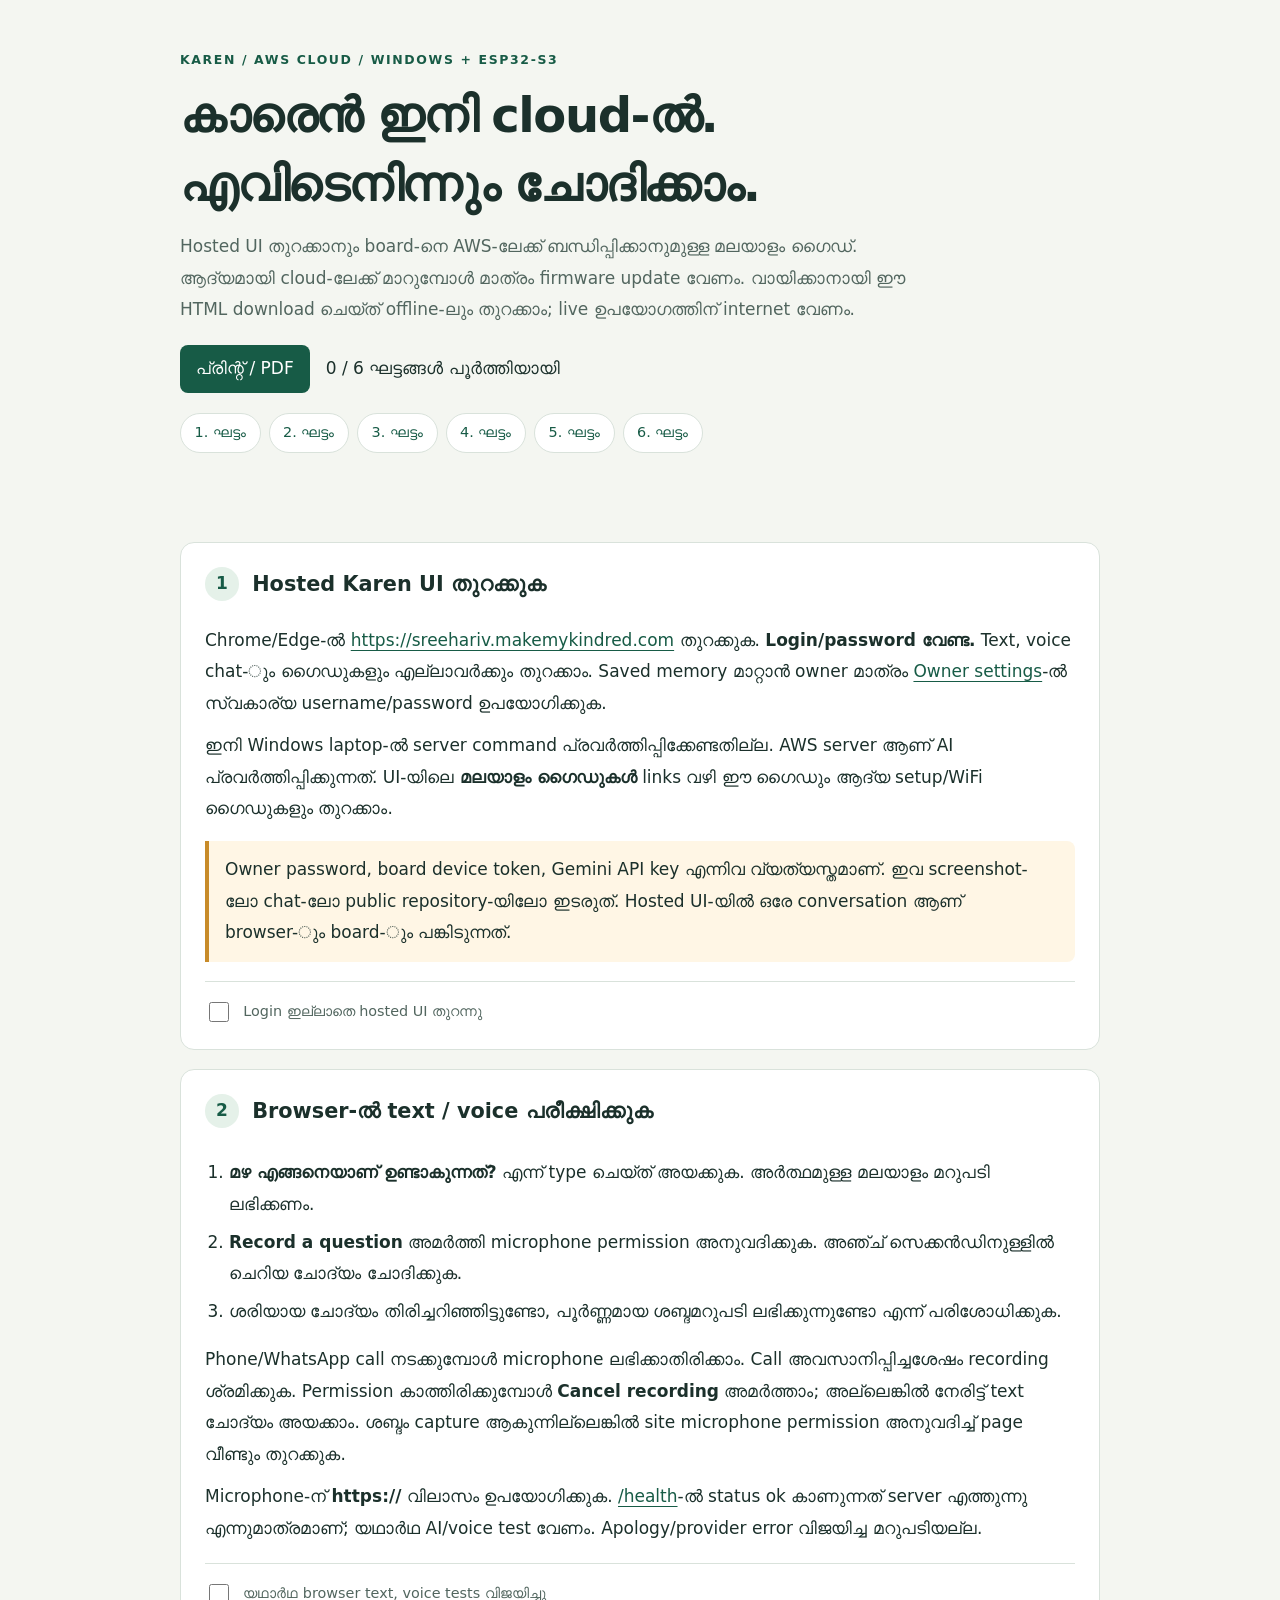
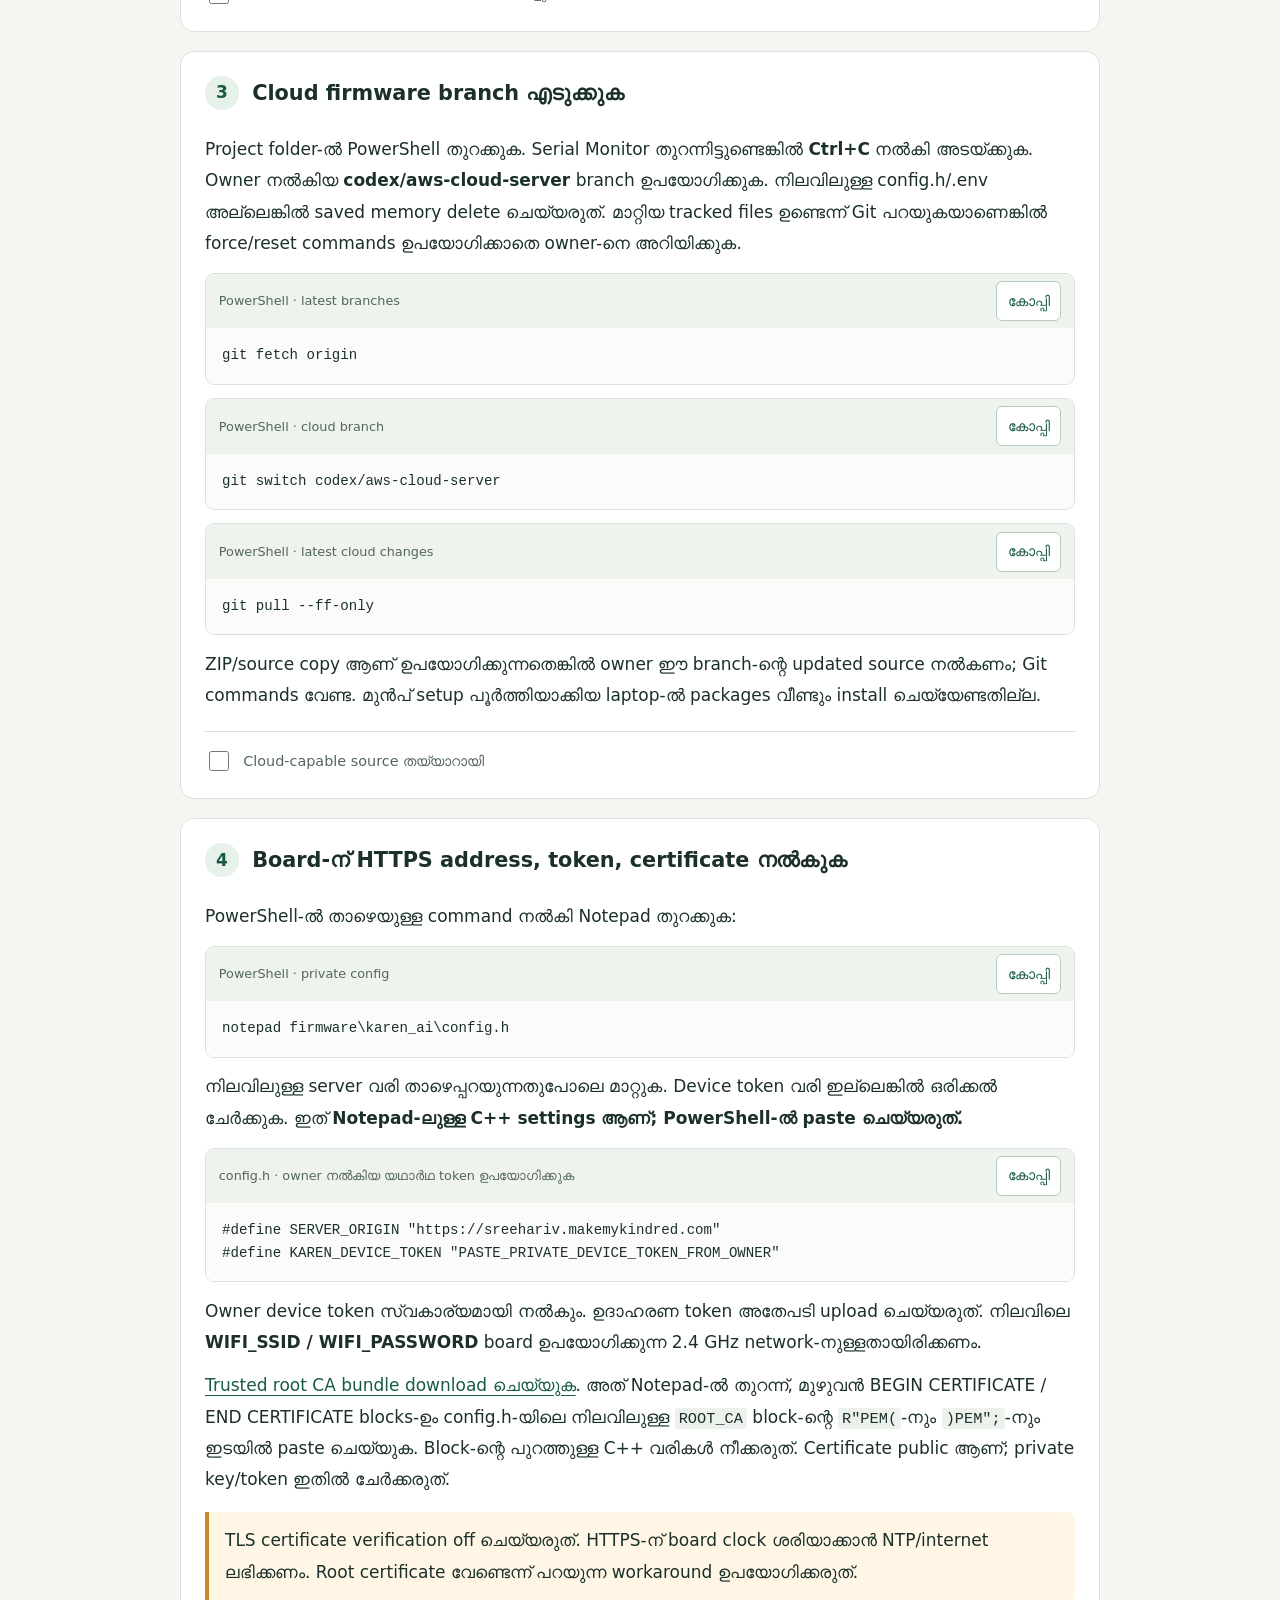
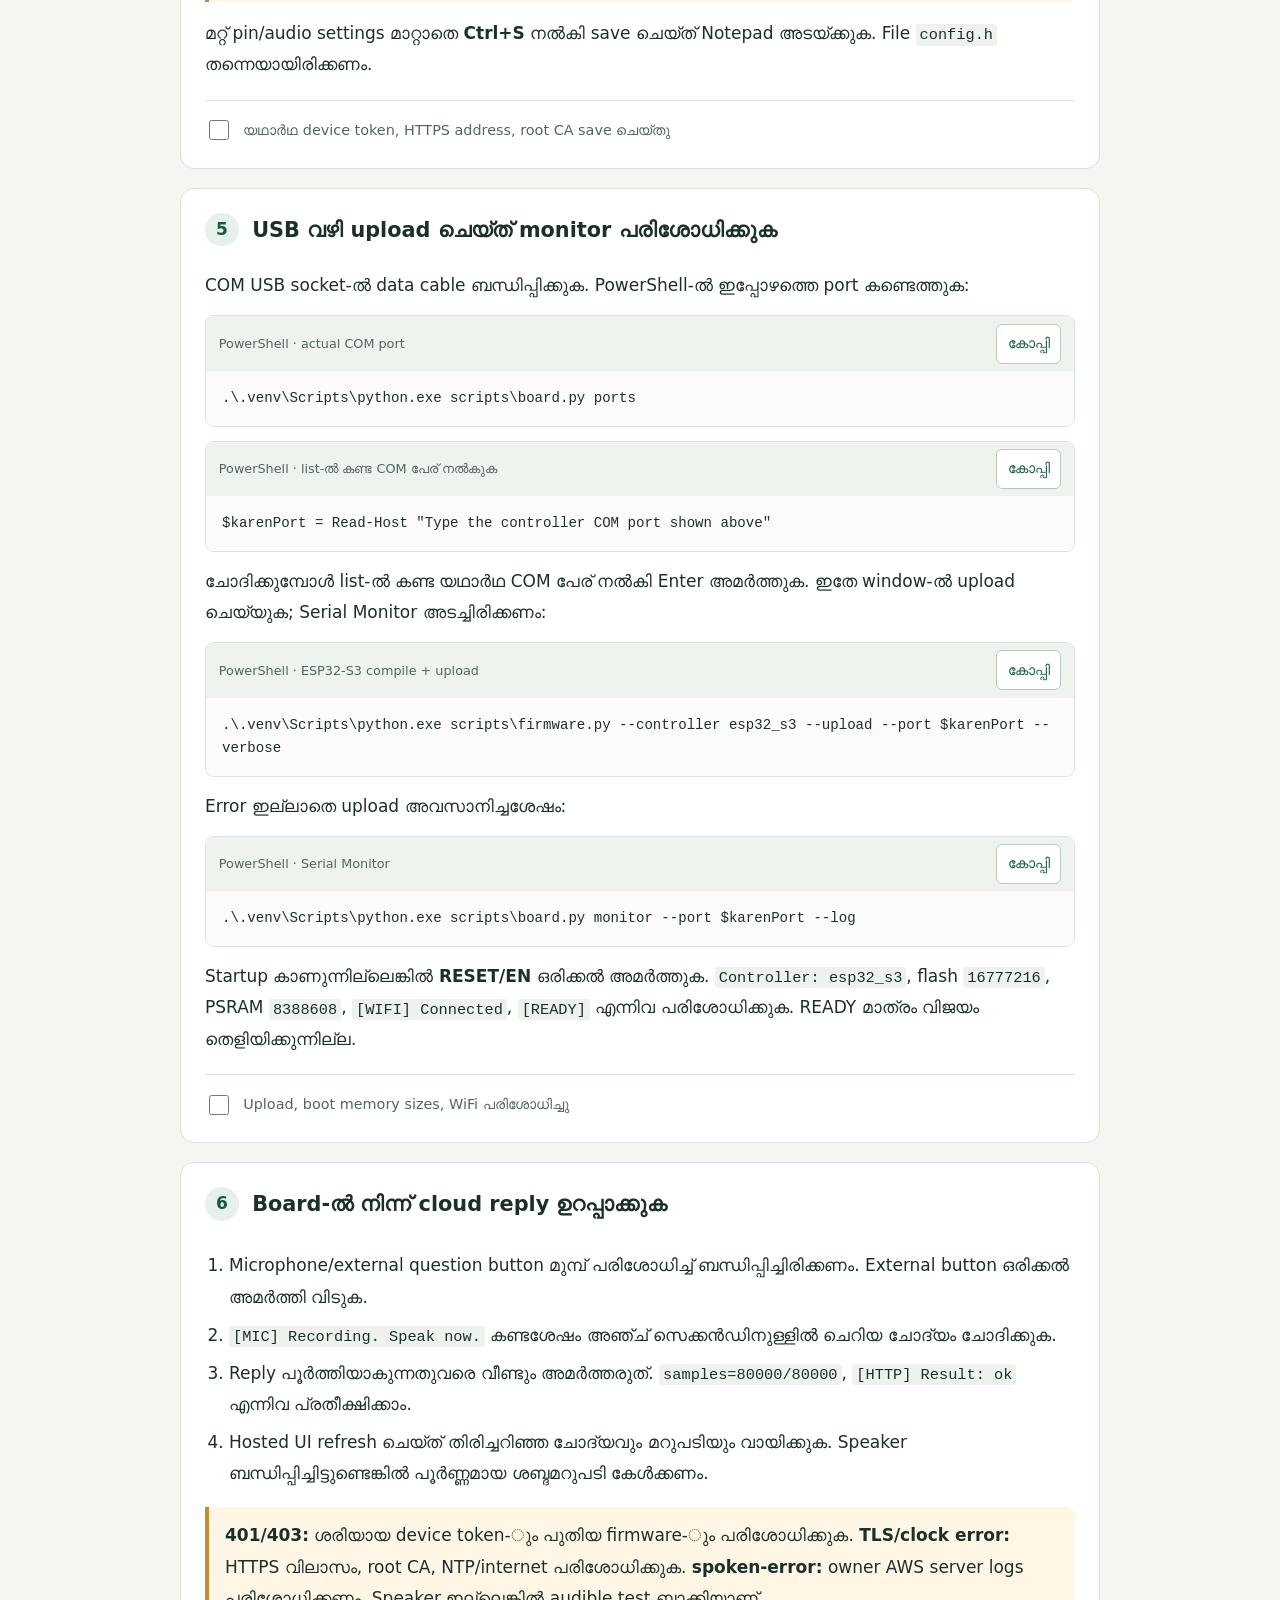
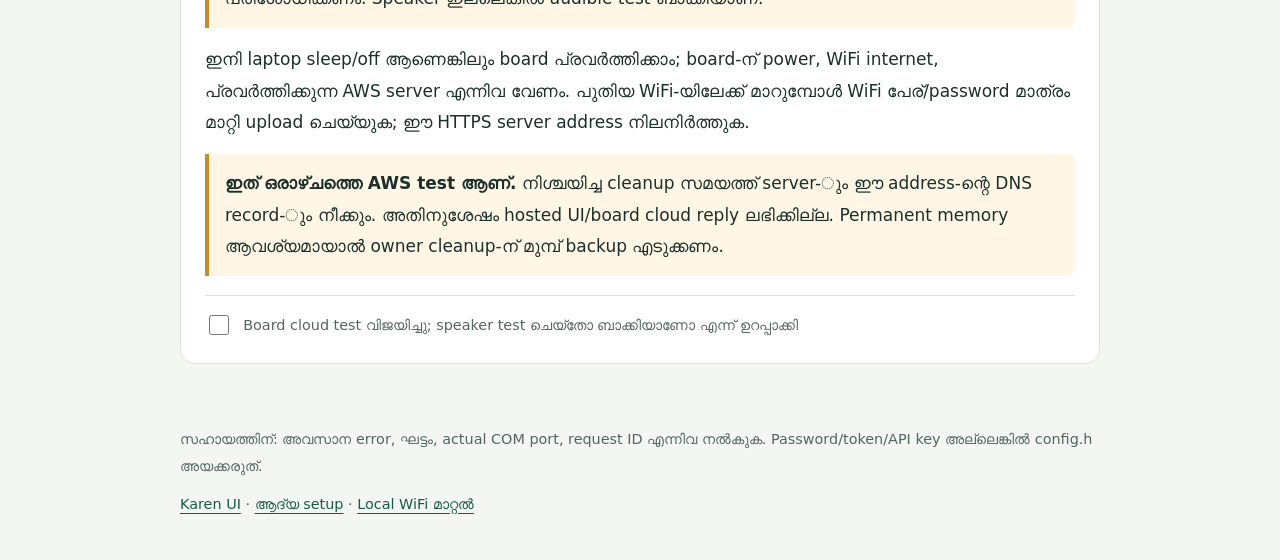
<file: docs/cloud-use-malayalam.html>
<!doctype html><html lang="ml"><head><meta charset="utf-8"><meta name="viewport" content="width=device-width,initial-scale=1"><meta name="description" content="AWS-ൽ പ്രവർത്തിക്കുന്ന Karen UI, Malayalam guides, ESP32-S3 HTTPS setup, cloud voice test."><title>Karen — Cloud ഉപയോഗിക്കാം</title><style>
    :root{color-scheme:light;--ink:#1b302b;--muted:#52665f;--green:#175b46;--line:#d9e2db;--paper:#fff;--bg:#f4f6f1}
    *{box-sizing:border-box}html{scroll-behavior:smooth;scroll-padding-top:1.5rem}
    body{margin:0;background:var(--bg);color:var(--ink);font-family:"Nirmala UI",Kartika,"Noto Sans Malayalam",system-ui,sans-serif;font-size:17px;line-height:1.85}
    a{color:var(--green);text-underline-offset:4px}button,input{font:inherit}button,a,input{touch-action:manipulation}
    button{cursor:pointer}button:focus-visible,a:focus-visible,input:focus-visible{outline:3px solid #d58616;outline-offset:4px}
    .skip{position:absolute;left:1rem;top:-6rem;padding:.7rem;background:white}.skip:focus{top:1rem}
    header,main,footer{max-width:960px;margin:auto;padding:2rem 1.25rem}header{padding-top:3rem;padding-bottom:1rem}
    .eyebrow{font-family:system-ui,sans-serif;font-size:.78rem;letter-spacing:.13em;font-weight:750;color:var(--green)}
    h1{font-size:clamp(1.8rem,5vw,3rem);line-height:1.45;letter-spacing:-.03em;margin:.6rem 0}h2{font-size:1.3rem;line-height:1.65;margin:0 0 .75rem}
    p{margin:.7rem 0}strong{font-weight:750}.lead{max-width:760px;color:var(--muted)}
    .tools{display:flex;align-items:center;gap:1rem;flex-wrap:wrap;margin:1.25rem 0}.tools button{background:var(--green);border:0;color:white;border-radius:8px;padding:.5rem 1rem}
    nav{display:flex;gap:.5rem;flex-wrap:wrap;margin:1.2rem 0}nav a{border:1px solid var(--line);background:white;border-radius:30px;padding:.35rem .85rem;text-decoration:none;font-size:.9rem}
    main{padding-top:0}.step{background:var(--paper);border:1px solid var(--line);border-radius:14px;margin:1.2rem 0;padding:1.5rem}
    .step-heading{display:flex;align-items:flex-start;gap:.85rem}.number{flex:none;display:grid;place-items:center;width:2.1rem;height:2.1rem;background:#e5f1e9;color:var(--green);border-radius:50%;font-family:system-ui,sans-serif;font-weight:750}
    .notice{border-left:4px solid #c88b29;background:#fff6e5;padding:.85rem 1rem;border-radius:0 8px 8px 0;margin:1rem 0}
    .go{border-left:4px solid var(--green);background:#edf6ef;padding:.85rem 1rem;border-radius:0 8px 8px 0;margin:1rem 0}
    .command{border:1px solid var(--line);border-radius:9px;overflow:hidden;margin:.85rem 0}
    .command-head{display:flex;justify-content:space-between;gap:.7rem;align-items:center;background:#eff3ee;padding:.45rem .8rem;font-size:.8rem;color:var(--muted)}
    .copy{flex:none;border:1px solid #b8c9be;background:white;color:var(--green);border-radius:6px;padding:.3rem .65rem;font-size:.85rem;min-height:40px}
    pre{margin:0;padding:1rem;background:#fbfcfa;white-space:pre-wrap;overflow-wrap:anywhere;line-height:1.65;font-size:.88rem}
    code{font-family:Consolas,"Cascadia Code",ui-monospace,monospace}p code,li code,dd code{background:#edf2ec;padding:.1rem .25rem;border-radius:3px;overflow-wrap:anywhere;font-size:.9em}
    ul,ol{padding-left:1.5rem}li{margin:.4rem 0}.done{display:flex;align-items:center;gap:.7rem;margin-top:1.2rem;padding-top:1rem;border-top:1px solid var(--line);color:var(--muted);font-size:.9rem}.done input{flex:none;width:20px;height:20px;accent-color:var(--green)}
    .step.complete{border-color:#6f9e81}dt{font-weight:750;margin-top:1rem}dd{margin:.3rem 0 1rem}
    footer{padding-top:0;color:var(--muted);font-size:.9rem}.status{font-size:.85rem;color:var(--green);min-height:1.5rem}.small{font-size:.88rem;color:var(--muted)}
    @media(max-width:520px){body{font-size:16px}.step{padding:1rem}header,main,footer{padding-left:.8rem;padding-right:.8rem}.command-head{padding:.45rem .6rem}pre{padding:.8rem}}
    @media(prefers-reduced-motion:reduce){html{scroll-behavior:auto}}
    @media print{body{background:white;font-size:11pt}header,main,footer{max-width:none;padding:.5rem}nav,.tools,.copy,.done,.status,.skip{display:none}.step{border-radius:0;break-inside:auto;margin:.75rem 0;padding:1rem}.command,.notice,.go{break-inside:avoid}h2,dt{break-after:avoid}a{color:inherit}pre{font-size:9pt}}
  </style></head><body><a class="skip" href="#guide">നിർദ്ദേശങ്ങളിലേക്ക് പോകുക</a><header><div class="eyebrow">KAREN / AWS CLOUD / WINDOWS + ESP32-S3</div><h1>കാരെൻ ഇനി cloud-ൽ.<br>എവിടെനിന്നും ചോദിക്കാം.</h1><p class="lead">Hosted UI തുറക്കാനും board-നെ AWS-ലേക്ക് ബന്ധിപ്പിക്കാനുമുള്ള മലയാളം ഗൈഡ്. ആദ്യമായി cloud-ലേക്ക് മാറുമ്പോൾ മാത്രം firmware update വേണം. വായിക്കാനായി ഈ HTML download ചെയ്ത് offline-ലും തുറക്കാം; live ഉപയോഗത്തിന് internet വേണം.</p><div class="tools"><button type="button" id="print">പ്രിന്റ് / PDF</button><span id="progress" aria-live="polite">0 / 6 ഘട്ടങ്ങൾ പൂർത്തിയായി</span></div><nav aria-label="ഘട്ടങ്ങൾ"><a href="#step1">1. ഘട്ടം</a><a href="#step2">2. ഘട്ടം</a><a href="#step3">3. ഘട്ടം</a><a href="#step4">4. ഘട്ടം</a><a href="#step5">5. ഘട്ടം</a><a href="#step6">6. ഘട്ടം</a></nav><p id="copy-status" class="status" role="status" aria-live="polite"></p></header><main id="guide"><section class="step" id="step1" aria-labelledby="title1"><div class="step-heading"><span class="number" aria-hidden="true">1</span><h2 id="title1">Hosted Karen UI തുറക്കുക</h2></div><p>Chrome/Edge-ൽ <a href="https://sreehariv.makemykindred.com/">https://sreehariv.makemykindred.com</a> തുറക്കുക. <strong>Login/password വേണ്ട.</strong> Text, voice chat-ും ഗൈഡുകളും എല്ലാവർക്കും തുറക്കാം. Saved memory മാറ്റാൻ owner മാത്രം <a href="https://sreehariv.makemykindred.com/admin">Owner settings</a>-ൽ സ്വകാര്യ username/password ഉപയോഗിക്കുക.</p><p>ഇനി Windows laptop-ൽ server command പ്രവർത്തിപ്പിക്കേണ്ടതില്ല. AWS server ആണ് AI പ്രവർത്തിപ്പിക്കുന്നത്. UI-യിലെ <strong>മലയാളം ഗൈഡുകൾ</strong> links വഴി ഈ ഗൈഡും ആദ്യ setup/WiFi ഗൈഡുകളും തുറക്കാം.</p><div class="notice">Owner password, board device token, Gemini API key എന്നിവ വ്യത്യസ്തമാണ്. ഇവ screenshot-ലോ chat-ലോ public repository-യിലോ ഇടരുത്. Hosted UI-യിൽ ഒരേ conversation ആണ് browser-ും board-ും പങ്കിടുന്നത്.</div><label class="done"><input type="checkbox">Login ഇല്ലാതെ hosted UI തുറന്നു</label></section><section class="step" id="step2" aria-labelledby="title2"><div class="step-heading"><span class="number" aria-hidden="true">2</span><h2 id="title2">Browser-ൽ text / voice പരീക്ഷിക്കുക</h2></div><ol><li><strong>മഴ എങ്ങനെയാണ് ഉണ്ടാകുന്നത്?</strong> എന്ന് type ചെയ്ത് അയക്കുക. അർത്ഥമുള്ള മലയാളം മറുപടി ലഭിക്കണം.</li><li><strong>Record a question</strong> അമർത്തി microphone permission അനുവദിക്കുക. അഞ്ച് സെക്കൻഡിനുള്ളിൽ ചെറിയ ചോദ്യം ചോദിക്കുക.</li><li>ശരിയായ ചോദ്യം തിരിച്ചറിഞ്ഞിട്ടുണ്ടോ, പൂർണ്ണമായ ശബ്ദമറുപടി ലഭിക്കുന്നുണ്ടോ എന്ന് പരിശോധിക്കുക.</li></ol><p>Phone/WhatsApp call നടക്കുമ്പോൾ microphone ലഭിക്കാതിരിക്കാം. Call അവസാനിപ്പിച്ചശേഷം recording ശ്രമിക്കുക. Permission കാത്തിരിക്കുമ്പോൾ <strong>Cancel recording</strong> അമർത്താം; അല്ലെങ്കിൽ നേരിട്ട് text ചോദ്യം അയക്കാം. ശബ്ദം capture ആകുന്നില്ലെങ്കിൽ site microphone permission അനുവദിച്ച് page വീണ്ടും തുറക്കുക.</p><p>Microphone-ന് <strong>https://</strong> വിലാസം ഉപയോഗിക്കുക. <a href="https://sreehariv.makemykindred.com/health">/health</a>-ൽ status ok കാണുന്നത് server എത്തുന്നു എന്നുമാത്രമാണ്; യഥാർഥ AI/voice test വേണം. Apology/provider error വിജയിച്ച മറുപടിയല്ല.</p><label class="done"><input type="checkbox">യഥാർഥ browser text, voice tests വിജയിച്ചു</label></section><section class="step" id="step3" aria-labelledby="title3"><div class="step-heading"><span class="number" aria-hidden="true">3</span><h2 id="title3">Cloud firmware branch എടുക്കുക</h2></div><p>Project folder-ൽ PowerShell തുറക്കുക. Serial Monitor തുറന്നിട്ടുണ്ടെങ്കിൽ <strong>Ctrl+C</strong> നൽകി അടയ്ക്കുക. Owner നൽകിയ <strong>codex/aws-cloud-server</strong> branch ഉപയോഗിക്കുക. നിലവിലുള്ള config.h/.env അല്ലെങ്കിൽ saved memory delete ചെയ്യരുത്. മാറ്റിയ tracked files ഉണ്ടെന്ന് Git പറയുകയാണെങ്കിൽ force/reset commands ഉപയോഗിക്കാതെ owner-നെ അറിയിക്കുക.</p><div class="command"><div class="command-head"><span>PowerShell · latest branches</span><button class="copy" type="button" data-copy="cmd-fetch" aria-describedby="cmd-fetch">കോപ്പി</button></div><pre><code id="cmd-fetch">git fetch origin</code></pre></div><div class="command"><div class="command-head"><span>PowerShell · cloud branch</span><button class="copy" type="button" data-copy="cmd-branch" aria-describedby="cmd-branch">കോപ്പി</button></div><pre><code id="cmd-branch">git switch codex/aws-cloud-server</code></pre></div><div class="command"><div class="command-head"><span>PowerShell · latest cloud changes</span><button class="copy" type="button" data-copy="cmd-pull" aria-describedby="cmd-pull">കോപ്പി</button></div><pre><code id="cmd-pull">git pull --ff-only</code></pre></div><p>ZIP/source copy ആണ് ഉപയോഗിക്കുന്നതെങ്കിൽ owner ഈ branch-ന്റെ updated source നൽകണം; Git commands വേണ്ട. മുൻപ് setup പൂർത്തിയാക്കിയ laptop-ൽ packages വീണ്ടും install ചെയ്യേണ്ടതില്ല.</p><label class="done"><input type="checkbox">Cloud-capable source തയ്യാറായി</label></section><section class="step" id="step4" aria-labelledby="title4"><div class="step-heading"><span class="number" aria-hidden="true">4</span><h2 id="title4">Board-ന് HTTPS address, token, certificate നൽകുക</h2></div><p>PowerShell-ൽ താഴെയുള്ള command നൽകി Notepad തുറക്കുക:</p><div class="command"><div class="command-head"><span>PowerShell · private config</span><button class="copy" type="button" data-copy="cmd-config" aria-describedby="cmd-config">കോപ്പി</button></div><pre><code id="cmd-config">notepad firmware\karen_ai\config.h</code></pre></div><p>നിലവിലുള്ള server വരി താഴെപ്പറയുന്നതുപോലെ മാറ്റുക. Device token വരി ഇല്ലെങ്കിൽ ഒരിക്കൽ ചേർക്കുക. ഇത് <strong>Notepad-ലുള്ള C++ settings ആണ്; PowerShell-ൽ paste ചെയ്യരുത്.</strong></p><div class="command"><div class="command-head"><span>config.h · owner നൽകിയ യഥാർഥ token ഉപയോഗിക്കുക</span><button class="copy" type="button" data-copy="cloud-config" aria-describedby="cloud-config">കോപ്പി</button></div><pre><code id="cloud-config">#define SERVER_ORIGIN &quot;https://sreehariv.makemykindred.com&quot;
#define KAREN_DEVICE_TOKEN &quot;PASTE_PRIVATE_DEVICE_TOKEN_FROM_OWNER&quot;</code></pre></div><p>Owner device token സ്വകാര്യമായി നൽകും. ഉദാഹരണ token അതേപടി upload ചെയ്യരുത്. നിലവിലെ <strong>WIFI_SSID / WIFI_PASSWORD</strong> board ഉപയോഗിക്കുന്ന 2.4 GHz network-നുള്ളതായിരിക്കണം.</p><p><a href="cloud-root-ca.pem" download>Trusted root CA bundle download ചെയ്യുക</a>. അത് Notepad-ൽ തുറന്ന്, മുഴുവൻ BEGIN CERTIFICATE / END CERTIFICATE blocks-ഉം config.h-യിലെ നിലവിലുള്ള <code>ROOT_CA</code> block-ന്റെ <code>R"PEM(</code>-നും <code>)PEM";</code>-നും ഇടയിൽ paste ചെയ്യുക. Block-ന്റെ പുറത്തുള്ള C++ വരികൾ നീക്കരുത്. Certificate public ആണ്; private key/token ഇതിൽ ചേർക്കരുത്.</p><div class="notice">TLS certificate verification off ചെയ്യരുത്. HTTPS-ന് board clock ശരിയാക്കാൻ NTP/internet ലഭിക്കണം. Root certificate വേണ്ടെന്ന് പറയുന്ന workaround ഉപയോഗിക്കരുത്.</div><p>മറ്റ് pin/audio settings മാറ്റാതെ <strong>Ctrl+S</strong> നൽകി save ചെയ്ത് Notepad അടയ്ക്കുക. File <code>config.h</code> തന്നെയായിരിക്കണം.</p><label class="done"><input type="checkbox">യഥാർഥ device token, HTTPS address, root CA save ചെയ്തു</label></section><section class="step" id="step5" aria-labelledby="title5"><div class="step-heading"><span class="number" aria-hidden="true">5</span><h2 id="title5">USB വഴി upload ചെയ്ത് monitor പരിശോധിക്കുക</h2></div><p>COM USB socket-ൽ data cable ബന്ധിപ്പിക്കുക. PowerShell-ൽ ഇപ്പോഴത്തെ port കണ്ടെത്തുക:</p><div class="command"><div class="command-head"><span>PowerShell · actual COM port</span><button class="copy" type="button" data-copy="cmd-ports" aria-describedby="cmd-ports">കോപ്പി</button></div><pre><code id="cmd-ports">.\.venv\Scripts\python.exe scripts\board.py ports</code></pre></div><div class="command"><div class="command-head"><span>PowerShell · list-ൽ കണ്ട COM പേര് നൽകുക</span><button class="copy" type="button" data-copy="cmd-port" aria-describedby="cmd-port">കോപ്പി</button></div><pre><code id="cmd-port">$karenPort = Read-Host &quot;Type the controller COM port shown above&quot;</code></pre></div><p>ചോദിക്കുമ്പോൾ list-ൽ കണ്ട യഥാർഥ COM പേര് നൽകി Enter അമർത്തുക. ഇതേ window-ൽ upload ചെയ്യുക; Serial Monitor അടച്ചിരിക്കണം:</p><div class="command"><div class="command-head"><span>PowerShell · ESP32-S3 compile + upload</span><button class="copy" type="button" data-copy="cmd-upload" aria-describedby="cmd-upload">കോപ്പി</button></div><pre><code id="cmd-upload">.\.venv\Scripts\python.exe scripts\firmware.py --controller esp32_s3 --upload --port $karenPort --verbose</code></pre></div><p>Error ഇല്ലാതെ upload അവസാനിച്ചശേഷം:</p><div class="command"><div class="command-head"><span>PowerShell · Serial Monitor</span><button class="copy" type="button" data-copy="cmd-monitor" aria-describedby="cmd-monitor">കോപ്പി</button></div><pre><code id="cmd-monitor">.\.venv\Scripts\python.exe scripts\board.py monitor --port $karenPort --log</code></pre></div><p>Startup കാണുന്നില്ലെങ്കിൽ <strong>RESET/EN</strong> ഒരിക്കൽ അമർത്തുക. <code>Controller: esp32_s3</code>, flash <code>16777216</code>, PSRAM <code>8388608</code>, <code>[WIFI] Connected</code>, <code>[READY]</code> എന്നിവ പരിശോധിക്കുക. READY മാത്രം വിജയം തെളിയിക്കുന്നില്ല.</p><label class="done"><input type="checkbox">Upload, boot memory sizes, WiFi പരിശോധിച്ചു</label></section><section class="step" id="step6" aria-labelledby="title6"><div class="step-heading"><span class="number" aria-hidden="true">6</span><h2 id="title6">Board-ൽ നിന്ന് cloud reply ഉറപ്പാക്കുക</h2></div><ol><li>Microphone/external question button മുമ്പ് പരിശോധിച്ച് ബന്ധിപ്പിച്ചിരിക്കണം. External button ഒരിക്കൽ അമർത്തി വിടുക.</li><li><code>[MIC] Recording. Speak now.</code> കണ്ടശേഷം അഞ്ച് സെക്കൻഡിനുള്ളിൽ ചെറിയ ചോദ്യം ചോദിക്കുക.</li><li>Reply പൂർത്തിയാകുന്നതുവരെ വീണ്ടും അമർത്തരുത്. <code>samples=80000/80000</code>, <code>[HTTP] Result: ok</code> എന്നിവ പ്രതീക്ഷിക്കാം.</li><li>Hosted UI refresh ചെയ്ത് തിരിച്ചറിഞ്ഞ ചോദ്യവും മറുപടിയും വായിക്കുക. Speaker ബന്ധിപ്പിച്ചിട്ടുണ്ടെങ്കിൽ പൂർണ്ണമായ ശബ്ദമറുപടി കേൾക്കണം.</li></ol><div class="notice"><strong>401/403:</strong> ശരിയായ device token-ും പുതിയ firmware-ും പരിശോധിക്കുക. <strong>TLS/clock error:</strong> HTTPS വിലാസം, root CA, NTP/internet പരിശോധിക്കുക. <strong>spoken-error:</strong> owner AWS server logs പരിശോധിക്കണം. Speaker ഇല്ലെങ്കിൽ audible test ബാക്കിയാണ്.</div><p>ഇനി laptop sleep/off ആണെങ്കിലും board പ്രവർത്തിക്കാം; board-ന് power, WiFi internet, പ്രവർത്തിക്കുന്ന AWS server എന്നിവ വേണം. പുതിയ WiFi-യിലേക്ക് മാറുമ്പോൾ WiFi പേര്/password മാത്രം മാറ്റി upload ചെയ്യുക; ഈ HTTPS server address നിലനിർത്തുക.</p><div class="notice"><strong>ഇത് ഒരാഴ്ചത്തെ AWS test ആണ്.</strong> നിശ്ചയിച്ച cleanup സമയത്ത് server-ും ഈ address-ന്റെ DNS record-ും നീക്കും. അതിനുശേഷം hosted UI/board cloud reply ലഭിക്കില്ല. Permanent memory ആവശ്യമായാൽ owner cleanup-ന് മുമ്പ് backup എടുക്കണം.</div><label class="done"><input type="checkbox">Board cloud test വിജയിച്ചു; speaker test ചെയ്തോ ബാക്കിയാണോ എന്ന് ഉറപ്പാക്കി</label></section></main><footer><p>സഹായത്തിന്: അവസാന error, ഘട്ടം, actual COM port, request ID എന്നിവ നൽകുക. Password/token/API key അല്ലെങ്കിൽ config.h അയക്കരുത്.</p><p><a href="https://sreehariv.makemykindred.com/">Karen UI</a> · <a href="windows-setup-malayalam.html">ആദ്യ setup</a> · <a href="windows-wifi-change-malayalam.html">Local WiFi മാറ്റൽ</a></p></footer><script>
  'use strict';
  document.getElementById('print').addEventListener('click', () => window.print());
  const checklist = document.querySelectorAll('.done input');
  checklist.forEach(input => input.addEventListener('change', () => {
    input.closest('.step').classList.toggle('complete', input.checked);
    const count = document.querySelectorAll('.done input:checked').length;
    document.getElementById('progress').textContent = `${count} / ${checklist.length} ഘട്ടങ്ങൾ പൂർത്തിയായി`;
  }));
  const copyFeedbackTimers = new WeakMap();
  let copyStatusTimer;
  document.querySelectorAll('[data-copy]').forEach(button => button.addEventListener('click', async () => {
    const code = document.getElementById(button.dataset.copy);
    const text = code.textContent;
    let copied = false;
    try {
      if (navigator.clipboard && window.isSecureContext) {
        await navigator.clipboard.writeText(text);
        copied = true;
      }
    } catch (_) { /* File/permission restrictions: try the local fallback. */ }
    if (!copied) {
      const area = document.createElement('textarea');
      area.value = text;
      area.setAttribute('aria-label', 'Copy command');
      area.style.cssText = 'position:fixed;top:0;left:0;width:1px;height:1px;opacity:0';
      document.body.appendChild(area);
      area.focus(); area.select();
      try { copied = document.execCommand('copy'); } catch (_) { copied = false; }
      area.remove();
    }
    if (!copied) {
      const range = document.createRange(); range.selectNodeContents(code);
      const selection = window.getSelection(); selection.removeAllRanges(); selection.addRange(range);
    }
    button.textContent = copied ? 'കോപ്പി ചെയ്തു' : 'Ctrl+C നൽകുക';
    document.getElementById('copy-status').textContent = copied
      ? 'കോപ്പി ചെയ്തു. സൂചിപ്പിച്ച window-ൽ ഈ command മാത്രം paste ചെയ്യുക.'
      : 'Text തിരഞ്ഞെടുത്തു. Ctrl+C ഉപയോഗിച്ച് കോപ്പി ചെയ്യുക.';
    clearTimeout(copyFeedbackTimers.get(button));
    copyFeedbackTimers.set(button, setTimeout(() => {
      button.textContent = 'കോപ്പി';
      copyFeedbackTimers.delete(button);
    }, 4000));
    clearTimeout(copyStatusTimer);
    copyStatusTimer = setTimeout(() => {
      document.getElementById('copy-status').textContent = '';
    }, 4000);
    if (copied) button.focus({preventScroll:true});
  }));
</script></body></html>
</file>
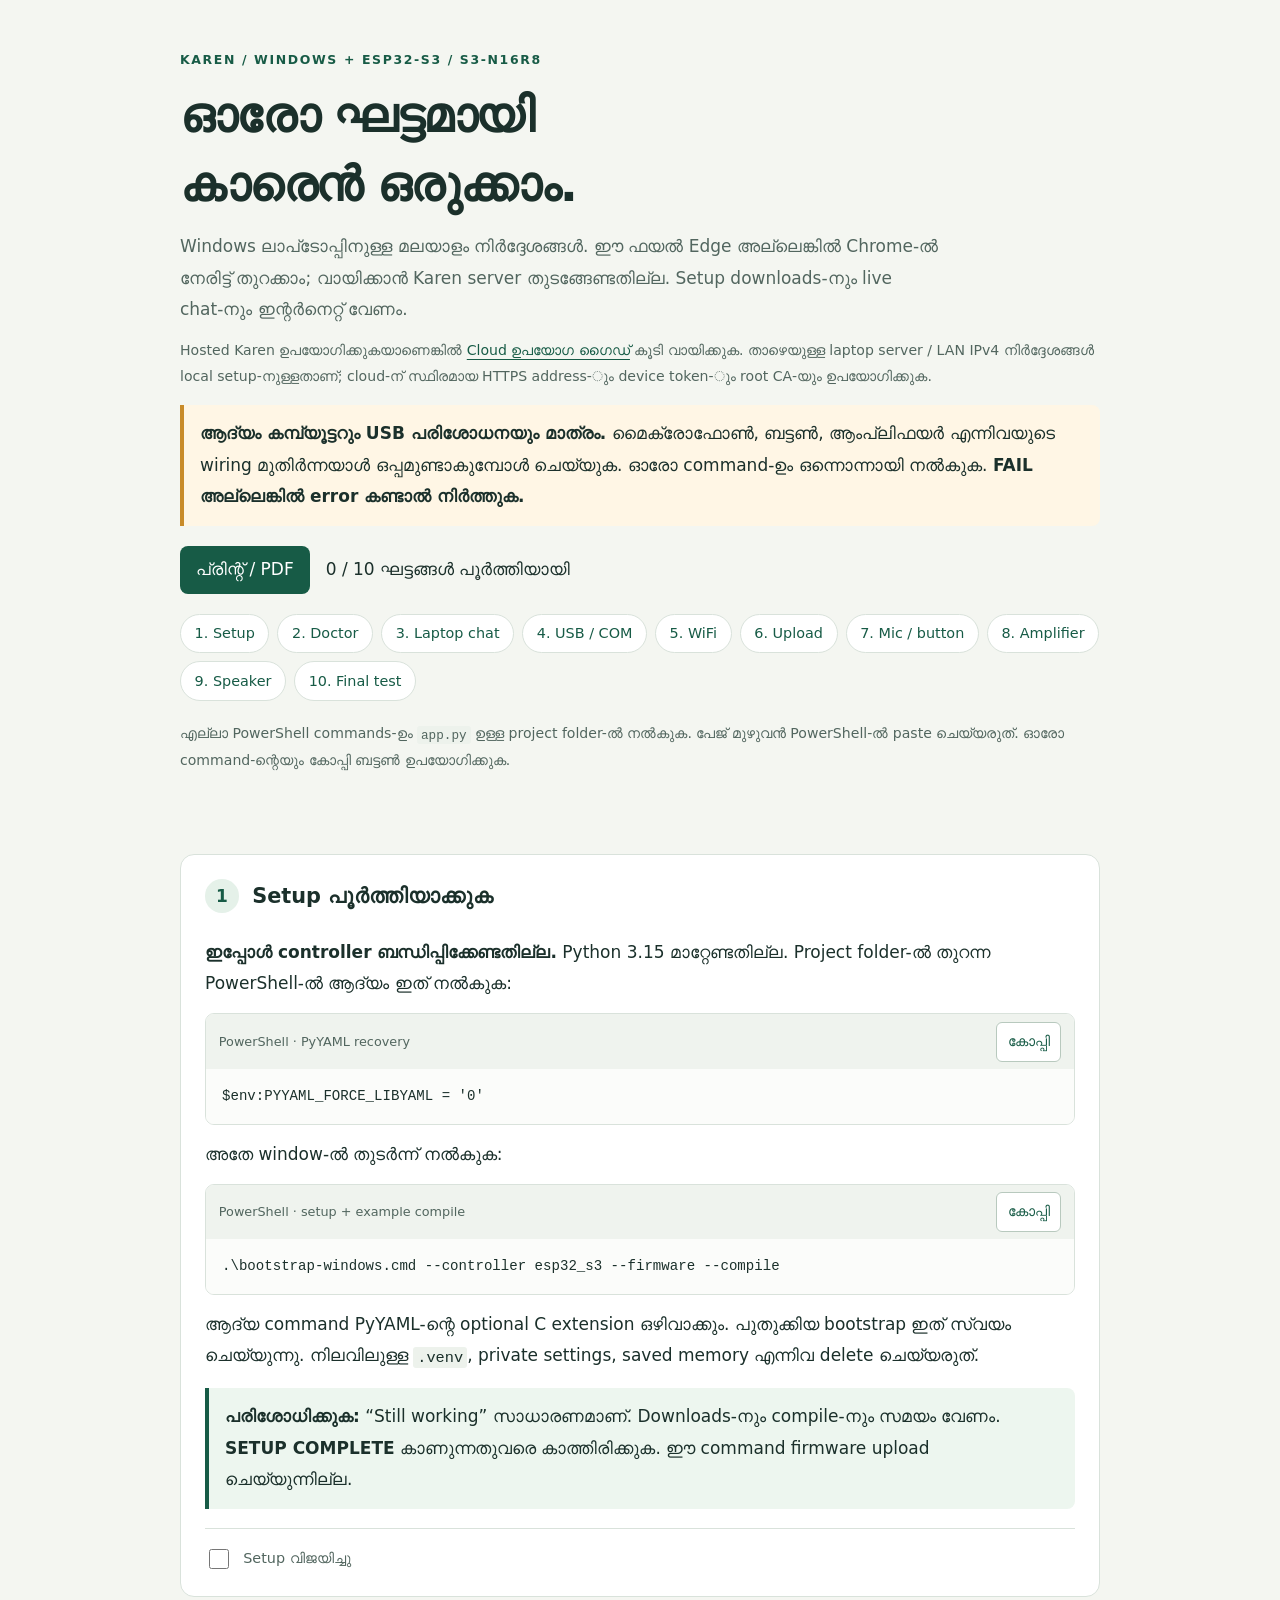
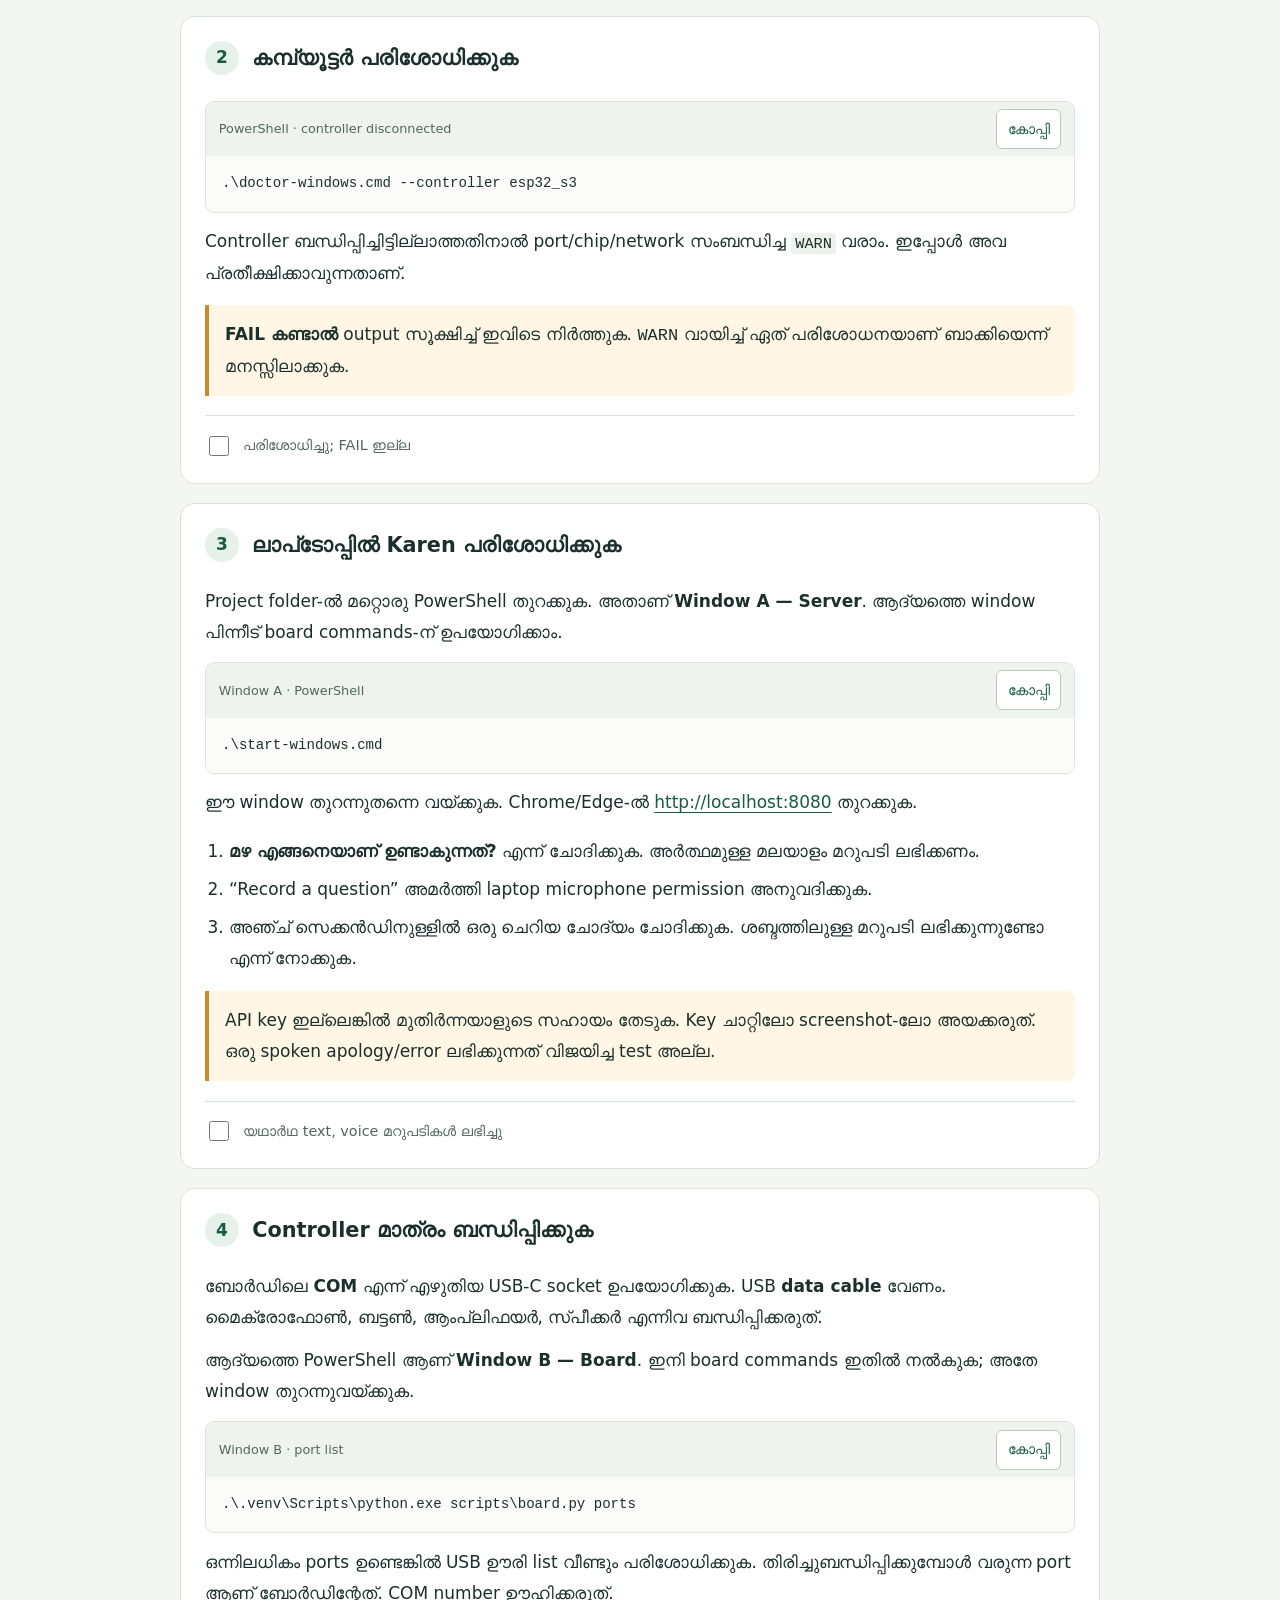
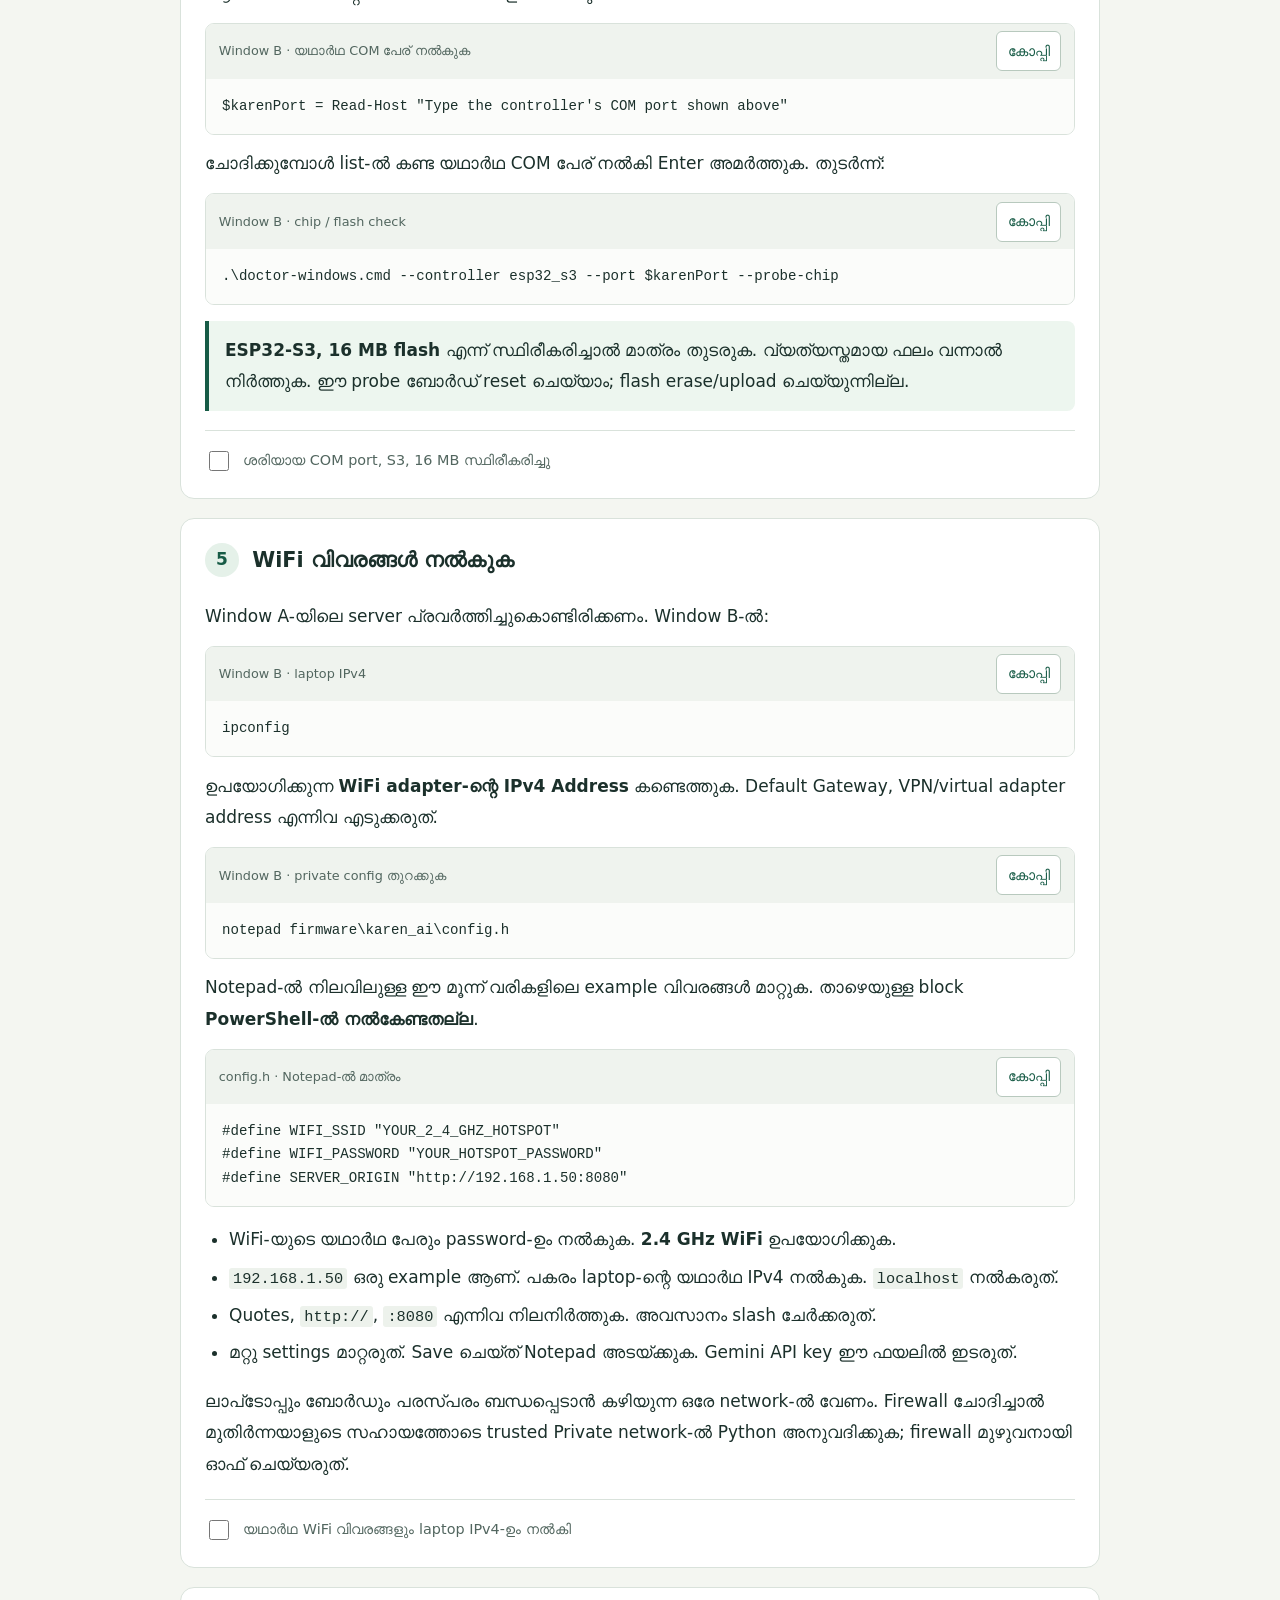
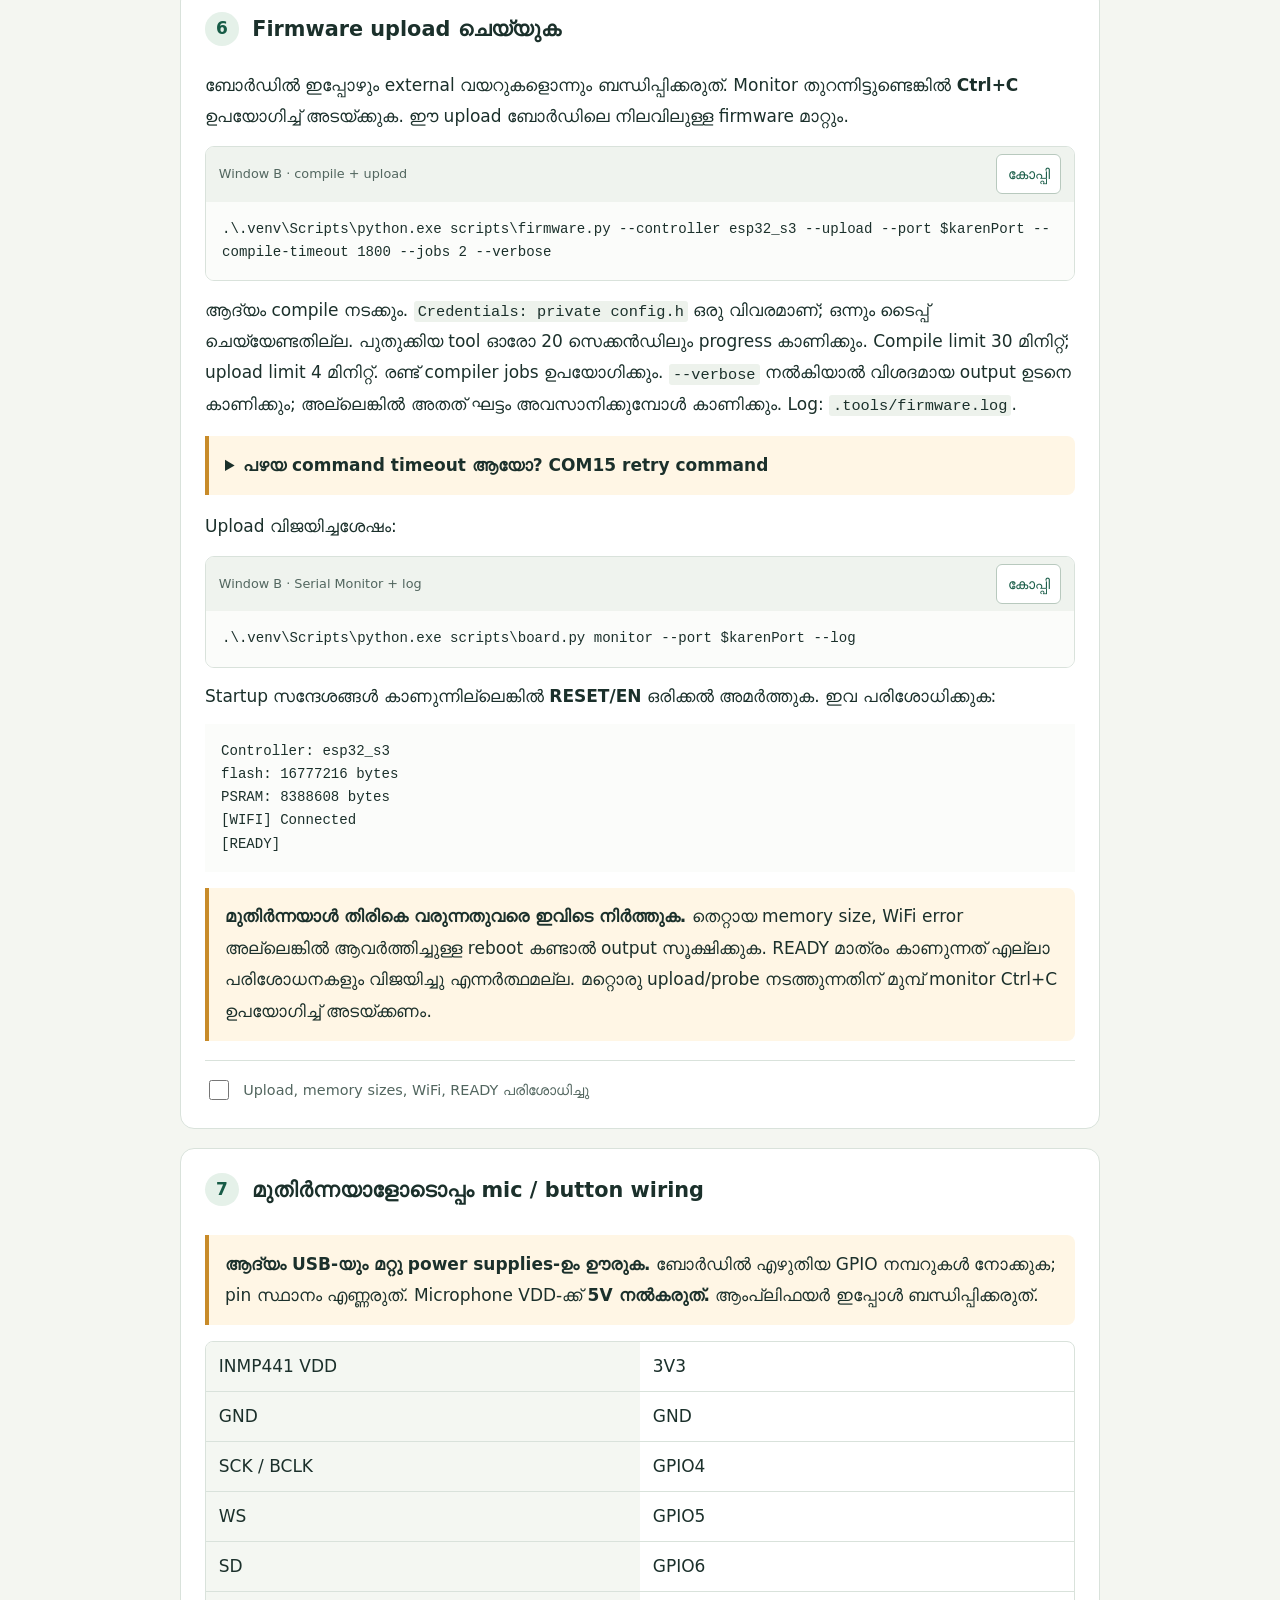
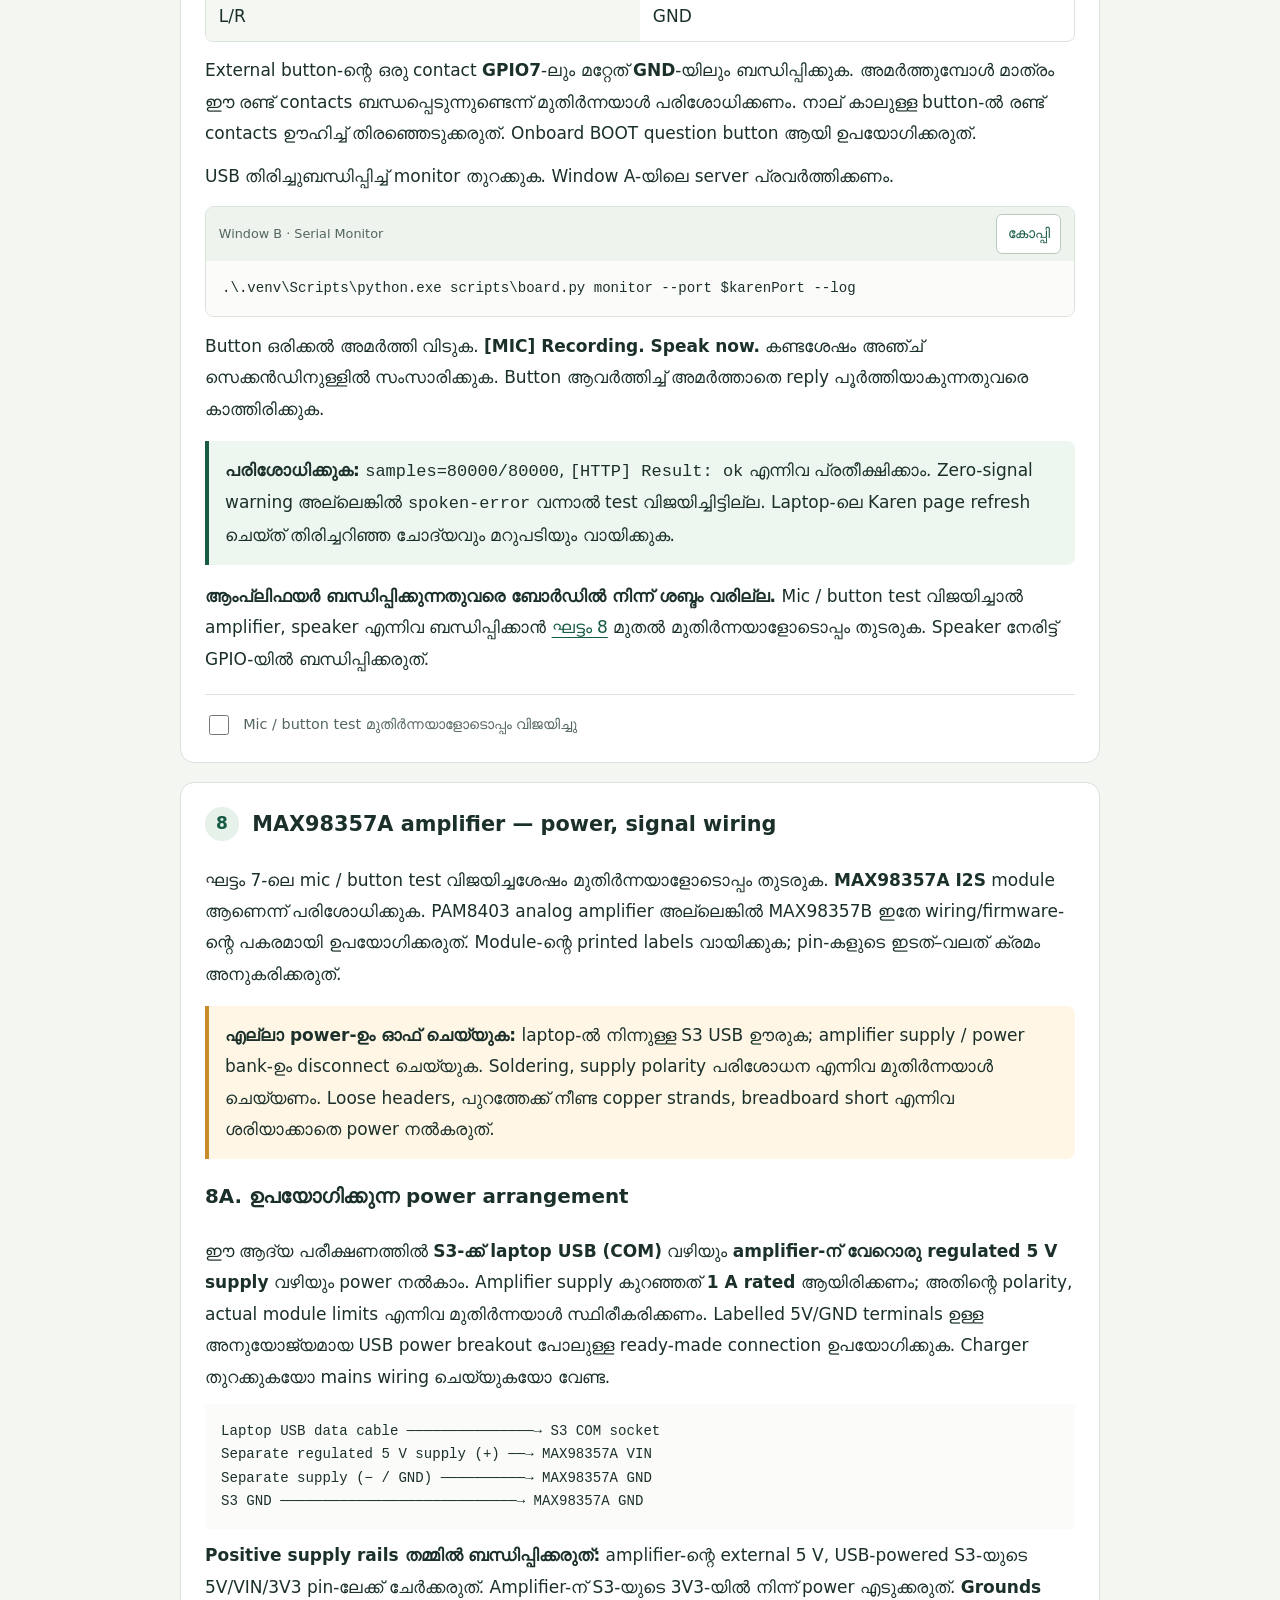
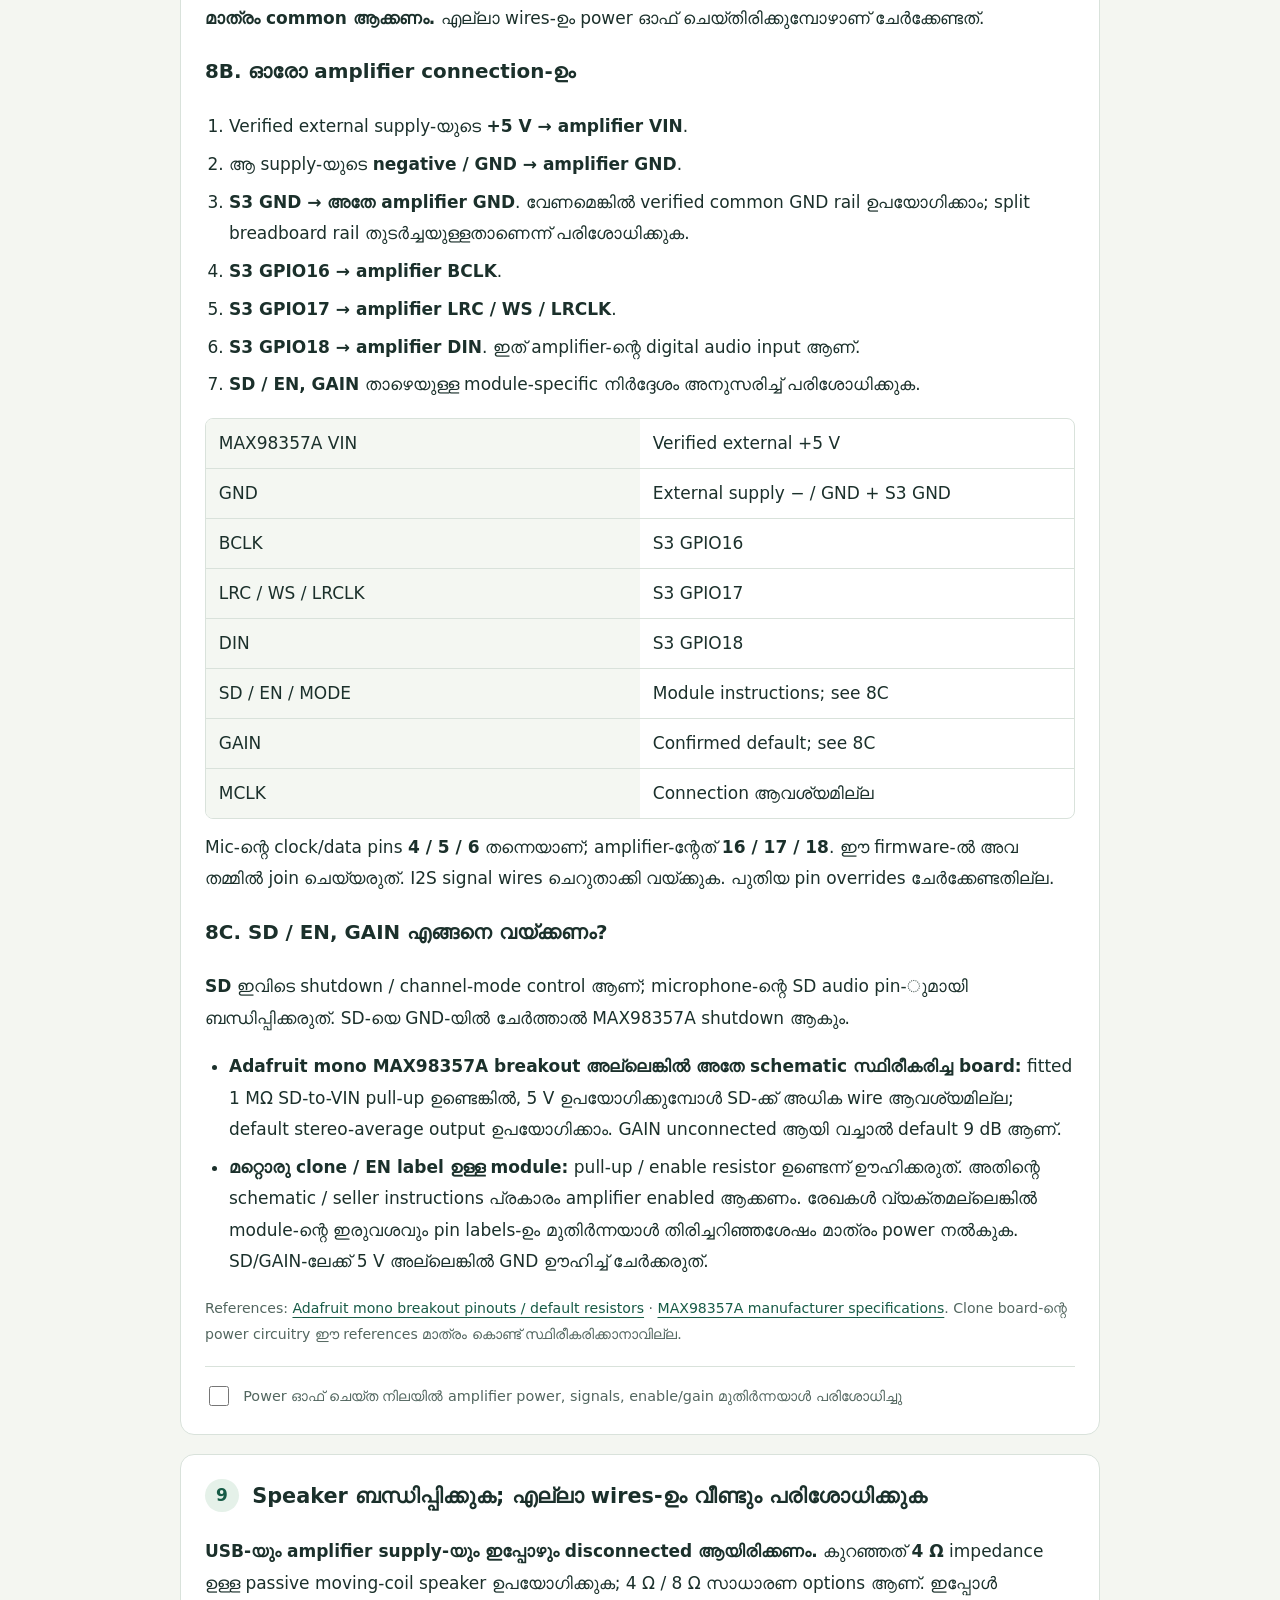
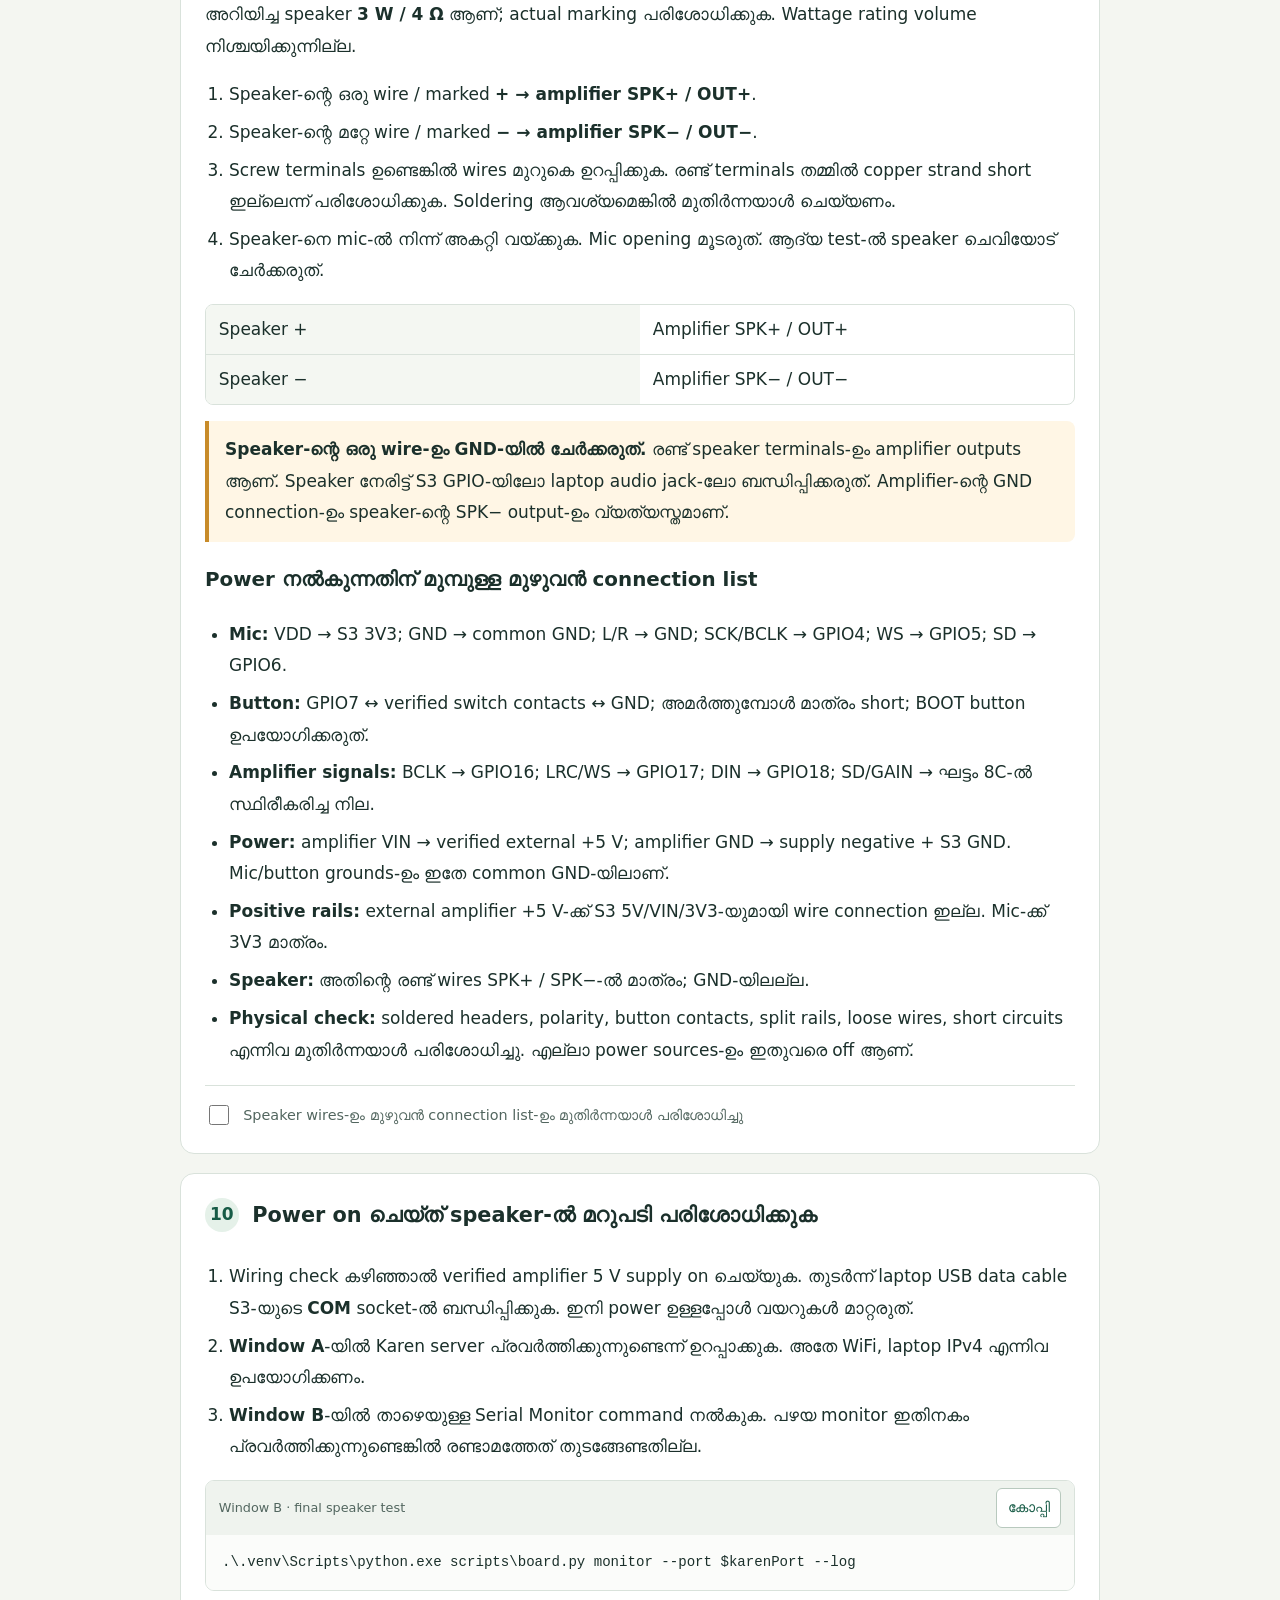
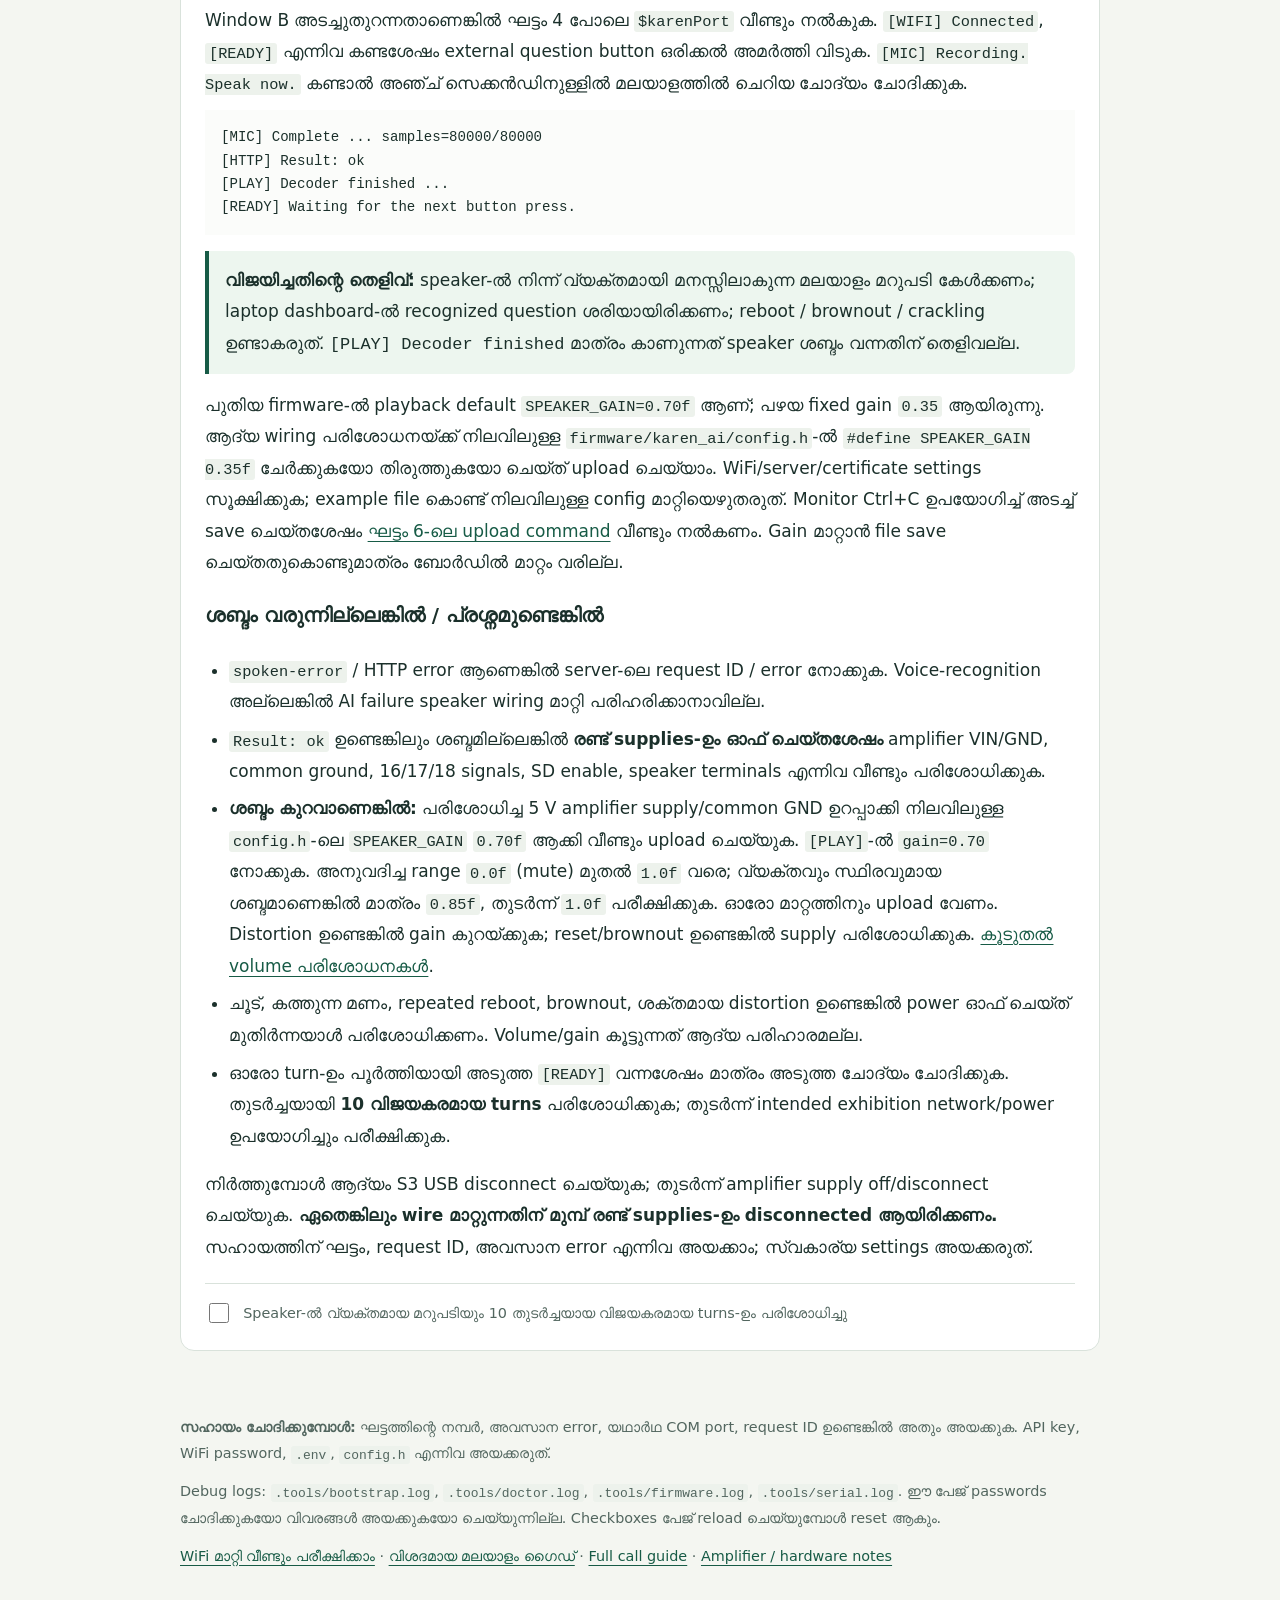
<file: docs/windows-setup-malayalam.html>
<!doctype html>
<html lang="ml">
<head>
  <meta charset="utf-8">
  <meta name="viewport" content="width=device-width, initial-scale=1">
  <meta name="description" content="Windows ലാപ്‌ടോപ്പും ESP32-S3 controller-ഉം ഉപയോഗിച്ച് Karen ഒരുക്കാനുള്ള മലയാളം നിർദ്ദേശങ്ങൾ.">
  <title>Karen — മലയാളം Setup Guide</title>
  <style>
    :root{color-scheme:light;--ink:#1b302b;--muted:#52665f;--green:#175b46;--line:#d9e2db;--paper:#fff;--bg:#f4f6f1}
    *{box-sizing:border-box}html{scroll-behavior:smooth;scroll-padding-top:1.5rem}
    body{margin:0;background:var(--bg);color:var(--ink);font-family:"Nirmala UI",Kartika,"Noto Sans Malayalam",system-ui,sans-serif;font-size:17px;line-height:1.85}
    a{color:var(--green);text-underline-offset:4px}button,input{font:inherit}button,a,input{touch-action:manipulation}
    button{cursor:pointer}button:focus-visible,a:focus-visible,input:focus-visible{outline:3px solid #d58616;outline-offset:4px}
    .skip{position:absolute;left:1rem;top:-6rem;padding:.7rem;background:white}.skip:focus{top:1rem}
    header,main,footer{max-width:960px;margin:auto;padding:2rem 1.25rem}header{padding-top:3rem;padding-bottom:1rem}
    .eyebrow{font-family:system-ui,sans-serif;font-size:.78rem;letter-spacing:.13em;font-weight:750;color:var(--green)}
    h1{font-size:clamp(1.8rem,5vw,3rem);line-height:1.45;letter-spacing:-.03em;margin:.6rem 0}h2{font-size:1.3rem;line-height:1.65;margin:0 0 .75rem}
    p{margin:.7rem 0}strong{font-weight:750}.lead{max-width:760px;color:var(--muted)}
    .tools{display:flex;align-items:center;gap:1rem;flex-wrap:wrap;margin:1.25rem 0}.tools button{background:var(--green);border:0;color:white;border-radius:8px;padding:.5rem 1rem}
    nav{display:flex;gap:.5rem;flex-wrap:wrap;margin:1.2rem 0}nav a{border:1px solid var(--line);background:white;border-radius:30px;padding:.35rem .85rem;text-decoration:none;font-size:.9rem}
    main{padding-top:0}.step{background:var(--paper);border:1px solid var(--line);border-radius:14px;margin:1.2rem 0;padding:1.5rem}
    .step-heading{display:flex;align-items:flex-start;gap:.85rem}.number{flex:none;display:grid;place-items:center;width:2.1rem;height:2.1rem;background:#e5f1e9;color:var(--green);border-radius:50%;font-family:system-ui,sans-serif;font-weight:750}
    .notice{border-left:4px solid #c88b29;background:#fff6e5;padding:.85rem 1rem;border-radius:0 8px 8px 0;margin:1rem 0}
    .go{border-left:4px solid var(--green);background:#edf6ef;padding:.85rem 1rem;border-radius:0 8px 8px 0;margin:1rem 0}
    .command{border:1px solid var(--line);border-radius:9px;overflow:hidden;margin:.85rem 0}
    .command-head{display:flex;justify-content:space-between;gap:.7rem;align-items:center;background:#eff3ee;padding:.45rem .8rem;font-size:.8rem;color:var(--muted)}
    .copy{flex:none;border:1px solid #b8c9be;background:white;color:var(--green);border-radius:6px;padding:.3rem .65rem;font-size:.85rem;min-height:40px}
    pre{margin:0;padding:1rem;background:#fbfcfa;white-space:pre-wrap;overflow-wrap:anywhere;line-height:1.65;font-size:.88rem}
    code{font-family:Consolas,"Cascadia Code",ui-monospace,monospace}p code,li code{background:#edf2ec;padding:.1rem .25rem;border-radius:3px;overflow-wrap:anywhere;font-size:.9em}
    ul,ol{padding-left:1.5rem}li{margin:.4rem 0}.done{display:flex;align-items:center;gap:.7rem;margin-top:1.2rem;padding-top:1rem;border-top:1px solid var(--line);color:var(--muted);font-size:.9rem}.done input{width:20px;height:20px;accent-color:var(--green)}
    .step.complete{border-color:#6f9e81}.wiring{display:grid;grid-template-columns:minmax(0,1fr) minmax(0,1fr);gap:0;margin:.8rem 0;border:1px solid var(--line);border-radius:8px;overflow:hidden}.wiring dt,.wiring dd{overflow-wrap:anywhere;min-width:0;margin:0;padding:.55rem .8rem;border-bottom:1px solid var(--line)}.wiring dt{background:#f4f7f2;font-family:system-ui,sans-serif}.wiring dd{font-family:system-ui,sans-serif}.wiring :nth-last-child(-n+2){border-bottom:0}
    footer{padding-top:0;color:var(--muted);font-size:.9rem}.status{font-size:.85rem;color:var(--green);min-height:1.5rem}.small{font-size:.88rem;color:var(--muted)}
    @media(max-width:520px){body{font-size:16px}.step{padding:1rem}header,main,footer{padding-left:.8rem;padding-right:.8rem}.command-head{padding:.45rem .6rem}pre{padding:.8rem}}
    @media(prefers-reduced-motion:reduce){html{scroll-behavior:auto}}
    @media print{body{background:white;font-size:11pt}header,main,footer{max-width:none;padding:.5rem}nav,.tools,.copy,.done,.status,.skip{display:none}.step{border-radius:0;break-inside:auto;margin:.75rem 0;padding:1rem}.command,.notice,.go,.wiring{break-inside:avoid}h2{break-after:avoid}a{color:inherit}pre{font-size:9pt}}
  </style>
</head>
<body>
<a class="skip" href="#guide">നിർദ്ദേശങ്ങളിലേക്ക് പോകുക</a>
<header>
  <div class="eyebrow">KAREN / WINDOWS + ESP32-S3 / S3-N16R8</div>
  <h1>ഓരോ ഘട്ടമായി<br>കാരെൻ ഒരുക്കാം.</h1>
  <p class="lead">Windows ലാപ്‌ടോപ്പിനുള്ള മലയാളം നിർദ്ദേശങ്ങൾ. ഈ ഫയൽ Edge അല്ലെങ്കിൽ Chrome-ൽ നേരിട്ട് തുറക്കാം; വായിക്കാൻ Karen server തുടങ്ങേണ്ടതില്ല. Setup downloads-നും live chat-നും ഇന്റർനെറ്റ് വേണം.</p>
  <p class="small">Hosted Karen ഉപയോഗിക്കുകയാണെങ്കിൽ <a href="cloud-use-malayalam.html">Cloud ഉപയോഗ ഗൈഡ്</a> കൂടി വായിക്കുക. താഴെയുള്ള laptop server / LAN IPv4 നിർദ്ദേശങ്ങൾ local setup-നുള്ളതാണ്; cloud-ന് സ്ഥിരമായ HTTPS address-ും device token-ും root CA-യും ഉപയോഗിക്കുക.</p>
  <div class="notice"><strong>ആദ്യം കമ്പ്യൂട്ടറും USB പരിശോധനയും മാത്രം.</strong> മൈക്രോഫോൺ, ബട്ടൺ, ആംപ്ലിഫയർ എന്നിവയുടെ wiring മുതിർന്നയാൾ ഒപ്പമുണ്ടാകുമ്പോൾ ചെയ്യുക. ഓരോ command-ഉം ഒന്നൊന്നായി നൽകുക. <strong>FAIL അല്ലെങ്കിൽ error കണ്ടാൽ നിർത്തുക.</strong></div>
  <div class="tools"><button type="button" id="print">പ്രിന്റ് / PDF</button><span id="progress" aria-live="polite">0 / 10 ഘട്ടങ്ങൾ പൂർത്തിയായി</span></div>
  <nav aria-label="ഘട്ടങ്ങൾ"><a href="#step1">1. Setup</a><a href="#step2">2. Doctor</a><a href="#step3">3. Laptop chat</a><a href="#step4">4. USB / COM</a><a href="#step5">5. WiFi</a><a href="#step6">6. Upload</a><a href="#step7">7. Mic / button</a><a href="#step8">8. Amplifier</a><a href="#step9">9. Speaker</a><a href="#step10">10. Final test</a></nav>
  <p class="small">എല്ലാ PowerShell commands-ഉം <code>app.py</code> ഉള്ള project folder-ൽ നൽകുക. പേജ് മുഴുവൻ PowerShell-ൽ paste ചെയ്യരുത്. ഓരോ command-ന്റെയും കോപ്പി ബട്ടൺ ഉപയോഗിക്കുക.</p>
  <p id="copy-status" class="status" role="status" aria-live="polite"></p>
</header>
<main id="guide">
  <section class="step" id="step1" aria-labelledby="title1">
    <div class="step-heading"><span class="number" aria-hidden="true">1</span><h2 id="title1">Setup പൂർത്തിയാക്കുക</h2></div>
    <p><strong>ഇപ്പോൾ controller ബന്ധിപ്പിക്കേണ്ടതില്ല.</strong> Python 3.15 മാറ്റേണ്ടതില്ല. Project folder-ൽ തുറന്ന PowerShell-ൽ ആദ്യം ഇത് നൽകുക:</p>
    <div class="command"><div class="command-head"><span>PowerShell · PyYAML recovery</span><button class="copy" type="button" data-copy="cmd1" aria-describedby="cmd1">കോപ്പി</button></div><pre><code id="cmd1">$env:PYYAML_FORCE_LIBYAML = '0'</code></pre></div>
    <p>അതേ window-ൽ തുടർന്ന് നൽകുക:</p>
    <div class="command"><div class="command-head"><span>PowerShell · setup + example compile</span><button class="copy" type="button" data-copy="cmd2" aria-describedby="cmd2">കോപ്പി</button></div><pre><code id="cmd2">.\bootstrap-windows.cmd --controller esp32_s3 --firmware --compile</code></pre></div>
    <p>ആദ്യ command PyYAML-ന്റെ optional C extension ഒഴിവാക്കും. പുതുക്കിയ bootstrap ഇത് സ്വയം ചെയ്യുന്നു. നിലവിലുള്ള <code>.venv</code>, private settings, saved memory എന്നിവ delete ചെയ്യരുത്.</p>
    <div class="go"><strong>പരിശോധിക്കുക:</strong> “Still working” സാധാരണമാണ്. Downloads-നും compile-നും സമയം വേണം. <strong>SETUP COMPLETE</strong> കാണുന്നതുവരെ കാത്തിരിക്കുക. ഈ command firmware upload ചെയ്യുന്നില്ല.</div>
    <label class="done"><input type="checkbox">Setup വിജയിച്ചു</label>
  </section>
  <section class="step" id="step2" aria-labelledby="title2">
    <div class="step-heading"><span class="number" aria-hidden="true">2</span><h2 id="title2">കമ്പ്യൂട്ടർ പരിശോധിക്കുക</h2></div>
    <div class="command"><div class="command-head"><span>PowerShell · controller disconnected</span><button class="copy" type="button" data-copy="cmd3" aria-describedby="cmd3">കോപ്പി</button></div><pre><code id="cmd3">.\doctor-windows.cmd --controller esp32_s3</code></pre></div>
    <p>Controller ബന്ധിപ്പിച്ചിട്ടില്ലാത്തതിനാൽ port/chip/network സംബന്ധിച്ച <code>WARN</code> വരാം. ഇപ്പോൾ അവ പ്രതീക്ഷിക്കാവുന്നതാണ്.</p>
    <div class="notice"><strong>FAIL കണ്ടാൽ</strong> output സൂക്ഷിച്ച് ഇവിടെ നിർത്തുക. <code>WARN</code> വായിച്ച് ഏത് പരിശോധനയാണ് ബാക്കിയെന്ന് മനസ്സിലാക്കുക.</div>
    <label class="done"><input type="checkbox">പരിശോധിച്ചു; FAIL ഇല്ല</label>
  </section>
  <section class="step" id="step3" aria-labelledby="title3">
    <div class="step-heading"><span class="number" aria-hidden="true">3</span><h2 id="title3">ലാപ്‌ടോപ്പിൽ Karen പരിശോധിക്കുക</h2></div>
    <p>Project folder-ൽ മറ്റൊരു PowerShell തുറക്കുക. അതാണ് <strong>Window A — Server</strong>. ആദ്യത്തെ window പിന്നീട് board commands-ന് ഉപയോഗിക്കാം.</p>
    <div class="command"><div class="command-head"><span>Window A · PowerShell</span><button class="copy" type="button" data-copy="cmd4" aria-describedby="cmd4">കോപ്പി</button></div><pre><code id="cmd4">.\start-windows.cmd</code></pre></div>
    <p>ഈ window തുറന്നുതന്നെ വയ്ക്കുക. Chrome/Edge-ൽ <a href="http://localhost:8080" target="_blank" rel="noopener">http://localhost:8080</a> തുറക്കുക.</p>
    <ol><li><strong>മഴ എങ്ങനെയാണ് ഉണ്ടാകുന്നത്?</strong> എന്ന് ചോദിക്കുക. അർത്ഥമുള്ള മലയാളം മറുപടി ലഭിക്കണം.</li><li>“Record a question” അമർത്തി laptop microphone permission അനുവദിക്കുക.</li><li>അഞ്ച് സെക്കൻഡിനുള്ളിൽ ഒരു ചെറിയ ചോദ്യം ചോദിക്കുക. ശബ്ദത്തിലുള്ള മറുപടി ലഭിക്കുന്നുണ്ടോ എന്ന് നോക്കുക.</li></ol>
    <div class="notice">API key ഇല്ലെങ്കിൽ മുതിർന്നയാളുടെ സഹായം തേടുക. Key ചാറ്റിലോ screenshot-ലോ അയക്കരുത്. ഒരു spoken apology/error ലഭിക്കുന്നത് വിജയിച്ച test അല്ല.</div>
    <label class="done"><input type="checkbox">യഥാർഥ text, voice മറുപടികൾ ലഭിച്ചു</label>
  </section>
  <section class="step" id="step4" aria-labelledby="title4">
    <div class="step-heading"><span class="number" aria-hidden="true">4</span><h2 id="title4">Controller മാത്രം ബന്ധിപ്പിക്കുക</h2></div>
    <p>ബോർഡിലെ <strong>COM</strong> എന്ന് എഴുതിയ USB-C socket ഉപയോഗിക്കുക. USB <strong>data cable</strong> വേണം. മൈക്രോഫോൺ, ബട്ടൺ, ആംപ്ലിഫയർ, സ്പീക്കർ എന്നിവ ബന്ധിപ്പിക്കരുത്.</p>
    <p>ആദ്യത്തെ PowerShell ആണ് <strong>Window B — Board</strong>. ഇനി board commands ഇതിൽ നൽകുക; അതേ window തുറന്നുവയ്ക്കുക.</p>
    <div class="command"><div class="command-head"><span>Window B · port list</span><button class="copy" type="button" data-copy="cmd5" aria-describedby="cmd5">കോപ്പി</button></div><pre><code id="cmd5">.\.venv\Scripts\python.exe scripts\board.py ports</code></pre></div>
    <p>ഒന്നിലധികം ports ഉണ്ടെങ്കിൽ USB ഊരി list വീണ്ടും പരിശോധിക്കുക. തിരിച്ചുബന്ധിപ്പിക്കുമ്പോൾ വരുന്ന port ആണ് ബോർഡിന്റേത്. COM number ഊഹിക്കരുത്.</p>
    <div class="command"><div class="command-head"><span>Window B · യഥാർഥ COM പേര് നൽകുക</span><button class="copy" type="button" data-copy="cmd6" aria-describedby="cmd6">കോപ്പി</button></div><pre><code id="cmd6">$karenPort = Read-Host "Type the controller's COM port shown above"</code></pre></div>
    <p>ചോദിക്കുമ്പോൾ list-ൽ കണ്ട യഥാർഥ COM പേര് നൽകി Enter അമർത്തുക. തുടർന്ന്:</p>
    <div class="command"><div class="command-head"><span>Window B · chip / flash check</span><button class="copy" type="button" data-copy="cmd7" aria-describedby="cmd7">കോപ്പി</button></div><pre><code id="cmd7">.\doctor-windows.cmd --controller esp32_s3 --port $karenPort --probe-chip</code></pre></div>
    <div class="go"><strong>ESP32-S3, 16 MB flash</strong> എന്ന് സ്ഥിരീകരിച്ചാൽ മാത്രം തുടരുക. വ്യത്യസ്തമായ ഫലം വന്നാൽ നിർത്തുക. ഈ probe ബോർഡ് reset ചെയ്യാം; flash erase/upload ചെയ്യുന്നില്ല.</div>
    <label class="done"><input type="checkbox">ശരിയായ COM port, S3, 16 MB സ്ഥിരീകരിച്ചു</label>
  </section>
  <section class="step" id="step5" aria-labelledby="title5">
    <div class="step-heading"><span class="number" aria-hidden="true">5</span><h2 id="title5">WiFi വിവരങ്ങൾ നൽകുക</h2></div>
    <p>Window A-യിലെ server പ്രവർത്തിച്ചുകൊണ്ടിരിക്കണം. Window B-ൽ:</p>
    <div class="command"><div class="command-head"><span>Window B · laptop IPv4</span><button class="copy" type="button" data-copy="cmd8" aria-describedby="cmd8">കോപ്പി</button></div><pre><code id="cmd8">ipconfig</code></pre></div>
    <p>ഉപയോഗിക്കുന്ന <strong>WiFi adapter-ന്റെ IPv4 Address</strong> കണ്ടെത്തുക. Default Gateway, VPN/virtual adapter address എന്നിവ എടുക്കരുത്.</p>
    <div class="command"><div class="command-head"><span>Window B · private config തുറക്കുക</span><button class="copy" type="button" data-copy="cmd9" aria-describedby="cmd9">കോപ്പി</button></div><pre><code id="cmd9">notepad firmware\karen_ai\config.h</code></pre></div>
    <p>Notepad-ൽ നിലവിലുള്ള ഈ മൂന്ന് വരികളിലെ example വിവരങ്ങൾ മാറ്റുക. താഴെയുള്ള block <strong>PowerShell-ൽ നൽകേണ്ടതല്ല</strong>.</p>
    <div class="command"><div class="command-head"><span>config.h · Notepad-ൽ മാത്രം</span><button class="copy" type="button" data-copy="config-example" aria-describedby="config-example">കോപ്പി</button></div><pre><code id="config-example">#define WIFI_SSID "YOUR_2_4_GHZ_HOTSPOT"
#define WIFI_PASSWORD "YOUR_HOTSPOT_PASSWORD"
#define SERVER_ORIGIN "http://192.168.1.50:8080"</code></pre></div>
    <ul><li>WiFi-യുടെ യഥാർഥ പേരും password-ഉം നൽകുക. <strong>2.4 GHz WiFi</strong> ഉപയോഗിക്കുക.</li><li><code>192.168.1.50</code> ഒരു example ആണ്. പകരം laptop-ന്റെ യഥാർഥ IPv4 നൽകുക. <code>localhost</code> നൽകരുത്.</li><li>Quotes, <code>http://</code>, <code>:8080</code> എന്നിവ നിലനിർത്തുക. അവസാനം slash ചേർക്കരുത്.</li><li>മറ്റു settings മാറ്റരുത്. Save ചെയ്ത് Notepad അടയ്ക്കുക. Gemini API key ഈ ഫയലിൽ ഇടരുത്.</li></ul>
    <p>ലാപ്‌ടോപ്പും ബോർഡും പരസ്പരം ബന്ധപ്പെടാൻ കഴിയുന്ന ഒരേ network-ൽ വേണം. Firewall ചോദിച്ചാൽ മുതിർന്നയാളുടെ സഹായത്തോടെ trusted Private network-ൽ Python അനുവദിക്കുക; firewall മുഴുവനായി ഓഫ് ചെയ്യരുത്.</p>
    <label class="done"><input type="checkbox">യഥാർഥ WiFi വിവരങ്ങളും laptop IPv4-ഉം നൽകി</label>
  </section>
  <section class="step" id="step6" aria-labelledby="title6">
    <div class="step-heading"><span class="number" aria-hidden="true">6</span><h2 id="title6">Firmware upload ചെയ്യുക</h2></div>
    <p>ബോർഡിൽ ഇപ്പോഴും external വയറുകളൊന്നും ബന്ധിപ്പിക്കരുത്. Monitor തുറന്നിട്ടുണ്ടെങ്കിൽ <strong>Ctrl+C</strong> ഉപയോഗിച്ച് അടയ്ക്കുക. ഈ upload ബോർഡിലെ നിലവിലുള്ള firmware മാറ്റും.</p>
    <div class="command"><div class="command-head"><span>Window B · compile + upload</span><button class="copy" type="button" data-copy="cmd10" aria-describedby="cmd10">കോപ്പി</button></div><pre><code id="cmd10">.\.venv\Scripts\python.exe scripts\firmware.py --controller esp32_s3 --upload --port $karenPort --compile-timeout 1800 --jobs 2 --verbose</code></pre></div>
    <p>ആദ്യം compile നടക്കും. <code>Credentials: private config.h</code> ഒരു വിവരമാണ്; ഒന്നും ടൈപ്പ് ചെയ്യേണ്ടതില്ല. പുതുക്കിയ tool ഓരോ 20 സെക്കൻഡിലും progress കാണിക്കും. Compile limit 30 മിനിറ്റ്; upload limit 4 മിനിറ്റ്. രണ്ട് compiler jobs ഉപയോഗിക്കും. <code>--verbose</code> നൽകിയാൽ വിശദമായ output ഉടനെ കാണിക്കും; അല്ലെങ്കിൽ അതത് ഘട്ടം അവസാനിക്കുമ്പോൾ കാണിക്കും. Log: <code>.tools/firmware.log</code>.</p>
    <details class="notice" id="compile-retry">
      <summary><strong>പഴയ command timeout ആയോ? COM15 retry command</strong></summary>
      <p>മുൻ command അവസാനിച്ച് PowerShell prompt തിരിച്ചുവന്നശേഷം മാത്രം update ചെയ്യുക:</p>
      <div class="command"><div class="command-head"><span>Window B · update main</span><button class="copy" type="button" data-copy="retry-update" aria-describedby="retry-update">കോപ്പി</button></div><pre><code id="retry-update">git pull --ff-only origin main</code></pre></div>
      <p>ബോർഡ് ഇപ്പോഴും <strong>COM15</strong>-ൽ ആണെന്ന് ഘട്ടം 4-ലെ port list ഉപയോഗിച്ച് ഉറപ്പാക്കുക. മറ്റൊരു COM number ആണെങ്കിൽ താഴെ അത് മാറ്റണം. Serial Monitor അടച്ചിരിക്കണം; bare controller COM USB-യിൽ connected ആയിരിക്കണം.</p>
      <div class="command"><div class="command-head"><span>Window B · COM15 retry with live output</span><button class="copy" type="button" data-copy="retry-upload" aria-describedby="retry-upload">കോപ്പി</button></div><pre><code id="retry-upload">.\.venv\Scripts\python.exe scripts\firmware.py --controller esp32_s3 --upload --port COM15 --compile-timeout 1800 --jobs 2 --verbose</code></pre></div>
      <p>ഇത് മുകളിലെ upload command-ന് പകരമുള്ള retry ആണ്. <strong>രണ്ട് builds ഒരുമിച്ച് തുടങ്ങരുത്. Upload ഇതിനകം വിജയിച്ചാൽ വീണ്ടും upload ചെയ്യേണ്ടതില്ല;</strong> താഴെയുള്ള monitor command-ലേക്ക് പോകുക. <code>[compile] Started; limit=1800s. Live tool output follows.</code> കണ്ടാൽ പുതുക്കിയ tool ആണ് പ്രവർത്തിക്കുന്നത്.</p>
    </details>
    <p>Upload വിജയിച്ചശേഷം:</p>
    <div class="command"><div class="command-head"><span>Window B · Serial Monitor + log</span><button class="copy" type="button" data-copy="cmd11" aria-describedby="cmd11">കോപ്പി</button></div><pre><code id="cmd11">.\.venv\Scripts\python.exe scripts\board.py monitor --port $karenPort --log</code></pre></div>
    <p>Startup സന്ദേശങ്ങൾ കാണുന്നില്ലെങ്കിൽ <strong>RESET/EN</strong> ഒരിക്കൽ അമർത്തുക. ഇവ പരിശോധിക്കുക:</p>
    <pre><code>Controller: esp32_s3
flash: 16777216 bytes
PSRAM: 8388608 bytes
[WIFI] Connected
[READY]</code></pre>
    <div class="notice"><strong>മുതിർന്നയാൾ തിരികെ വരുന്നതുവരെ ഇവിടെ നിർത്തുക.</strong> തെറ്റായ memory size, WiFi error അല്ലെങ്കിൽ ആവർത്തിച്ചുള്ള reboot കണ്ടാൽ output സൂക്ഷിക്കുക. READY മാത്രം കാണുന്നത് എല്ലാ പരിശോധനകളും വിജയിച്ചു എന്നർത്ഥമല്ല. മറ്റൊരു upload/probe നടത്തുന്നതിന് മുമ്പ് monitor Ctrl+C ഉപയോഗിച്ച് അടയ്ക്കണം.</div>
    <label class="done"><input type="checkbox">Upload, memory sizes, WiFi, READY പരിശോധിച്ചു</label>
  </section>
  <section class="step" id="step7" aria-labelledby="title7">
    <div class="step-heading"><span class="number" aria-hidden="true">7</span><h2 id="title7">മുതിർന്നയാളോടൊപ്പം mic / button wiring</h2></div>
    <div class="notice"><strong>ആദ്യം USB-യും മറ്റു power supplies-ഉം ഊരുക.</strong> ബോർഡിൽ എഴുതിയ GPIO നമ്പറുകൾ നോക്കുക; pin സ്ഥാനം എണ്ണരുത്. Microphone VDD-ക്ക് <strong>5V നൽകരുത്.</strong> ആംപ്ലിഫയർ ഇപ്പോൾ ബന്ധിപ്പിക്കരുത്.</div>
    <dl class="wiring"><dt>INMP441 VDD</dt><dd>3V3</dd><dt>GND</dt><dd>GND</dd><dt>SCK / BCLK</dt><dd>GPIO4</dd><dt>WS</dt><dd>GPIO5</dd><dt>SD</dt><dd>GPIO6</dd><dt>L/R</dt><dd>GND</dd></dl>
    <p>External button-ന്റെ ഒരു contact <strong>GPIO7</strong>-ലും മറ്റേത് <strong>GND</strong>-യിലും ബന്ധിപ്പിക്കുക. അമർത്തുമ്പോൾ മാത്രം ഈ രണ്ട് contacts ബന്ധപ്പെടുന്നുണ്ടെന്ന് മുതിർന്നയാൾ പരിശോധിക്കണം. നാല് കാലുള്ള button-ൽ രണ്ട് contacts ഊഹിച്ച് തിരഞ്ഞെടുക്കരുത്. Onboard BOOT question button ആയി ഉപയോഗിക്കരുത്.</p>
    <p>USB തിരിച്ചുബന്ധിപ്പിച്ച് monitor തുറക്കുക. Window A-യിലെ server പ്രവർത്തിക്കണം.</p>
    <div class="command"><div class="command-head"><span>Window B · Serial Monitor</span><button class="copy" type="button" data-copy="cmd12" aria-describedby="cmd12">കോപ്പി</button></div><pre><code id="cmd12">.\.venv\Scripts\python.exe scripts\board.py monitor --port $karenPort --log</code></pre></div>
    <p>Button ഒരിക്കൽ അമർത്തി വിടുക. <strong>[MIC] Recording. Speak now.</strong> കണ്ടശേഷം അഞ്ച് സെക്കൻഡിനുള്ളിൽ സംസാരിക്കുക. Button ആവർത്തിച്ച് അമർത്താതെ reply പൂർത്തിയാകുന്നതുവരെ കാത്തിരിക്കുക.</p>
    <div class="go"><strong>പരിശോധിക്കുക:</strong> <code>samples=80000/80000</code>, <code>[HTTP] Result: ok</code> എന്നിവ പ്രതീക്ഷിക്കാം. Zero-signal warning അല്ലെങ്കിൽ <code>spoken-error</code> വന്നാൽ test വിജയിച്ചിട്ടില്ല. Laptop-ലെ Karen page refresh ചെയ്ത് തിരിച്ചറിഞ്ഞ ചോദ്യവും മറുപടിയും വായിക്കുക.</div>
    <p><strong>ആംപ്ലിഫയർ ബന്ധിപ്പിക്കുന്നതുവരെ ബോർഡിൽ നിന്ന് ശബ്ദം വരില്ല.</strong> Mic / button test വിജയിച്ചാൽ amplifier, speaker എന്നിവ ബന്ധിപ്പിക്കാൻ <a href="#step8">ഘട്ടം 8</a> മുതൽ മുതിർന്നയാളോടൊപ്പം തുടരുക. Speaker നേരിട്ട് GPIO-യിൽ ബന്ധിപ്പിക്കരുത്.</p>
    <label class="done"><input type="checkbox">Mic / button test മുതിർന്നയാളോടൊപ്പം വിജയിച്ചു</label>
  </section>
  <section class="step" id="step8" aria-labelledby="title8">
    <div class="step-heading"><span class="number" aria-hidden="true">8</span><h2 id="title8">MAX98357A amplifier — power, signal wiring</h2></div>
    <p>ഘട്ടം 7-ലെ mic / button test വിജയിച്ചശേഷം മുതിർന്നയാളോടൊപ്പം തുടരുക. <strong>MAX98357A I2S</strong> module ആണെന്ന് പരിശോധിക്കുക. PAM8403 analog amplifier അല്ലെങ്കിൽ MAX98357B ഇതേ wiring/firmware-ന്റെ പകരമായി ഉപയോഗിക്കരുത്. Module-ന്റെ printed labels വായിക്കുക; pin-കളുടെ ഇടത്–വലത് ക്രമം അനുകരിക്കരുത്.</p>
    <div class="notice"><strong>എല്ലാ power-ഉം ഓഫ് ചെയ്യുക:</strong> laptop-ൽ നിന്നുള്ള S3 USB ഊരുക; amplifier supply / power bank-ഉം disconnect ചെയ്യുക. Soldering, supply polarity പരിശോധന എന്നിവ മുതിർന്നയാൾ ചെയ്യണം. Loose headers, പുറത്തേക്ക് നീണ്ട copper strands, breadboard short എന്നിവ ശരിയാക്കാതെ power നൽകരുത്.</div>
    <h3>8A. ഉപയോഗിക്കുന്ന power arrangement</h3>
    <p>ഈ ആദ്യ പരീക്ഷണത്തിൽ <strong>S3-ക്ക് laptop USB (COM)</strong> വഴിയും <strong>amplifier-ന് വേറൊരു regulated 5 V supply</strong> വഴിയും power നൽകാം. Amplifier supply കുറഞ്ഞത് <strong>1 A rated</strong> ആയിരിക്കണം; അതിന്റെ polarity, actual module limits എന്നിവ മുതിർന്നയാൾ സ്ഥിരീകരിക്കണം. Labelled 5V/GND terminals ഉള്ള അനുയോജ്യമായ USB power breakout പോലുള്ള ready-made connection ഉപയോഗിക്കുക. Charger തുറക്കുകയോ mains wiring ചെയ്യുകയോ വേണ്ട.</p>
    <pre><code>Laptop USB data cable ───────────────→ S3 COM socket
Separate regulated 5 V supply (+) ──→ MAX98357A VIN
Separate supply (− / GND) ──────────→ MAX98357A GND
S3 GND ────────────────────────────→ MAX98357A GND</code></pre>
    <p><strong>Positive supply rails തമ്മിൽ ബന്ധിപ്പിക്കരുത്:</strong> amplifier-ന്റെ external 5 V, USB-powered S3-യുടെ 5V/VIN/3V3 pin-ലേക്ക് ചേർക്കരുത്. Amplifier-ന് S3-യുടെ 3V3-യിൽ നിന്ന് power എടുക്കരുത്. <strong>Grounds മാത്രം common ആക്കണം.</strong> എല്ലാ wires-ഉം power ഓഫ് ചെയ്തിരിക്കുമ്പോഴാണ് ചേർക്കേണ്ടത്.</p>
    <h3>8B. ഓരോ amplifier connection-ഉം</h3>
    <ol>
      <li>Verified external supply-യുടെ <strong>+5 V → amplifier VIN</strong>.</li>
      <li>ആ supply-യുടെ <strong>negative / GND → amplifier GND</strong>.</li>
      <li><strong>S3 GND → അതേ amplifier GND</strong>. വേണമെങ്കിൽ verified common GND rail ഉപയോഗിക്കാം; split breadboard rail തുടർച്ചയുള്ളതാണെന്ന് പരിശോധിക്കുക.</li>
      <li><strong>S3 GPIO16 → amplifier BCLK</strong>.</li>
      <li><strong>S3 GPIO17 → amplifier LRC / WS / LRCLK</strong>.</li>
      <li><strong>S3 GPIO18 → amplifier DIN</strong>. ഇത് amplifier-ന്റെ digital audio input ആണ്.</li>
      <li><strong>SD / EN, GAIN</strong> താഴെയുള്ള module-specific നിർദ്ദേശം അനുസരിച്ച് പരിശോധിക്കുക.</li>
    </ol>
    <dl class="wiring" id="amp-wiring"><dt>MAX98357A VIN</dt><dd>Verified external +5 V</dd><dt>GND</dt><dd>External supply − / GND + S3 GND</dd><dt>BCLK</dt><dd>S3 GPIO16</dd><dt>LRC / WS / LRCLK</dt><dd>S3 GPIO17</dd><dt>DIN</dt><dd>S3 GPIO18</dd><dt>SD / EN / MODE</dt><dd>Module instructions; see 8C</dd><dt>GAIN</dt><dd>Confirmed default; see 8C</dd><dt>MCLK</dt><dd>Connection ആവശ്യമില്ല</dd></dl>
    <p>Mic-ന്റെ clock/data pins <strong>4 / 5 / 6</strong> തന്നെയാണ്; amplifier-ന്റേത് <strong>16 / 17 / 18</strong>. ഈ firmware-ൽ അവ തമ്മിൽ join ചെയ്യരുത്. I2S signal wires ചെറുതാക്കി വയ്ക്കുക. പുതിയ pin overrides ചേർക്കേണ്ടതില്ല.</p>
    <h3>8C. SD / EN, GAIN എങ്ങനെ വയ്ക്കണം?</h3>
    <p><strong>SD</strong> ഇവിടെ shutdown / channel-mode control ആണ്; microphone-ന്റെ SD audio pin-ുമായി ബന്ധിപ്പിക്കരുത്. SD-യെ GND-യിൽ ചേർത്താൽ MAX98357A shutdown ആകും.</p>
    <ul>
      <li><strong>Adafruit mono MAX98357A breakout അല്ലെങ്കിൽ അതേ schematic സ്ഥിരീകരിച്ച board:</strong> fitted 1 MΩ SD-to-VIN pull-up ഉണ്ടെങ്കിൽ, 5 V ഉപയോഗിക്കുമ്പോൾ SD-ക്ക് അധിക wire ആവശ്യമില്ല; default stereo-average output ഉപയോഗിക്കാം. GAIN unconnected ആയി വച്ചാൽ default 9 dB ആണ്.</li>
      <li><strong>മറ്റൊരു clone / EN label ഉള്ള module:</strong> pull-up / enable resistor ഉണ്ടെന്ന് ഊഹിക്കരുത്. അതിന്റെ schematic / seller instructions പ്രകാരം amplifier enabled ആക്കണം. രേഖകൾ വ്യക്തമല്ലെങ്കിൽ module-ന്റെ ഇരുവശവും pin labels-ഉം മുതിർന്നയാൾ തിരിച്ചറിഞ്ഞശേഷം മാത്രം power നൽകുക. SD/GAIN-ലേക്ക് 5 V അല്ലെങ്കിൽ GND ഊഹിച്ച് ചേർക്കരുത്.</li>
    </ul>
    <p class="small">References: <a href="https://learn.adafruit.com/adafruit-max98357-i2s-class-d-mono-amp/pinouts" target="_blank" rel="noopener">Adafruit mono breakout pinouts / default resistors</a> · <a href="https://www.analog.com/en/products/max98357a.html" target="_blank" rel="noopener">MAX98357A manufacturer specifications</a>. Clone board-ന്റെ power circuitry ഈ references മാത്രം കൊണ്ട് സ്ഥിരീകരിക്കാനാവില്ല.</p>
    <label class="done"><input type="checkbox">Power ഓഫ് ചെയ്ത നിലയിൽ amplifier power, signals, enable/gain മുതിർന്നയാൾ പരിശോധിച്ചു</label>
  </section>
  <section class="step" id="step9" aria-labelledby="title9">
    <div class="step-heading"><span class="number" aria-hidden="true">9</span><h2 id="title9">Speaker ബന്ധിപ്പിക്കുക; എല്ലാ wires-ഉം വീണ്ടും പരിശോധിക്കുക</h2></div>
    <p><strong>USB-യും amplifier supply-യും ഇപ്പോഴും disconnected ആയിരിക്കണം.</strong> കുറഞ്ഞത് <strong>4 Ω</strong> impedance ഉള്ള passive moving-coil speaker ഉപയോഗിക്കുക; 4 Ω / 8 Ω സാധാരണ options ആണ്. ഇപ്പോൾ അറിയിച്ച speaker <strong>3 W / 4 Ω</strong> ആണ്; actual marking പരിശോധിക്കുക. Wattage rating volume നിശ്ചയിക്കുന്നില്ല.</p>
    <ol>
      <li>Speaker-ന്റെ ഒരു wire / marked <strong>+ → amplifier SPK+ / OUT+</strong>.</li>
      <li>Speaker-ന്റെ മറ്റേ wire / marked <strong>− → amplifier SPK− / OUT−</strong>.</li>
      <li>Screw terminals ഉണ്ടെങ്കിൽ wires മുറുകെ ഉറപ്പിക്കുക. രണ്ട് terminals തമ്മിൽ copper strand short ഇല്ലെന്ന് പരിശോധിക്കുക. Soldering ആവശ്യമെങ്കിൽ മുതിർന്നയാൾ ചെയ്യണം.</li>
      <li>Speaker-നെ mic-ൽ നിന്ന് അകറ്റി വയ്ക്കുക. Mic opening മൂടരുത്. ആദ്യ test-ൽ speaker ചെവിയോട് ചേർക്കരുത്.</li>
    </ol>
    <dl class="wiring" id="speaker-wiring"><dt>Speaker +</dt><dd>Amplifier SPK+ / OUT+</dd><dt>Speaker −</dt><dd>Amplifier SPK− / OUT−</dd></dl>
    <div class="notice"><strong>Speaker-ന്റെ ഒരു wire-ഉം GND-യിൽ ചേർക്കരുത്.</strong> രണ്ട് speaker terminals-ഉം amplifier outputs ആണ്. Speaker നേരിട്ട് S3 GPIO-യിലോ laptop audio jack-ലോ ബന്ധിപ്പിക്കരുത്. Amplifier-ന്റെ GND connection-ഉം speaker-ന്റെ SPK− output-ഉം വ്യത്യസ്തമാണ്.</div>
    <h3>Power നൽകുന്നതിന് മുമ്പുള്ള മുഴുവൻ connection list</h3>
    <ul id="connection-audit">
      <li><strong>Mic:</strong> VDD → S3 3V3; GND → common GND; L/R → GND; SCK/BCLK → GPIO4; WS → GPIO5; SD → GPIO6.</li>
      <li><strong>Button:</strong> GPIO7 ↔ verified switch contacts ↔ GND; അമർത്തുമ്പോൾ മാത്രം short; BOOT button ഉപയോഗിക്കരുത്.</li>
      <li><strong>Amplifier signals:</strong> BCLK → GPIO16; LRC/WS → GPIO17; DIN → GPIO18; SD/GAIN → ഘട്ടം 8C-ൽ സ്ഥിരീകരിച്ച നില.</li>
      <li><strong>Power:</strong> amplifier VIN → verified external +5 V; amplifier GND → supply negative + S3 GND. Mic/button grounds-ഉം ഇതേ common GND-യിലാണ്.</li>
      <li><strong>Positive rails:</strong> external amplifier +5 V-ക്ക് S3 5V/VIN/3V3-യുമായി wire connection ഇല്ല. Mic-ക്ക് 3V3 മാത്രം.</li>
      <li><strong>Speaker:</strong> അതിന്റെ രണ്ട് wires SPK+ / SPK−-ൽ മാത്രം; GND-യിലല്ല.</li>
      <li><strong>Physical check:</strong> soldered headers, polarity, button contacts, split rails, loose wires, short circuits എന്നിവ മുതിർന്നയാൾ പരിശോധിച്ചു. എല്ലാ power sources-ഉം ഇതുവരെ off ആണ്.</li>
    </ul>
    <label class="done"><input type="checkbox">Speaker wires-ഉം മുഴുവൻ connection list-ഉം മുതിർന്നയാൾ പരിശോധിച്ചു</label>
  </section>
  <section class="step" id="step10" aria-labelledby="title10">
    <div class="step-heading"><span class="number" aria-hidden="true">10</span><h2 id="title10">Power on ചെയ്ത് speaker-ൽ മറുപടി പരിശോധിക്കുക</h2></div>
    <ol>
      <li>Wiring check കഴിഞ്ഞാൽ verified amplifier 5 V supply on ചെയ്യുക. തുടർന്ന് laptop USB data cable S3-യുടെ <strong>COM</strong> socket-ൽ ബന്ധിപ്പിക്കുക. ഇനി power ഉള്ളപ്പോൾ വയറുകൾ മാറ്റരുത്.</li>
      <li><strong>Window A</strong>-യിൽ Karen server പ്രവർത്തിക്കുന്നുണ്ടെന്ന് ഉറപ്പാക്കുക. അതേ WiFi, laptop IPv4 എന്നിവ ഉപയോഗിക്കണം.</li>
      <li><strong>Window B</strong>-യിൽ താഴെയുള്ള Serial Monitor command നൽകുക. പഴയ monitor ഇതിനകം പ്രവർത്തിക്കുന്നുണ്ടെങ്കിൽ രണ്ടാമത്തേത് തുടങ്ങേണ്ടതില്ല.</li>
    </ol>
    <div class="command"><div class="command-head"><span>Window B · final speaker test</span><button class="copy" type="button" data-copy="cmd13" aria-describedby="cmd13">കോപ്പി</button></div><pre><code id="cmd13">.\.venv\Scripts\python.exe scripts\board.py monitor --port $karenPort --log</code></pre></div>
    <p>Window B അടച്ചുതുറന്നതാണെങ്കിൽ ഘട്ടം 4 പോലെ <code>$karenPort</code> വീണ്ടും നൽകുക. <code>[WIFI] Connected</code>, <code>[READY]</code> എന്നിവ കണ്ടശേഷം external question button ഒരിക്കൽ അമർത്തി വിടുക. <code>[MIC] Recording. Speak now.</code> കണ്ടാൽ അഞ്ച് സെക്കൻഡിനുള്ളിൽ മലയാളത്തിൽ ചെറിയ ചോദ്യം ചോദിക്കുക.</p>
    <pre><code>[MIC] Complete ... samples=80000/80000
[HTTP] Result: ok
[PLAY] Decoder finished ...
[READY] Waiting for the next button press.</code></pre>
    <div class="go"><strong>വിജയിച്ചതിന്റെ തെളിവ്:</strong> speaker-ൽ നിന്ന് വ്യക്തമായി മനസ്സിലാകുന്ന മലയാളം മറുപടി കേൾക്കണം; laptop dashboard-ൽ recognized question ശരിയായിരിക്കണം; reboot / brownout / crackling ഉണ്ടാകരുത്. <code>[PLAY] Decoder finished</code> മാത്രം കാണുന്നത് speaker ശബ്ദം വന്നതിന് തെളിവല്ല.</div>
    <p>പുതിയ firmware-ൽ playback default <code>SPEAKER_GAIN=0.70f</code> ആണ്; പഴയ fixed gain <code>0.35</code> ആയിരുന്നു. ആദ്യ wiring പരിശോധനയ്ക്ക് നിലവിലുള്ള <code>firmware/karen_ai/config.h</code>-ൽ <code>#define SPEAKER_GAIN 0.35f</code> ചേർക്കുകയോ തിരുത്തുകയോ ചെയ്ത് upload ചെയ്യാം. WiFi/server/certificate settings സൂക്ഷിക്കുക; example file കൊണ്ട് നിലവിലുള്ള config മാറ്റിയെഴുതരുത്. Monitor Ctrl+C ഉപയോഗിച്ച് അടച്ച് save ചെയ്തശേഷം <a href="#step6">ഘട്ടം 6-ലെ upload command</a> വീണ്ടും നൽകണം. Gain മാറ്റാൻ file save ചെയ്തതുകൊണ്ടുമാത്രം ബോർഡിൽ മാറ്റം വരില്ല.</p>
    <h3>ശബ്ദം വരുന്നില്ലെങ്കിൽ / പ്രശ്നമുണ്ടെങ്കിൽ</h3>
    <ul>
      <li><code>spoken-error</code> / HTTP error ആണെങ്കിൽ server-ലെ request ID / error നോക്കുക. Voice-recognition അല്ലെങ്കിൽ AI failure speaker wiring മാറ്റി പരിഹരിക്കാനാവില്ല.</li>
      <li><code>Result: ok</code> ഉണ്ടെങ്കിലും ശബ്ദമില്ലെങ്കിൽ <strong>രണ്ട് supplies-ഉം ഓഫ് ചെയ്തശേഷം</strong> amplifier VIN/GND, common ground, 16/17/18 signals, SD enable, speaker terminals എന്നിവ വീണ്ടും പരിശോധിക്കുക.</li>
      <li><strong>ശബ്ദം കുറവാണെങ്കിൽ:</strong> പരിശോധിച്ച 5 V amplifier supply/common GND ഉറപ്പാക്കി നിലവിലുള്ള <code>config.h</code>-ലെ <code>SPEAKER_GAIN</code> <code>0.70f</code> ആക്കി വീണ്ടും upload ചെയ്യുക. <code>[PLAY]</code>-ൽ <code>gain=0.70</code> നോക്കുക. അനുവദിച്ച range <code>0.0f</code> (mute) മുതൽ <code>1.0f</code> വരെ; വ്യക്തവും സ്ഥിരവുമായ ശബ്ദമാണെങ്കിൽ മാത്രം <code>0.85f</code>, തുടർന്ന് <code>1.0f</code> പരീക്ഷിക്കുക. ഓരോ മാറ്റത്തിനും upload വേണം. Distortion ഉണ്ടെങ്കിൽ gain കുറയ്ക്കുക; reset/brownout ഉണ്ടെങ്കിൽ supply പരിശോധിക്കുക. <a href="HARDWARE.md#low-speaker-volume">കൂടുതൽ volume പരിശോധനകൾ</a>.</li>
      <li>ചൂട്, കത്തുന്ന മണം, repeated reboot, brownout, ശക്തമായ distortion ഉണ്ടെങ്കിൽ power ഓഫ് ചെയ്ത് മുതിർന്നയാൾ പരിശോധിക്കണം. Volume/gain കൂട്ടുന്നത് ആദ്യ പരിഹാരമല്ല.</li>
      <li>ഓരോ turn-ഉം പൂർത്തിയായി അടുത്ത <code>[READY]</code> വന്നശേഷം മാത്രം അടുത്ത ചോദ്യം ചോദിക്കുക. തുടർച്ചയായി <strong>10 വിജയകരമായ turns</strong> പരിശോധിക്കുക; തുടർന്ന് intended exhibition network/power ഉപയോഗിച്ചും പരീക്ഷിക്കുക.</li>
    </ul>
    <p>നിർത്തുമ്പോൾ ആദ്യം S3 USB disconnect ചെയ്യുക; തുടർന്ന് amplifier supply off/disconnect ചെയ്യുക. <strong>ഏതെങ്കിലും wire മാറ്റുന്നതിന് മുമ്പ് രണ്ട് supplies-ഉം disconnected ആയിരിക്കണം.</strong> സഹായത്തിന് ഘട്ടം, request ID, അവസാന error എന്നിവ അയക്കാം; സ്വകാര്യ settings അയക്കരുത്.</p>
    <label class="done"><input type="checkbox">Speaker-ൽ വ്യക്തമായ മറുപടിയും 10 തുടർച്ചയായ വിജയകരമായ turns-ഉം പരിശോധിച്ചു</label>
  </section>
</main>
<footer>
  <p><strong>സഹായം ചോദിക്കുമ്പോൾ:</strong> ഘട്ടത്തിന്റെ നമ്പർ, അവസാന error, യഥാർഥ COM port, request ID ഉണ്ടെങ്കിൽ അതും അയക്കുക. API key, WiFi password, <code>.env</code>, <code>config.h</code> എന്നിവ അയക്കരുത്.</p>
  <p>Debug logs: <code>.tools/bootstrap.log</code>, <code>.tools/doctor.log</code>, <code>.tools/firmware.log</code>, <code>.tools/serial.log</code>. ഈ പേജ് passwords ചോദിക്കുകയോ വിവരങ്ങൾ അയക്കുകയോ ചെയ്യുന്നില്ല. Checkboxes പേജ് reload ചെയ്യുമ്പോൾ reset ആകും.</p>
  <p><a href="windows-wifi-change-malayalam.html">WiFi മാറ്റി വീണ്ടും പരീക്ഷിക്കാം</a> · <a href="../READMEMALAYALAM.md">വിശദമായ മലയാളം ഗൈഡ്</a> · <a href="FIRST_CALL_WINDOWS.md">Full call guide</a> · <a href="HARDWARE.md">Amplifier / hardware notes</a></p>
</footer>
<script>
  'use strict';
  document.getElementById('print').addEventListener('click', () => window.print());
  const stepChecks = document.querySelectorAll('.done input');
  stepChecks.forEach(input => input.addEventListener('change', () => {
    input.closest('.step').classList.toggle('complete', input.checked);
    const count = document.querySelectorAll('.done input:checked').length;
    document.getElementById('progress').textContent = `${count} / ${stepChecks.length} ഘട്ടങ്ങൾ പൂർത്തിയായി`;
  }));
  const copyFeedbackTimers = new WeakMap();
  let copyStatusTimer;
  document.querySelectorAll('[data-copy]').forEach(button => button.addEventListener('click', async () => {
    const code = document.getElementById(button.dataset.copy);
    const text = code.textContent;
    let copied = false;
    try {
      if (navigator.clipboard && window.isSecureContext) {
        await navigator.clipboard.writeText(text);
        copied = true;
      }
    } catch (_) { /* File/permission restrictions: try the local fallback. */ }
    if (!copied) {
      const area = document.createElement('textarea');
      area.value = text;
      area.setAttribute('aria-label', 'Copy command');
      area.style.cssText = 'position:fixed;top:0;left:0;width:1px;height:1px;opacity:0';
      document.body.appendChild(area);
      area.focus(); area.select();
      try { copied = document.execCommand('copy'); } catch (_) { copied = false; }
      area.remove();
    }
    if (!copied) {
      const range = document.createRange(); range.selectNodeContents(code);
      const selection = window.getSelection(); selection.removeAllRanges(); selection.addRange(range);
    }
    button.textContent = copied ? 'കോപ്പി ചെയ്തു' : 'Ctrl+C നൽകുക';
    document.getElementById('copy-status').textContent = copied
      ? 'കോപ്പി ചെയ്തു. ശരിയായ window-ൽ ഈ command മാത്രം paste ചെയ്യുക.'
      : 'Text തിരഞ്ഞെടുത്തു. Ctrl+C ഉപയോഗിച്ച് കോപ്പി ചെയ്യുക.';
    clearTimeout(copyFeedbackTimers.get(button));
    copyFeedbackTimers.set(button, setTimeout(() => {
      button.textContent = 'കോപ്പി';
      copyFeedbackTimers.delete(button);
    }, 4000));
    clearTimeout(copyStatusTimer);
    copyStatusTimer = setTimeout(() => {
      document.getElementById('copy-status').textContent = '';
    }, 4000);
    if (copied) button.focus({preventScroll:true});
  }));
</script>
</body>
</html>
</file>
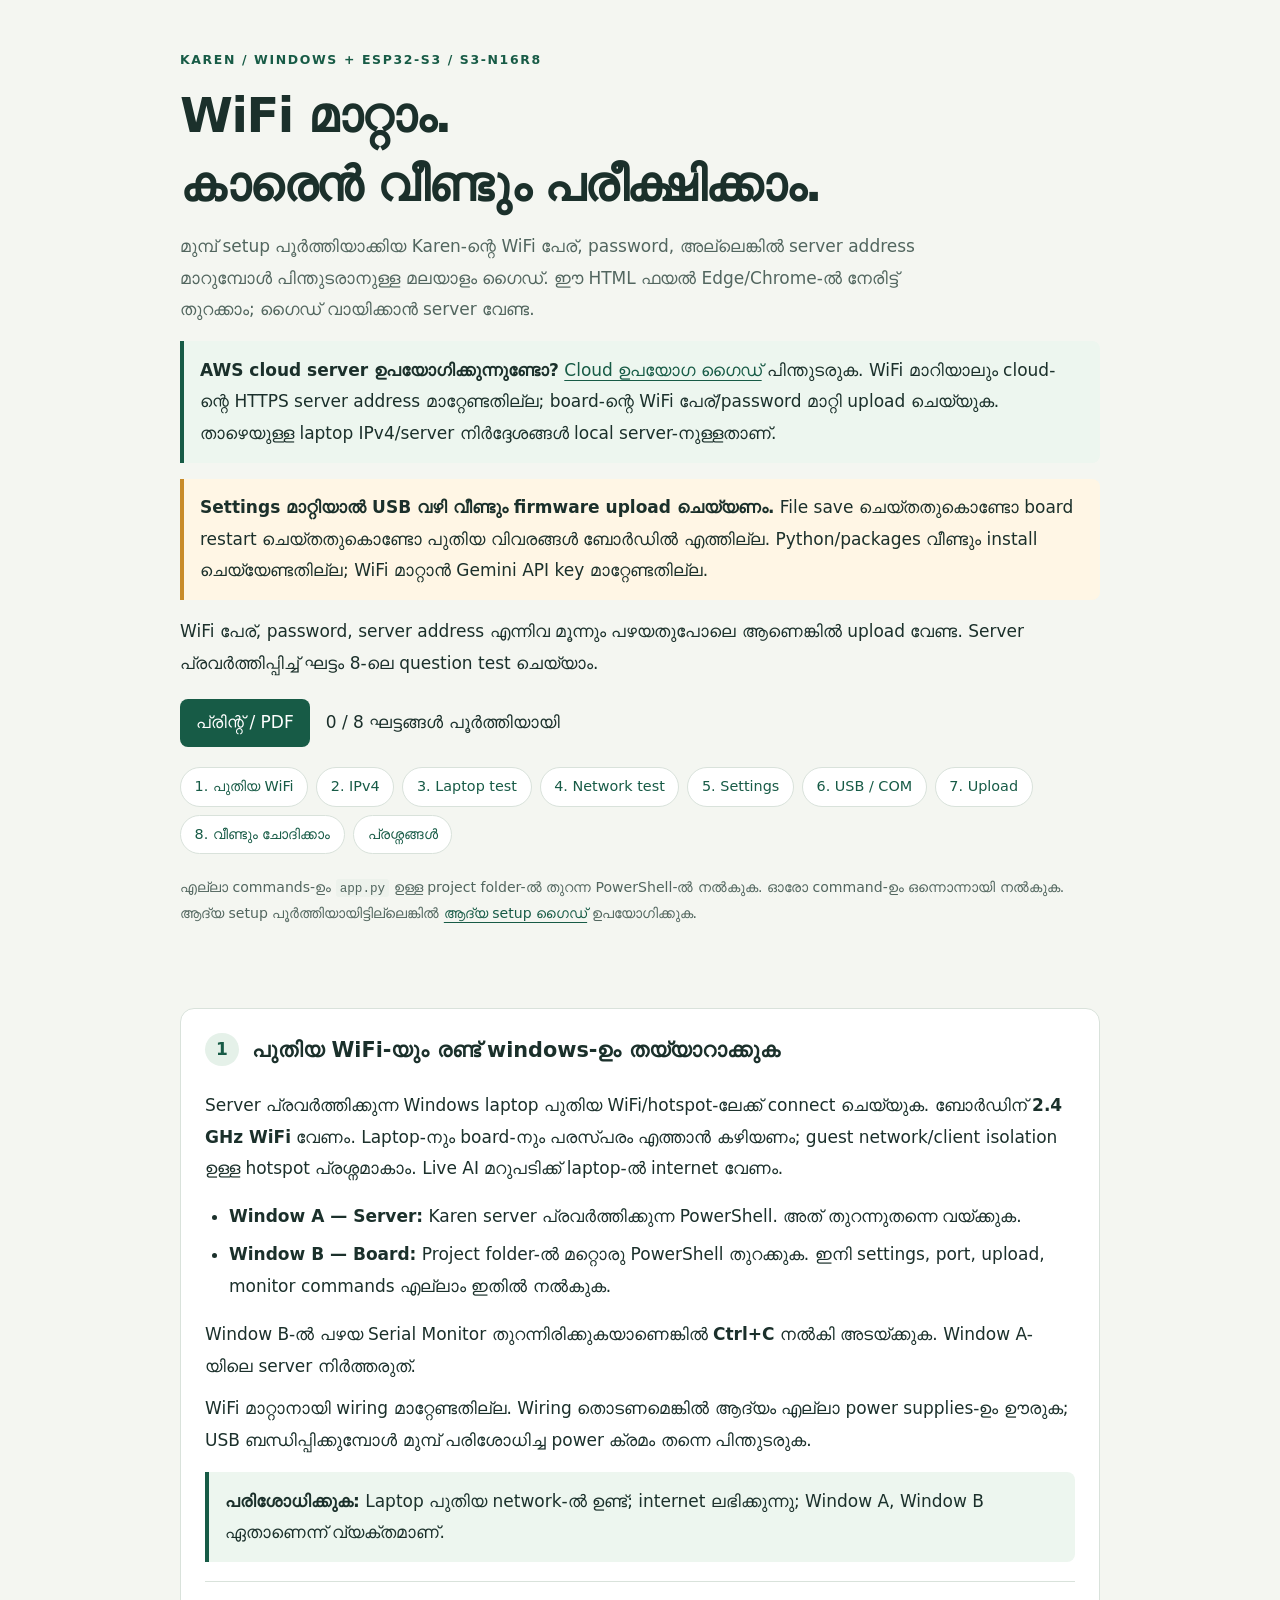
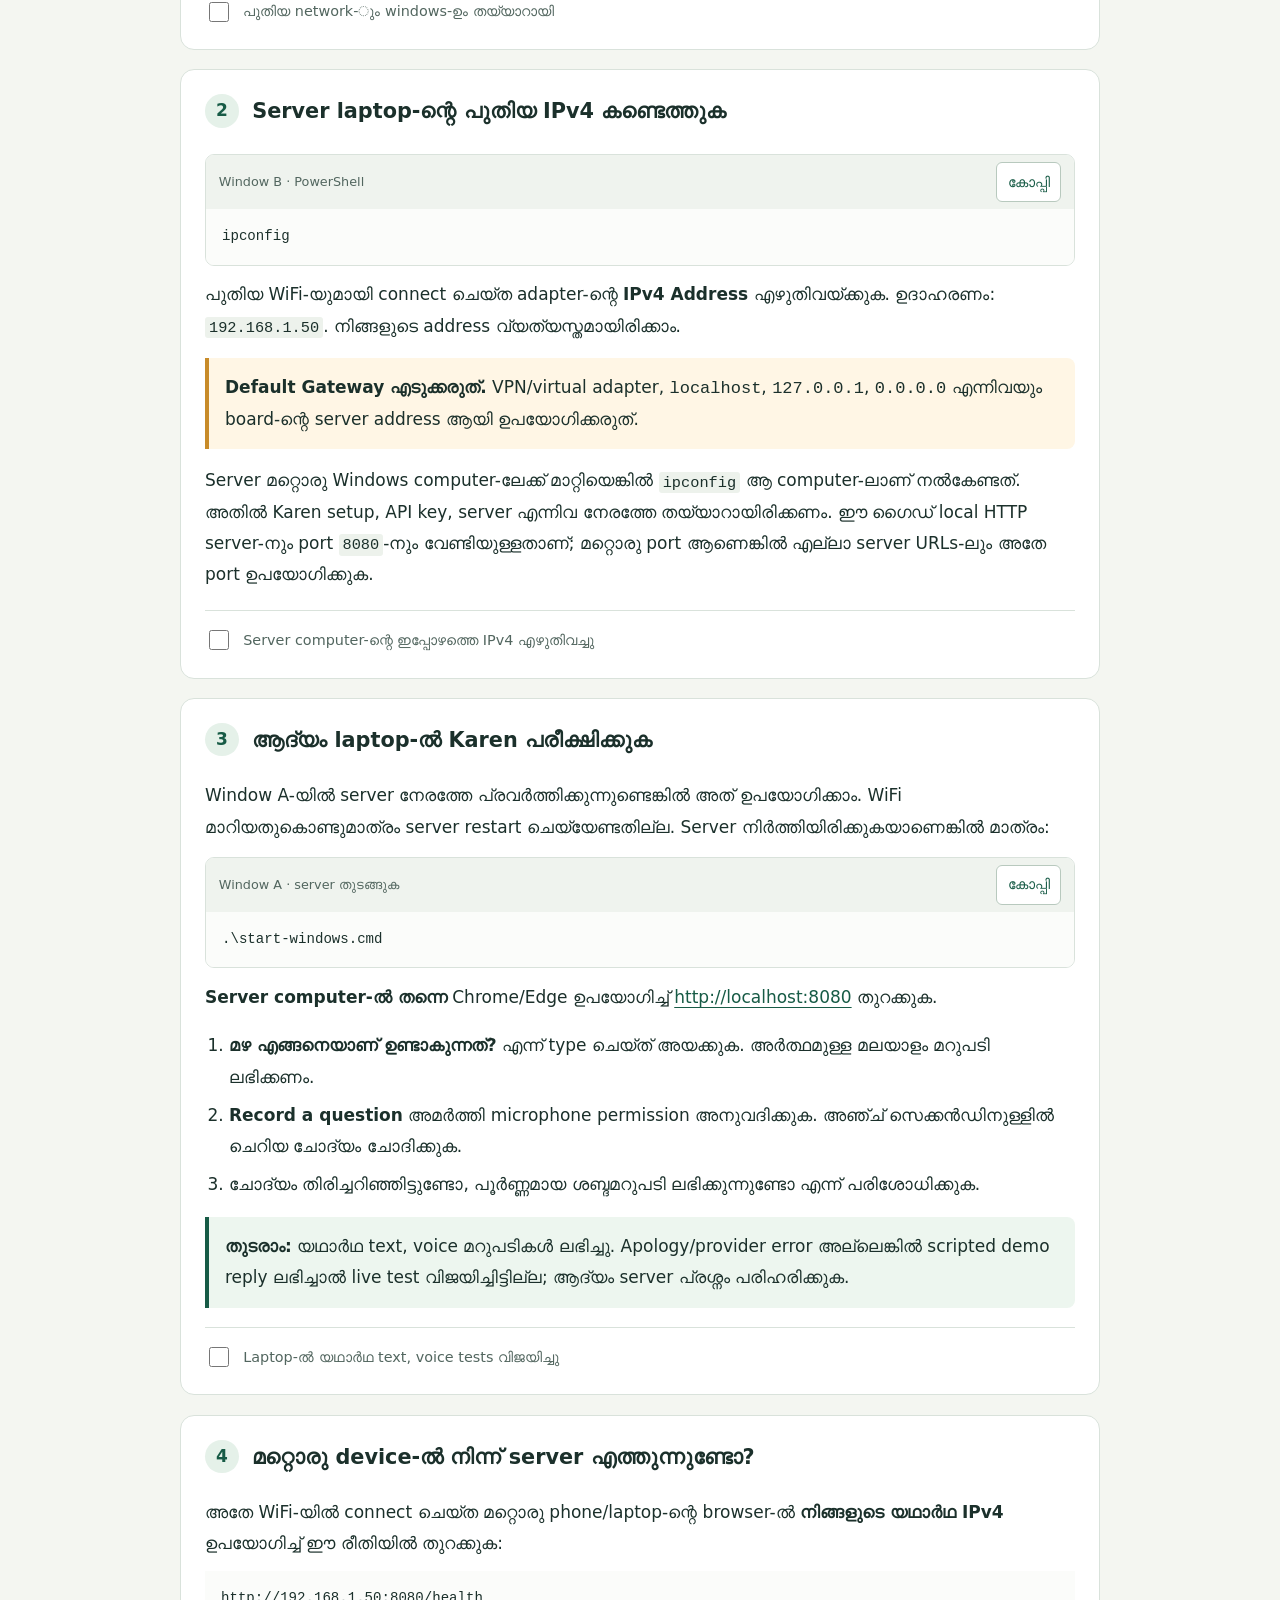
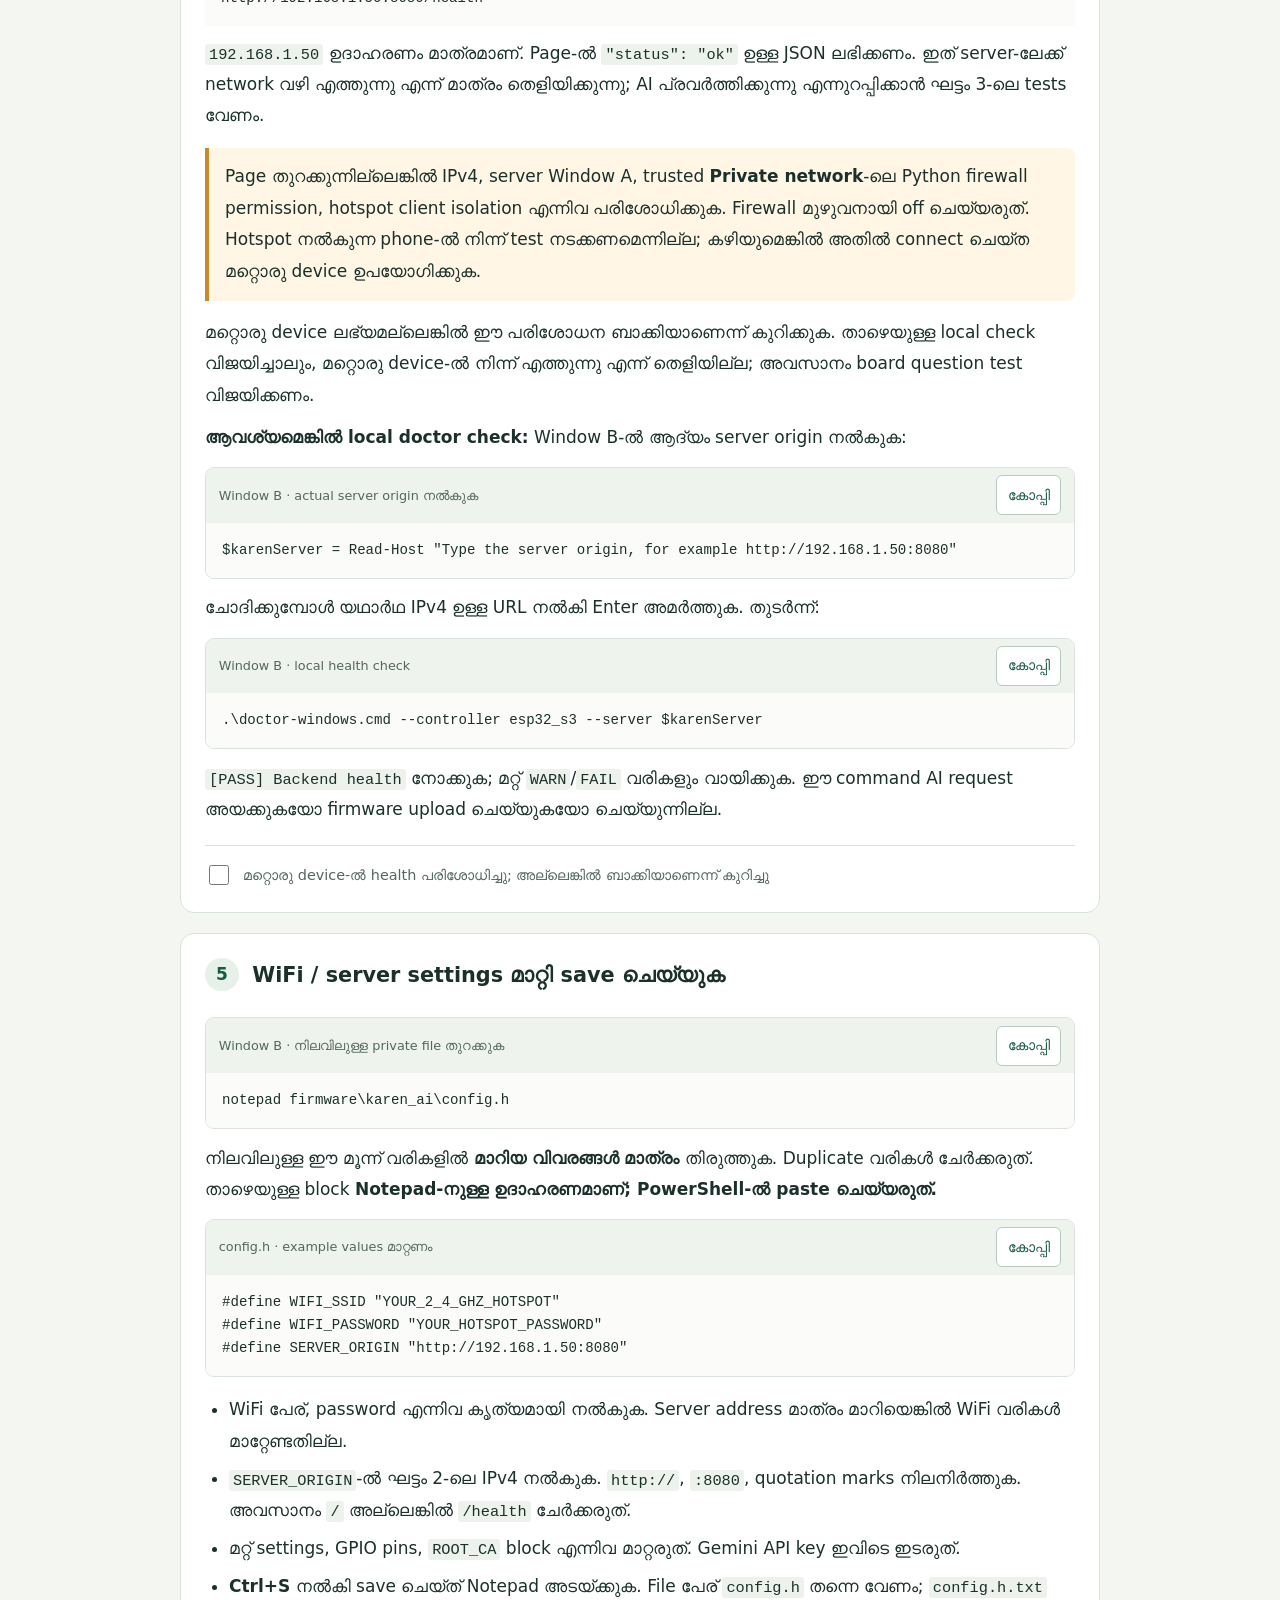
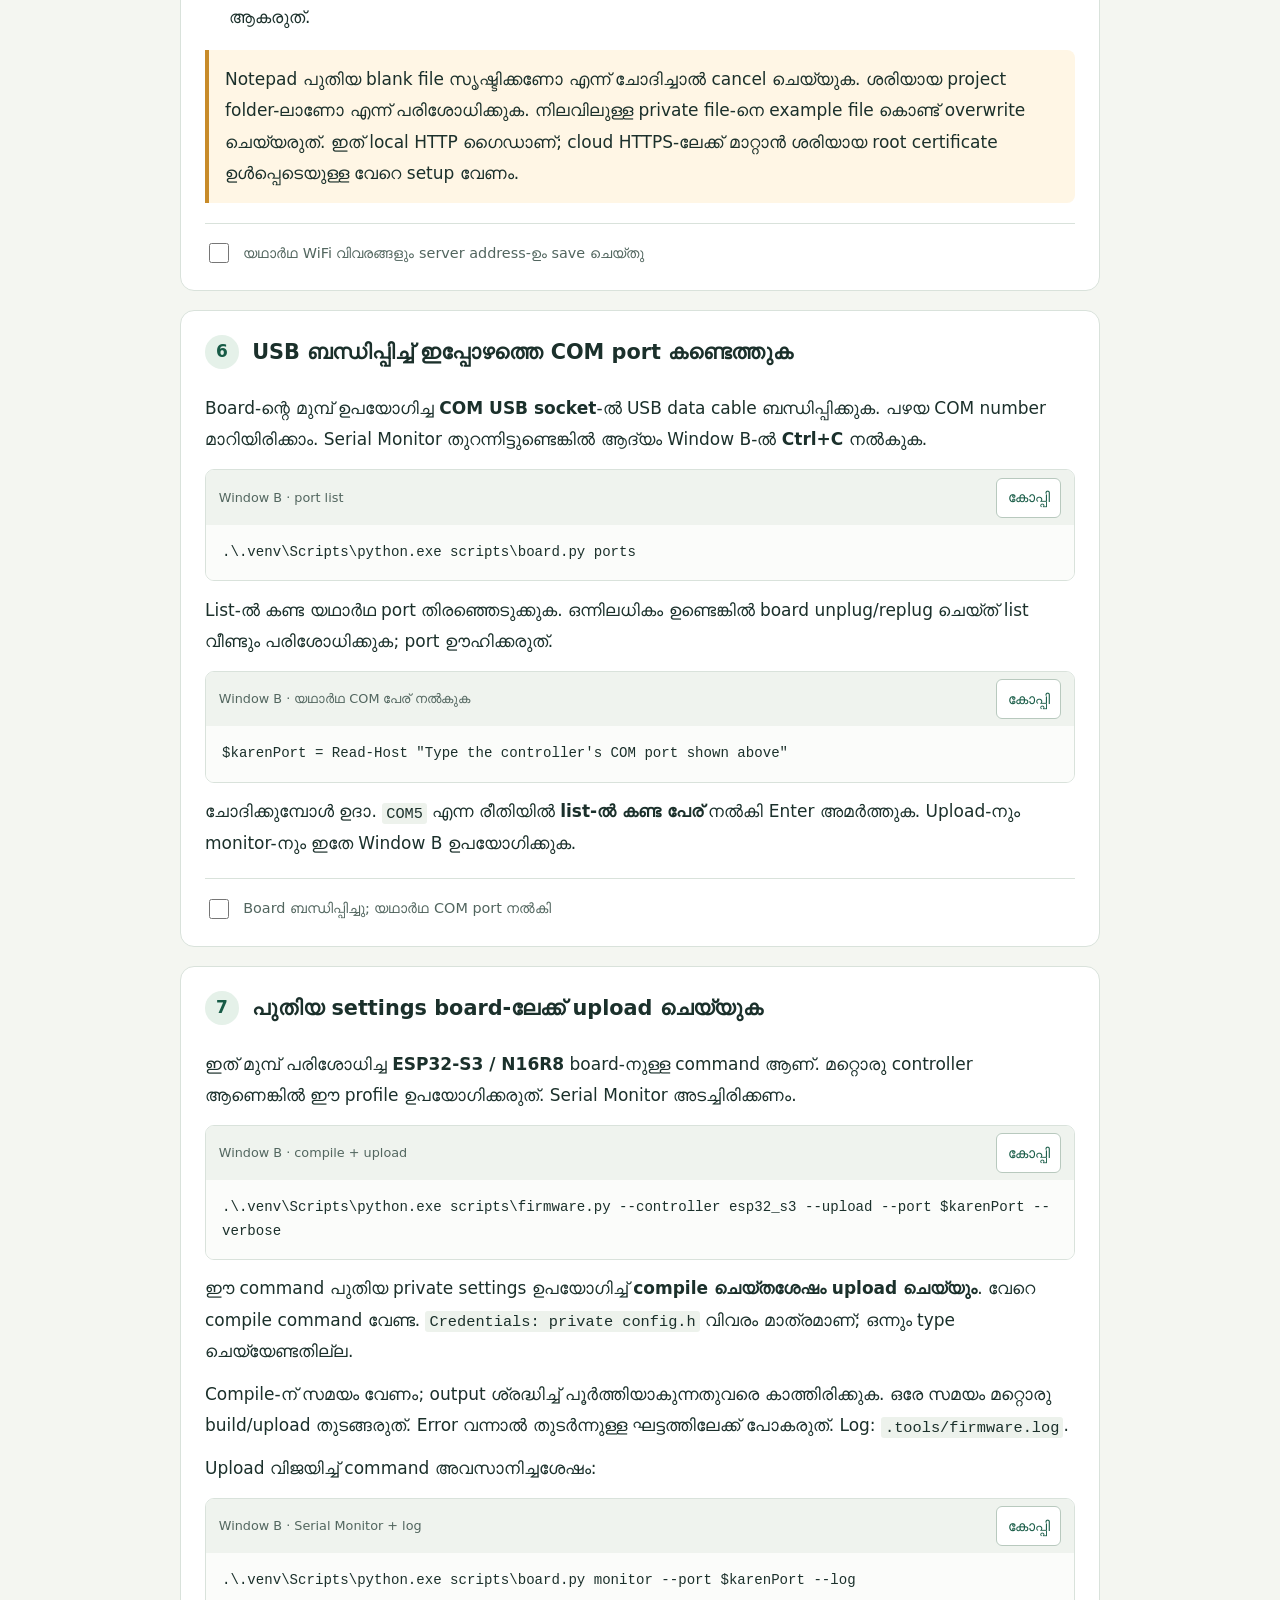
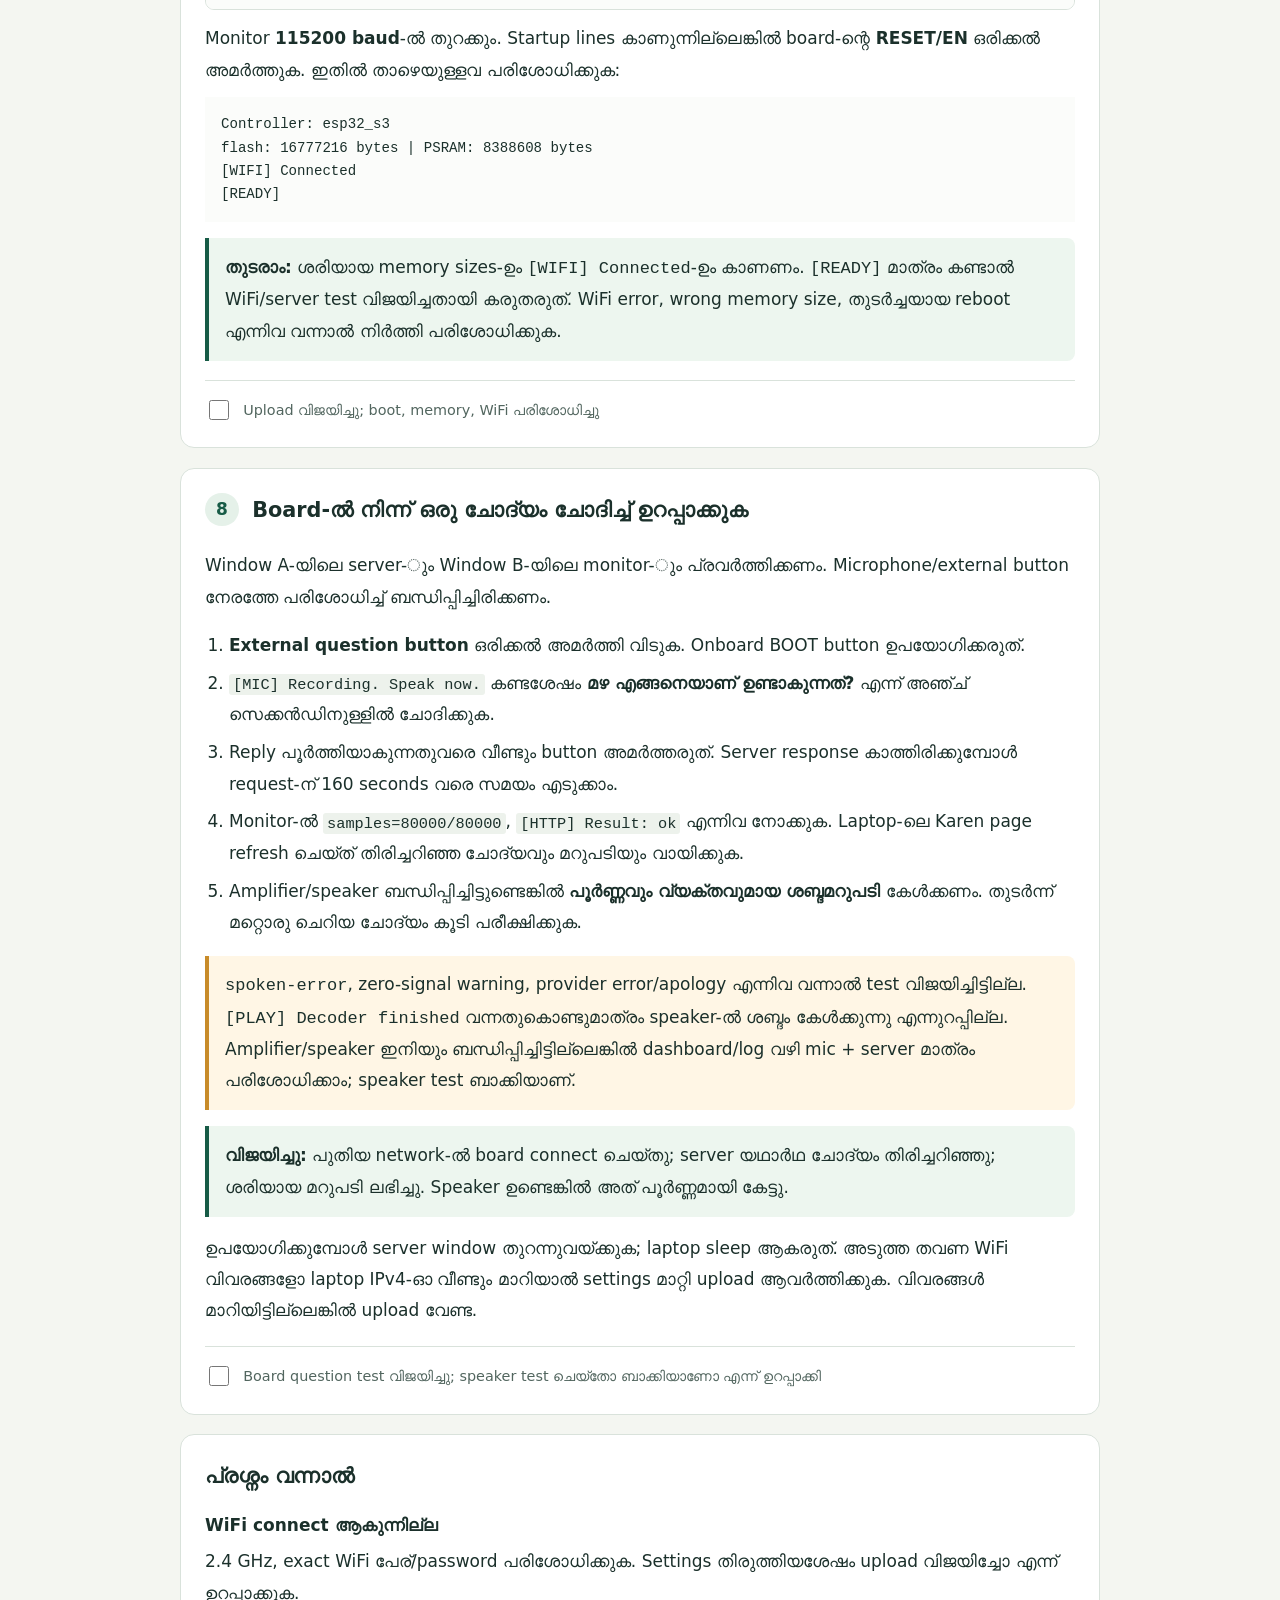
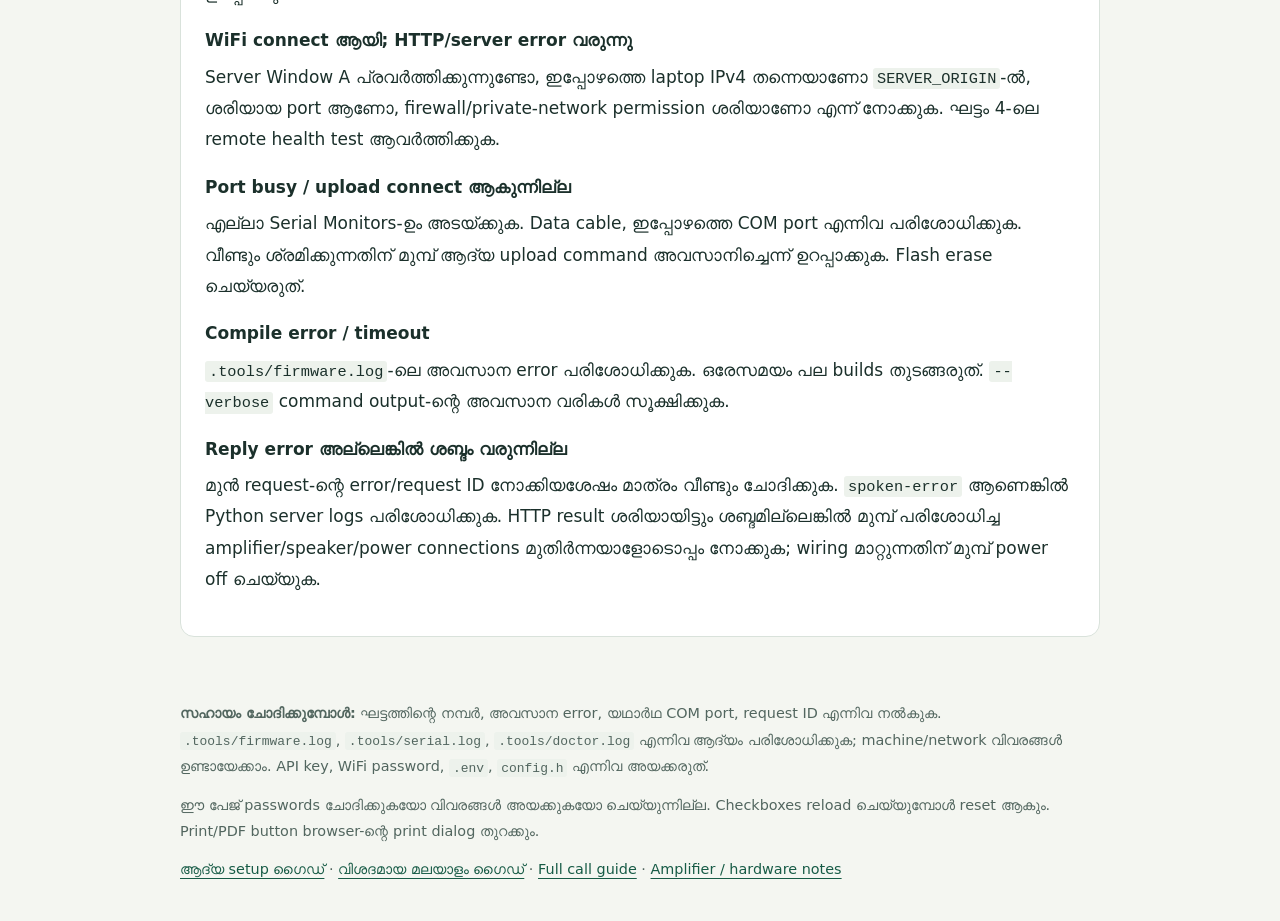
<file: docs/windows-wifi-change-malayalam.html>
<!doctype html>
<html lang="ml">
<head>
  <meta charset="utf-8">
  <meta name="viewport" content="width=device-width, initial-scale=1">
  <meta name="description" content="Karen AI-യുടെ WiFi അല്ലെങ്കിൽ server address മാറ്റാനും Windows + ESP32-S3 ഉപയോഗിച്ച് വീണ്ടും പരീക്ഷിക്കാനുമുള്ള മലയാളം ഗൈഡ്.">
  <title>Karen — WiFi മാറ്റി വീണ്ടും പരീക്ഷിക്കാം</title>
  <style>
    :root{color-scheme:light;--ink:#1b302b;--muted:#52665f;--green:#175b46;--line:#d9e2db;--paper:#fff;--bg:#f4f6f1}
    *{box-sizing:border-box}html{scroll-behavior:smooth;scroll-padding-top:1.5rem}
    body{margin:0;background:var(--bg);color:var(--ink);font-family:"Nirmala UI",Kartika,"Noto Sans Malayalam",system-ui,sans-serif;font-size:17px;line-height:1.85}
    a{color:var(--green);text-underline-offset:4px}button,input{font:inherit}button,a,input{touch-action:manipulation}
    button{cursor:pointer}button:focus-visible,a:focus-visible,input:focus-visible{outline:3px solid #d58616;outline-offset:4px}
    .skip{position:absolute;left:1rem;top:-6rem;padding:.7rem;background:white}.skip:focus{top:1rem}
    header,main,footer{max-width:960px;margin:auto;padding:2rem 1.25rem}header{padding-top:3rem;padding-bottom:1rem}
    .eyebrow{font-family:system-ui,sans-serif;font-size:.78rem;letter-spacing:.13em;font-weight:750;color:var(--green)}
    h1{font-size:clamp(1.8rem,5vw,3rem);line-height:1.45;letter-spacing:-.03em;margin:.6rem 0}h2{font-size:1.3rem;line-height:1.65;margin:0 0 .75rem}
    p{margin:.7rem 0}strong{font-weight:750}.lead{max-width:760px;color:var(--muted)}
    .tools{display:flex;align-items:center;gap:1rem;flex-wrap:wrap;margin:1.25rem 0}.tools button{background:var(--green);border:0;color:white;border-radius:8px;padding:.5rem 1rem}
    nav{display:flex;gap:.5rem;flex-wrap:wrap;margin:1.2rem 0}nav a{border:1px solid var(--line);background:white;border-radius:30px;padding:.35rem .85rem;text-decoration:none;font-size:.9rem}
    main{padding-top:0}.step{background:var(--paper);border:1px solid var(--line);border-radius:14px;margin:1.2rem 0;padding:1.5rem}
    .step-heading{display:flex;align-items:flex-start;gap:.85rem}.number{flex:none;display:grid;place-items:center;width:2.1rem;height:2.1rem;background:#e5f1e9;color:var(--green);border-radius:50%;font-family:system-ui,sans-serif;font-weight:750}
    .notice{border-left:4px solid #c88b29;background:#fff6e5;padding:.85rem 1rem;border-radius:0 8px 8px 0;margin:1rem 0}
    .go{border-left:4px solid var(--green);background:#edf6ef;padding:.85rem 1rem;border-radius:0 8px 8px 0;margin:1rem 0}
    .command{border:1px solid var(--line);border-radius:9px;overflow:hidden;margin:.85rem 0}
    .command-head{display:flex;justify-content:space-between;gap:.7rem;align-items:center;background:#eff3ee;padding:.45rem .8rem;font-size:.8rem;color:var(--muted)}
    .copy{flex:none;border:1px solid #b8c9be;background:white;color:var(--green);border-radius:6px;padding:.3rem .65rem;font-size:.85rem;min-height:40px}
    pre{margin:0;padding:1rem;background:#fbfcfa;white-space:pre-wrap;overflow-wrap:anywhere;line-height:1.65;font-size:.88rem}
    code{font-family:Consolas,"Cascadia Code",ui-monospace,monospace}p code,li code,dd code{background:#edf2ec;padding:.1rem .25rem;border-radius:3px;overflow-wrap:anywhere;font-size:.9em}
    ul,ol{padding-left:1.5rem}li{margin:.4rem 0}.done{display:flex;align-items:center;gap:.7rem;margin-top:1.2rem;padding-top:1rem;border-top:1px solid var(--line);color:var(--muted);font-size:.9rem}.done input{flex:none;width:20px;height:20px;accent-color:var(--green)}
    .step.complete{border-color:#6f9e81}dt{font-weight:750;margin-top:1rem}dd{margin:.3rem 0 1rem}
    footer{padding-top:0;color:var(--muted);font-size:.9rem}.status{font-size:.85rem;color:var(--green);min-height:1.5rem}.small{font-size:.88rem;color:var(--muted)}
    @media(max-width:520px){body{font-size:16px}.step{padding:1rem}header,main,footer{padding-left:.8rem;padding-right:.8rem}.command-head{padding:.45rem .6rem}pre{padding:.8rem}}
    @media(prefers-reduced-motion:reduce){html{scroll-behavior:auto}}
    @media print{body{background:white;font-size:11pt}header,main,footer{max-width:none;padding:.5rem}nav,.tools,.copy,.done,.status,.skip{display:none}.step{border-radius:0;break-inside:auto;margin:.75rem 0;padding:1rem}.command,.notice,.go{break-inside:avoid}h2,dt{break-after:avoid}a{color:inherit}pre{font-size:9pt}}
  </style>
</head>
<body>
<a class="skip" href="#guide">നിർദ്ദേശങ്ങളിലേക്ക് പോകുക</a>
<header>
  <div class="eyebrow">KAREN / WINDOWS + ESP32-S3 / S3-N16R8</div>
  <h1>WiFi മാറ്റാം.<br>കാരെൻ വീണ്ടും പരീക്ഷിക്കാം.</h1>
  <p class="lead">മുമ്പ് setup പൂർത്തിയാക്കിയ Karen-ന്റെ WiFi പേര്, password, അല്ലെങ്കിൽ server address മാറുമ്പോൾ പിന്തുടരാനുള്ള മലയാളം ഗൈഡ്. ഈ HTML ഫയൽ Edge/Chrome-ൽ നേരിട്ട് തുറക്കാം; ഗൈഡ് വായിക്കാൻ server വേണ്ട.</p>
  <div class="go"><strong>AWS cloud server ഉപയോഗിക്കുന്നുണ്ടോ?</strong> <a href="cloud-use-malayalam.html">Cloud ഉപയോഗ ഗൈഡ്</a> പിന്തുടരുക. WiFi മാറിയാലും cloud-ന്റെ HTTPS server address മാറ്റേണ്ടതില്ല; board-ന്റെ WiFi പേര്/password മാറ്റി upload ചെയ്യുക. താഴെയുള്ള laptop IPv4/server നിർദ്ദേശങ്ങൾ local server-നുള്ളതാണ്.</div>
  <div class="notice"><strong>Settings മാറ്റിയാൽ USB വഴി വീണ്ടും firmware upload ചെയ്യണം.</strong> File save ചെയ്തതുകൊണ്ടോ board restart ചെയ്തതുകൊണ്ടോ പുതിയ വിവരങ്ങൾ ബോർഡിൽ എത്തില്ല. Python/packages വീണ്ടും install ചെയ്യേണ്ടതില്ല; WiFi മാറ്റാൻ Gemini API key മാറ്റേണ്ടതില്ല.</div>
  <p>WiFi പേര്, password, server address എന്നിവ മൂന്നും പഴയതുപോലെ ആണെങ്കിൽ upload വേണ്ട. Server പ്രവർത്തിപ്പിച്ച് ഘട്ടം 8-ലെ question test ചെയ്യാം.</p>
  <div class="tools"><button type="button" id="print">പ്രിന്റ് / PDF</button><span id="progress" aria-live="polite">0 / 8 ഘട്ടങ്ങൾ പൂർത്തിയായി</span></div>
  <nav aria-label="ഘട്ടങ്ങൾ"><a href="#step1">1. പുതിയ WiFi</a><a href="#step2">2. IPv4</a><a href="#step3">3. Laptop test</a><a href="#step4">4. Network test</a><a href="#step5">5. Settings</a><a href="#step6">6. USB / COM</a><a href="#step7">7. Upload</a><a href="#step8">8. വീണ്ടും ചോദിക്കാം</a><a href="#troubleshooting">പ്രശ്നങ്ങൾ</a></nav>
  <p class="small">എല്ലാ commands-ഉം <code>app.py</code> ഉള്ള project folder-ൽ തുറന്ന PowerShell-ൽ നൽകുക. ഓരോ command-ഉം ഒന്നൊന്നായി നൽകുക. ആദ്യ setup പൂർത്തിയായിട്ടില്ലെങ്കിൽ <a href="windows-setup-malayalam.html">ആദ്യ setup ഗൈഡ്</a> ഉപയോഗിക്കുക.</p>
  <p id="copy-status" class="status" role="status" aria-live="polite"></p>
</header>
<main id="guide">
  <section class="step" id="step1" aria-labelledby="title1">
    <div class="step-heading"><span class="number" aria-hidden="true">1</span><h2 id="title1">പുതിയ WiFi-യും രണ്ട് windows-ഉം തയ്യാറാക്കുക</h2></div>
    <p>Server പ്രവർത്തിക്കുന്ന Windows laptop പുതിയ WiFi/hotspot-ലേക്ക് connect ചെയ്യുക. ബോർഡിന് <strong>2.4 GHz WiFi</strong> വേണം. Laptop-നും board-നും പരസ്പരം എത്താൻ കഴിയണം; guest network/client isolation ഉള്ള hotspot പ്രശ്നമാകാം. Live AI മറുപടിക്ക് laptop-ൽ internet വേണം.</p>
    <ul><li><strong>Window A — Server:</strong> Karen server പ്രവർത്തിക്കുന്ന PowerShell. അത് തുറന്നുതന്നെ വയ്ക്കുക.</li><li><strong>Window B — Board:</strong> Project folder-ൽ മറ്റൊരു PowerShell തുറക്കുക. ഇനി settings, port, upload, monitor commands എല്ലാം ഇതിൽ നൽകുക.</li></ul>
    <p>Window B-ൽ പഴയ Serial Monitor തുറന്നിരിക്കുകയാണെങ്കിൽ <strong>Ctrl+C</strong> നൽകി അടയ്ക്കുക. Window A-യിലെ server നിർത്തരുത്.</p>
    <p>WiFi മാറ്റാനായി wiring മാറ്റേണ്ടതില്ല. Wiring തൊടണമെങ്കിൽ ആദ്യം എല്ലാ power supplies-ഉം ഊരുക; USB ബന്ധിപ്പിക്കുമ്പോൾ മുമ്പ് പരിശോധിച്ച power ക്രമം തന്നെ പിന്തുടരുക.</p>
    <div class="go"><strong>പരിശോധിക്കുക:</strong> Laptop പുതിയ network-ൽ ഉണ്ട്; internet ലഭിക്കുന്നു; Window A, Window B ഏതാണെന്ന് വ്യക്തമാണ്.</div>
    <label class="done"><input type="checkbox">പുതിയ network-ും windows-ഉം തയ്യാറായി</label>
  </section>
  <section class="step" id="step2" aria-labelledby="title2">
    <div class="step-heading"><span class="number" aria-hidden="true">2</span><h2 id="title2">Server laptop-ന്റെ പുതിയ IPv4 കണ്ടെത്തുക</h2></div>
    <div class="command"><div class="command-head"><span>Window B · PowerShell</span><button class="copy" type="button" data-copy="cmd-ip" aria-describedby="cmd-ip">കോപ്പി</button></div><pre><code id="cmd-ip">ipconfig</code></pre></div>
    <p>പുതിയ WiFi-യുമായി connect ചെയ്ത adapter-ന്റെ <strong>IPv4 Address</strong> എഴുതിവയ്ക്കുക. ഉദാഹരണം: <code>192.168.1.50</code>. നിങ്ങളുടെ address വ്യത്യസ്തമായിരിക്കാം.</p>
    <div class="notice"><strong>Default Gateway എടുക്കരുത്.</strong> VPN/virtual adapter, <code>localhost</code>, <code>127.0.0.1</code>, <code>0.0.0.0</code> എന്നിവയും board-ന്റെ server address ആയി ഉപയോഗിക്കരുത്.</div>
    <p>Server മറ്റൊരു Windows computer-ലേക്ക് മാറ്റിയെങ്കിൽ <code>ipconfig</code> ആ computer-ലാണ് നൽകേണ്ടത്. അതിൽ Karen setup, API key, server എന്നിവ നേരത്തേ തയ്യാറായിരിക്കണം. ഈ ഗൈഡ് local HTTP server-നും port <code>8080</code>-നും വേണ്ടിയുള്ളതാണ്; മറ്റൊരു port ആണെങ്കിൽ എല്ലാ server URLs-ലും അതേ port ഉപയോഗിക്കുക.</p>
    <label class="done"><input type="checkbox">Server computer-ന്റെ ഇപ്പോഴത്തെ IPv4 എഴുതിവച്ചു</label>
  </section>
  <section class="step" id="step3" aria-labelledby="title3">
    <div class="step-heading"><span class="number" aria-hidden="true">3</span><h2 id="title3">ആദ്യം laptop-ൽ Karen പരീക്ഷിക്കുക</h2></div>
    <p>Window A-യിൽ server നേരത്തേ പ്രവർത്തിക്കുന്നുണ്ടെങ്കിൽ അത് ഉപയോഗിക്കാം. WiFi മാറിയതുകൊണ്ടുമാത്രം server restart ചെയ്യേണ്ടതില്ല. Server നിർത്തിയിരിക്കുകയാണെങ്കിൽ മാത്രം:</p>
    <div class="command"><div class="command-head"><span>Window A · server തുടങ്ങുക</span><button class="copy" type="button" data-copy="cmd-start" aria-describedby="cmd-start">കോപ്പി</button></div><pre><code id="cmd-start">.\start-windows.cmd</code></pre></div>
    <p><strong>Server computer-ൽ തന്നെ</strong> Chrome/Edge ഉപയോഗിച്ച് <a href="http://localhost:8080" target="_blank" rel="noopener">http://localhost:8080</a> തുറക്കുക.</p>
    <ol><li><strong>മഴ എങ്ങനെയാണ് ഉണ്ടാകുന്നത്?</strong> എന്ന് type ചെയ്ത് അയക്കുക. അർത്ഥമുള്ള മലയാളം മറുപടി ലഭിക്കണം.</li><li><strong>Record a question</strong> അമർത്തി microphone permission അനുവദിക്കുക. അഞ്ച് സെക്കൻഡിനുള്ളിൽ ചെറിയ ചോദ്യം ചോദിക്കുക.</li><li>ചോദ്യം തിരിച്ചറിഞ്ഞിട്ടുണ്ടോ, പൂർണ്ണമായ ശബ്ദമറുപടി ലഭിക്കുന്നുണ്ടോ എന്ന് പരിശോധിക്കുക.</li></ol>
    <div class="go"><strong>തുടരാം:</strong> യഥാർഥ text, voice മറുപടികൾ ലഭിച്ചു. Apology/provider error അല്ലെങ്കിൽ scripted demo reply ലഭിച്ചാൽ live test വിജയിച്ചിട്ടില്ല; ആദ്യം server പ്രശ്നം പരിഹരിക്കുക.</div>
    <label class="done"><input type="checkbox">Laptop-ൽ യഥാർഥ text, voice tests വിജയിച്ചു</label>
  </section>
  <section class="step" id="step4" aria-labelledby="title4">
    <div class="step-heading"><span class="number" aria-hidden="true">4</span><h2 id="title4">മറ്റൊരു device-ൽ നിന്ന് server എത്തുന്നുണ്ടോ?</h2></div>
    <p>അതേ WiFi-യിൽ connect ചെയ്ത മറ്റൊരു phone/laptop-ന്റെ browser-ൽ <strong>നിങ്ങളുടെ യഥാർഥ IPv4</strong> ഉപയോഗിച്ച് ഈ രീതിയിൽ തുറക്കുക:</p>
    <pre><code>http://192.168.1.50:8080/health</code></pre>
    <p><code>192.168.1.50</code> ഉദാഹരണം മാത്രമാണ്. Page-ൽ <code>"status": "ok"</code> ഉള്ള JSON ലഭിക്കണം. ഇത് server-ലേക്ക് network വഴി എത്തുന്നു എന്ന് മാത്രം തെളിയിക്കുന്നു; AI പ്രവർത്തിക്കുന്നു എന്നുറപ്പിക്കാൻ ഘട്ടം 3-ലെ tests വേണം.</p>
    <div class="notice">Page തുറക്കുന്നില്ലെങ്കിൽ IPv4, server Window A, trusted <strong>Private network</strong>-ലെ Python firewall permission, hotspot client isolation എന്നിവ പരിശോധിക്കുക. Firewall മുഴുവനായി off ചെയ്യരുത്. Hotspot നൽകുന്ന phone-ൽ നിന്ന് test നടക്കണമെന്നില്ല; കഴിയുമെങ്കിൽ അതിൽ connect ചെയ്ത മറ്റൊരു device ഉപയോഗിക്കുക.</div>
    <p>മറ്റൊരു device ലഭ്യമല്ലെങ്കിൽ ഈ പരിശോധന ബാക്കിയാണെന്ന് കുറിക്കുക. താഴെയുള്ള local check വിജയിച്ചാലും, മറ്റൊരു device-ൽ നിന്ന് എത്തുന്നു എന്ന് തെളിയില്ല; അവസാനം board question test വിജയിക്കണം.</p>
    <p><strong>ആവശ്യമെങ്കിൽ local doctor check:</strong> Window B-ൽ ആദ്യം server origin നൽകുക:</p>
    <div class="command"><div class="command-head"><span>Window B · actual server origin നൽകുക</span><button class="copy" type="button" data-copy="cmd-origin" aria-describedby="cmd-origin">കോപ്പി</button></div><pre><code id="cmd-origin">$karenServer = Read-Host "Type the server origin, for example http://192.168.1.50:8080"</code></pre></div>
    <p>ചോദിക്കുമ്പോൾ യഥാർഥ IPv4 ഉള്ള URL നൽകി Enter അമർത്തുക. തുടർന്ന്:</p>
    <div class="command"><div class="command-head"><span>Window B · local health check</span><button class="copy" type="button" data-copy="cmd-doctor" aria-describedby="cmd-doctor">കോപ്പി</button></div><pre><code id="cmd-doctor">.\doctor-windows.cmd --controller esp32_s3 --server $karenServer</code></pre></div>
    <p><code>[PASS] Backend health</code> നോക്കുക; മറ്റ് <code>WARN</code>/<code>FAIL</code> വരികളും വായിക്കുക. ഈ command AI request അയക്കുകയോ firmware upload ചെയ്യുകയോ ചെയ്യുന്നില്ല.</p>
    <label class="done"><input type="checkbox">മറ്റൊരു device-ൽ health പരിശോധിച്ചു; അല്ലെങ്കിൽ ബാക്കിയാണെന്ന് കുറിച്ചു</label>
  </section>
  <section class="step" id="step5" aria-labelledby="title5">
    <div class="step-heading"><span class="number" aria-hidden="true">5</span><h2 id="title5">WiFi / server settings മാറ്റി save ചെയ്യുക</h2></div>
    <div class="command"><div class="command-head"><span>Window B · നിലവിലുള്ള private file തുറക്കുക</span><button class="copy" type="button" data-copy="cmd-config" aria-describedby="cmd-config">കോപ്പി</button></div><pre><code id="cmd-config">notepad firmware\karen_ai\config.h</code></pre></div>
    <p>നിലവിലുള്ള ഈ മൂന്ന് വരികളിൽ <strong>മാറിയ വിവരങ്ങൾ മാത്രം</strong> തിരുത്തുക. Duplicate വരികൾ ചേർക്കരുത്. താഴെയുള്ള block <strong>Notepad-നുള്ള ഉദാഹരണമാണ്; PowerShell-ൽ paste ചെയ്യരുത്.</strong></p>
    <div class="command"><div class="command-head"><span>config.h · example values മാറ്റണം</span><button class="copy" type="button" data-copy="config-example" aria-describedby="config-example">കോപ്പി</button></div><pre><code id="config-example">#define WIFI_SSID "YOUR_2_4_GHZ_HOTSPOT"
#define WIFI_PASSWORD "YOUR_HOTSPOT_PASSWORD"
#define SERVER_ORIGIN "http://192.168.1.50:8080"</code></pre></div>
    <ul><li>WiFi പേര്, password എന്നിവ കൃത്യമായി നൽകുക. Server address മാത്രം മാറിയെങ്കിൽ WiFi വരികൾ മാറ്റേണ്ടതില്ല.</li><li><code>SERVER_ORIGIN</code>-ൽ ഘട്ടം 2-ലെ IPv4 നൽകുക. <code>http://</code>, <code>:8080</code>, quotation marks നിലനിർത്തുക. അവസാനം <code>/</code> അല്ലെങ്കിൽ <code>/health</code> ചേർക്കരുത്.</li><li>മറ്റ് settings, GPIO pins, <code>ROOT_CA</code> block എന്നിവ മാറ്റരുത്. Gemini API key ഇവിടെ ഇടരുത്.</li><li><strong>Ctrl+S</strong> നൽകി save ചെയ്ത് Notepad അടയ്ക്കുക. File പേര് <code>config.h</code> തന്നെ വേണം; <code>config.h.txt</code> ആകരുത്.</li></ul>
    <div class="notice">Notepad പുതിയ blank file സൃഷ്ടിക്കണോ എന്ന് ചോദിച്ചാൽ cancel ചെയ്യുക. ശരിയായ project folder-ലാണോ എന്ന് പരിശോധിക്കുക. നിലവിലുള്ള private file-നെ example file കൊണ്ട് overwrite ചെയ്യരുത്. ഇത് local HTTP ഗൈഡാണ്; cloud HTTPS-ലേക്ക് മാറ്റാൻ ശരിയായ root certificate ഉൾപ്പെടെയുള്ള വേറെ setup വേണം.</div>
    <label class="done"><input type="checkbox">യഥാർഥ WiFi വിവരങ്ങളും server address-ഉം save ചെയ്തു</label>
  </section>
  <section class="step" id="step6" aria-labelledby="title6">
    <div class="step-heading"><span class="number" aria-hidden="true">6</span><h2 id="title6">USB ബന്ധിപ്പിച്ച് ഇപ്പോഴത്തെ COM port കണ്ടെത്തുക</h2></div>
    <p>Board-ന്റെ മുമ്പ് ഉപയോഗിച്ച <strong>COM USB socket</strong>-ൽ USB data cable ബന്ധിപ്പിക്കുക. പഴയ COM number മാറിയിരിക്കാം. Serial Monitor തുറന്നിട്ടുണ്ടെങ്കിൽ ആദ്യം Window B-ൽ <strong>Ctrl+C</strong> നൽകുക.</p>
    <div class="command"><div class="command-head"><span>Window B · port list</span><button class="copy" type="button" data-copy="cmd-ports" aria-describedby="cmd-ports">കോപ്പി</button></div><pre><code id="cmd-ports">.\.venv\Scripts\python.exe scripts\board.py ports</code></pre></div>
    <p>List-ൽ കണ്ട യഥാർഥ port തിരഞ്ഞെടുക്കുക. ഒന്നിലധികം ഉണ്ടെങ്കിൽ board unplug/replug ചെയ്ത് list വീണ്ടും പരിശോധിക്കുക; port ഊഹിക്കരുത്.</p>
    <div class="command"><div class="command-head"><span>Window B · യഥാർഥ COM പേര് നൽകുക</span><button class="copy" type="button" data-copy="cmd-port" aria-describedby="cmd-port">കോപ്പി</button></div><pre><code id="cmd-port">$karenPort = Read-Host "Type the controller's COM port shown above"</code></pre></div>
    <p>ചോദിക്കുമ്പോൾ ഉദാ. <code>COM5</code> എന്ന രീതിയിൽ <strong>list-ൽ കണ്ട പേര്</strong> നൽകി Enter അമർത്തുക. Upload-നും monitor-നും ഇതേ Window B ഉപയോഗിക്കുക.</p>
    <label class="done"><input type="checkbox">Board ബന്ധിപ്പിച്ചു; യഥാർഥ COM port നൽകി</label>
  </section>
  <section class="step" id="step7" aria-labelledby="title7">
    <div class="step-heading"><span class="number" aria-hidden="true">7</span><h2 id="title7">പുതിയ settings board-ലേക്ക് upload ചെയ്യുക</h2></div>
    <p>ഇത് മുമ്പ് പരിശോധിച്ച <strong>ESP32-S3 / N16R8</strong> board-നുള്ള command ആണ്. മറ്റൊരു controller ആണെങ്കിൽ ഈ profile ഉപയോഗിക്കരുത്. Serial Monitor അടച്ചിരിക്കണം.</p>
    <div class="command"><div class="command-head"><span>Window B · compile + upload</span><button class="copy" type="button" data-copy="cmd-upload" aria-describedby="cmd-upload">കോപ്പി</button></div><pre><code id="cmd-upload">.\.venv\Scripts\python.exe scripts\firmware.py --controller esp32_s3 --upload --port $karenPort --verbose</code></pre></div>
    <p>ഈ command പുതിയ private settings ഉപയോഗിച്ച് <strong>compile ചെയ്തശേഷം upload ചെയ്യും</strong>. വേറെ compile command വേണ്ട. <code>Credentials: private config.h</code> വിവരം മാത്രമാണ്; ഒന്നും type ചെയ്യേണ്ടതില്ല.</p>
    <p>Compile-ന് സമയം വേണം; output ശ്രദ്ധിച്ച് പൂർത്തിയാകുന്നതുവരെ കാത്തിരിക്കുക. ഒരേ സമയം മറ്റൊരു build/upload തുടങ്ങരുത്. Error വന്നാൽ തുടർന്നുള്ള ഘട്ടത്തിലേക്ക് പോകരുത്. Log: <code>.tools/firmware.log</code>.</p>
    <p>Upload വിജയിച്ച് command അവസാനിച്ചശേഷം:</p>
    <div class="command"><div class="command-head"><span>Window B · Serial Monitor + log</span><button class="copy" type="button" data-copy="cmd-monitor" aria-describedby="cmd-monitor">കോപ്പി</button></div><pre><code id="cmd-monitor">.\.venv\Scripts\python.exe scripts\board.py monitor --port $karenPort --log</code></pre></div>
    <p>Monitor <strong>115200 baud</strong>-ൽ തുറക്കും. Startup lines കാണുന്നില്ലെങ്കിൽ board-ന്റെ <strong>RESET/EN</strong> ഒരിക്കൽ അമർത്തുക. ഇതിൽ താഴെയുള്ളവ പരിശോധിക്കുക:</p>
    <pre><code>Controller: esp32_s3
flash: 16777216 bytes | PSRAM: 8388608 bytes
[WIFI] Connected
[READY]</code></pre>
    <div class="go"><strong>തുടരാം:</strong> ശരിയായ memory sizes-ഉം <code>[WIFI] Connected</code>-ഉം കാണണം. <code>[READY]</code> മാത്രം കണ്ടാൽ WiFi/server test വിജയിച്ചതായി കരുതരുത്. WiFi error, wrong memory size, തുടർച്ചയായ reboot എന്നിവ വന്നാൽ നിർത്തി പരിശോധിക്കുക.</div>
    <label class="done"><input type="checkbox">Upload വിജയിച്ചു; boot, memory, WiFi പരിശോധിച്ചു</label>
  </section>
  <section class="step" id="step8" aria-labelledby="title8">
    <div class="step-heading"><span class="number" aria-hidden="true">8</span><h2 id="title8">Board-ൽ നിന്ന് ഒരു ചോദ്യം ചോദിച്ച് ഉറപ്പാക്കുക</h2></div>
    <p>Window A-യിലെ server-ും Window B-യിലെ monitor-ും പ്രവർത്തിക്കണം. Microphone/external button നേരത്തേ പരിശോധിച്ച് ബന്ധിപ്പിച്ചിരിക്കണം.</p>
    <ol><li><strong>External question button</strong> ഒരിക്കൽ അമർത്തി വിടുക. Onboard BOOT button ഉപയോഗിക്കരുത്.</li><li><code>[MIC] Recording. Speak now.</code> കണ്ടശേഷം <strong>മഴ എങ്ങനെയാണ് ഉണ്ടാകുന്നത്?</strong> എന്ന് അഞ്ച് സെക്കൻഡിനുള്ളിൽ ചോദിക്കുക.</li><li>Reply പൂർത്തിയാകുന്നതുവരെ വീണ്ടും button അമർത്തരുത്. Server response കാത്തിരിക്കുമ്പോൾ request-ന് 160 seconds വരെ സമയം എടുക്കാം.</li><li>Monitor-ൽ <code>samples=80000/80000</code>, <code>[HTTP] Result: ok</code> എന്നിവ നോക്കുക. Laptop-ലെ Karen page refresh ചെയ്ത് തിരിച്ചറിഞ്ഞ ചോദ്യവും മറുപടിയും വായിക്കുക.</li><li>Amplifier/speaker ബന്ധിപ്പിച്ചിട്ടുണ്ടെങ്കിൽ <strong>പൂർണ്ണവും വ്യക്തവുമായ ശബ്ദമറുപടി</strong> കേൾക്കണം. തുടർന്ന് മറ്റൊരു ചെറിയ ചോദ്യം കൂടി പരീക്ഷിക്കുക.</li></ol>
    <div class="notice"><code>spoken-error</code>, zero-signal warning, provider error/apology എന്നിവ വന്നാൽ test വിജയിച്ചിട്ടില്ല. <code>[PLAY] Decoder finished</code> വന്നതുകൊണ്ടുമാത്രം speaker-ൽ ശബ്ദം കേൾക്കുന്നു എന്നുറപ്പില്ല. Amplifier/speaker ഇനിയും ബന്ധിപ്പിച്ചിട്ടില്ലെങ്കിൽ dashboard/log വഴി mic + server മാത്രം പരിശോധിക്കാം; speaker test ബാക്കിയാണ്.</div>
    <div class="go"><strong>വിജയിച്ചു:</strong> പുതിയ network-ൽ board connect ചെയ്തു; server യഥാർഥ ചോദ്യം തിരിച്ചറിഞ്ഞു; ശരിയായ മറുപടി ലഭിച്ചു. Speaker ഉണ്ടെങ്കിൽ അത് പൂർണ്ണമായി കേട്ടു.</div>
    <p>ഉപയോഗിക്കുമ്പോൾ server window തുറന്നുവയ്ക്കുക; laptop sleep ആകരുത്. അടുത്ത തവണ WiFi വിവരങ്ങളോ laptop IPv4-ഓ വീണ്ടും മാറിയാൽ settings മാറ്റി upload ആവർത്തിക്കുക. വിവരങ്ങൾ മാറിയിട്ടില്ലെങ്കിൽ upload വേണ്ട.</p>
    <label class="done"><input type="checkbox">Board question test വിജയിച്ചു; speaker test ചെയ്തോ ബാക്കിയാണോ എന്ന് ഉറപ്പാക്കി</label>
  </section>
  <section class="step" id="troubleshooting" aria-labelledby="troubleshooting-title">
    <h2 id="troubleshooting-title">പ്രശ്നം വന്നാൽ</h2>
    <dl>
      <dt>WiFi connect ആകുന്നില്ല</dt><dd>2.4 GHz, exact WiFi പേര്/password പരിശോധിക്കുക. Settings തിരുത്തിയശേഷം upload വിജയിച്ചോ എന്ന് ഉറപ്പാക്കുക.</dd>
      <dt>WiFi connect ആയി; HTTP/server error വരുന്നു</dt><dd>Server Window A പ്രവർത്തിക്കുന്നുണ്ടോ, ഇപ്പോഴത്തെ laptop IPv4 തന്നെയാണോ <code>SERVER_ORIGIN</code>-ൽ, ശരിയായ port ആണോ, firewall/private-network permission ശരിയാണോ എന്ന് നോക്കുക. ഘട്ടം 4-ലെ remote health test ആവർത്തിക്കുക.</dd>
      <dt>Port busy / upload connect ആകുന്നില്ല</dt><dd>എല്ലാ Serial Monitors-ഉം അടയ്ക്കുക. Data cable, ഇപ്പോഴത്തെ COM port എന്നിവ പരിശോധിക്കുക. വീണ്ടും ശ്രമിക്കുന്നതിന് മുമ്പ് ആദ്യ upload command അവസാനിച്ചെന്ന് ഉറപ്പാക്കുക. Flash erase ചെയ്യരുത്.</dd>
      <dt>Compile error / timeout</dt><dd><code>.tools/firmware.log</code>-ലെ അവസാന error പരിശോധിക്കുക. ഒരേസമയം പല builds തുടങ്ങരുത്. <code>--verbose</code> command output-ന്റെ അവസാന വരികൾ സൂക്ഷിക്കുക.</dd>
      <dt>Reply error അല്ലെങ്കിൽ ശബ്ദം വരുന്നില്ല</dt><dd>മുൻ request-ന്റെ error/request ID നോക്കിയശേഷം മാത്രം വീണ്ടും ചോദിക്കുക. <code>spoken-error</code> ആണെങ്കിൽ Python server logs പരിശോധിക്കുക. HTTP result ശരിയായിട്ടും ശബ്ദമില്ലെങ്കിൽ മുമ്പ് പരിശോധിച്ച amplifier/speaker/power connections മുതിർന്നയാളോടൊപ്പം നോക്കുക; wiring മാറ്റുന്നതിന് മുമ്പ് power off ചെയ്യുക.</dd>
    </dl>
  </section>
</main>
<footer>
  <p><strong>സഹായം ചോദിക്കുമ്പോൾ:</strong> ഘട്ടത്തിന്റെ നമ്പർ, അവസാന error, യഥാർഥ COM port, request ID എന്നിവ നൽകുക. <code>.tools/firmware.log</code>, <code>.tools/serial.log</code>, <code>.tools/doctor.log</code> എന്നിവ ആദ്യം പരിശോധിക്കുക; machine/network വിവരങ്ങൾ ഉണ്ടായേക്കാം. API key, WiFi password, <code>.env</code>, <code>config.h</code> എന്നിവ അയക്കരുത്.</p>
  <p>ഈ പേജ് passwords ചോദിക്കുകയോ വിവരങ്ങൾ അയക്കുകയോ ചെയ്യുന്നില്ല. Checkboxes reload ചെയ്യുമ്പോൾ reset ആകും. Print/PDF button browser-ന്റെ print dialog തുറക്കും.</p>
  <p><a href="windows-setup-malayalam.html">ആദ്യ setup ഗൈഡ്</a> · <a href="../READMEMALAYALAM.md">വിശദമായ മലയാളം ഗൈഡ്</a> · <a href="FIRST_CALL_WINDOWS.md">Full call guide</a> · <a href="HARDWARE.md">Amplifier / hardware notes</a></p>
</footer>
<script>
  'use strict';
  document.getElementById('print').addEventListener('click', () => window.print());
  const checklist = document.querySelectorAll('.done input');
  checklist.forEach(input => input.addEventListener('change', () => {
    input.closest('.step').classList.toggle('complete', input.checked);
    const count = document.querySelectorAll('.done input:checked').length;
    document.getElementById('progress').textContent = `${count} / ${checklist.length} ഘട്ടങ്ങൾ പൂർത്തിയായി`;
  }));
  const copyFeedbackTimers = new WeakMap();
  let copyStatusTimer;
  document.querySelectorAll('[data-copy]').forEach(button => button.addEventListener('click', async () => {
    const code = document.getElementById(button.dataset.copy);
    const text = code.textContent;
    let copied = false;
    try {
      if (navigator.clipboard && window.isSecureContext) {
        await navigator.clipboard.writeText(text);
        copied = true;
      }
    } catch (_) { /* File/permission restrictions: try the local fallback. */ }
    if (!copied) {
      const area = document.createElement('textarea');
      area.value = text;
      area.setAttribute('aria-label', 'Copy command');
      area.style.cssText = 'position:fixed;top:0;left:0;width:1px;height:1px;opacity:0';
      document.body.appendChild(area);
      area.focus(); area.select();
      try { copied = document.execCommand('copy'); } catch (_) { copied = false; }
      area.remove();
    }
    if (!copied) {
      const range = document.createRange(); range.selectNodeContents(code);
      const selection = window.getSelection(); selection.removeAllRanges(); selection.addRange(range);
    }
    button.textContent = copied ? 'കോപ്പി ചെയ്തു' : 'Ctrl+C നൽകുക';
    document.getElementById('copy-status').textContent = copied
      ? 'കോപ്പി ചെയ്തു. സൂചിപ്പിച്ച window-ൽ ഈ command മാത്രം paste ചെയ്യുക.'
      : 'Text തിരഞ്ഞെടുത്തു. Ctrl+C ഉപയോഗിച്ച് കോപ്പി ചെയ്യുക.';
    clearTimeout(copyFeedbackTimers.get(button));
    copyFeedbackTimers.set(button, setTimeout(() => {
      button.textContent = 'കോപ്പി';
      copyFeedbackTimers.delete(button);
    }, 4000));
    clearTimeout(copyStatusTimer);
    copyStatusTimer = setTimeout(() => {
      document.getElementById('copy-status').textContent = '';
    }, 4000);
    if (copied) button.focus({preventScroll:true});
  }));
</script>
</body>
</html>
</file>
